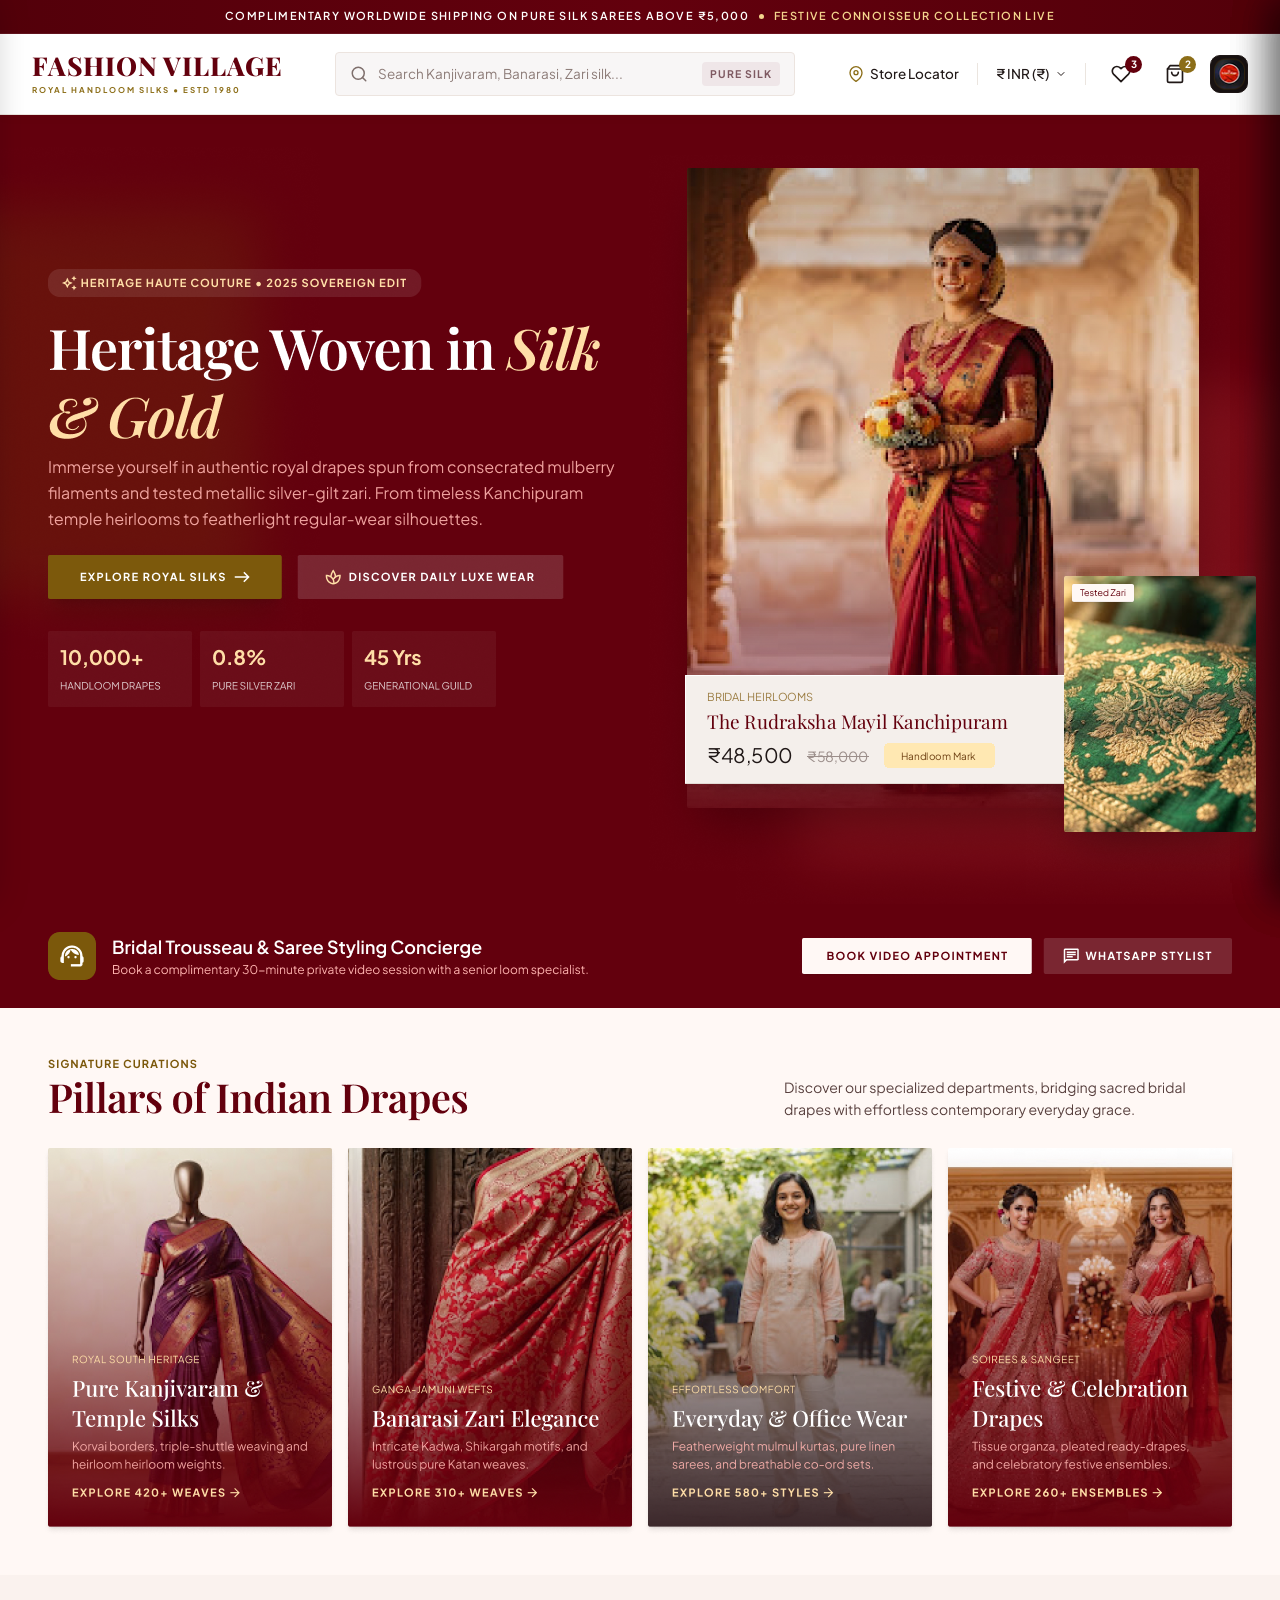
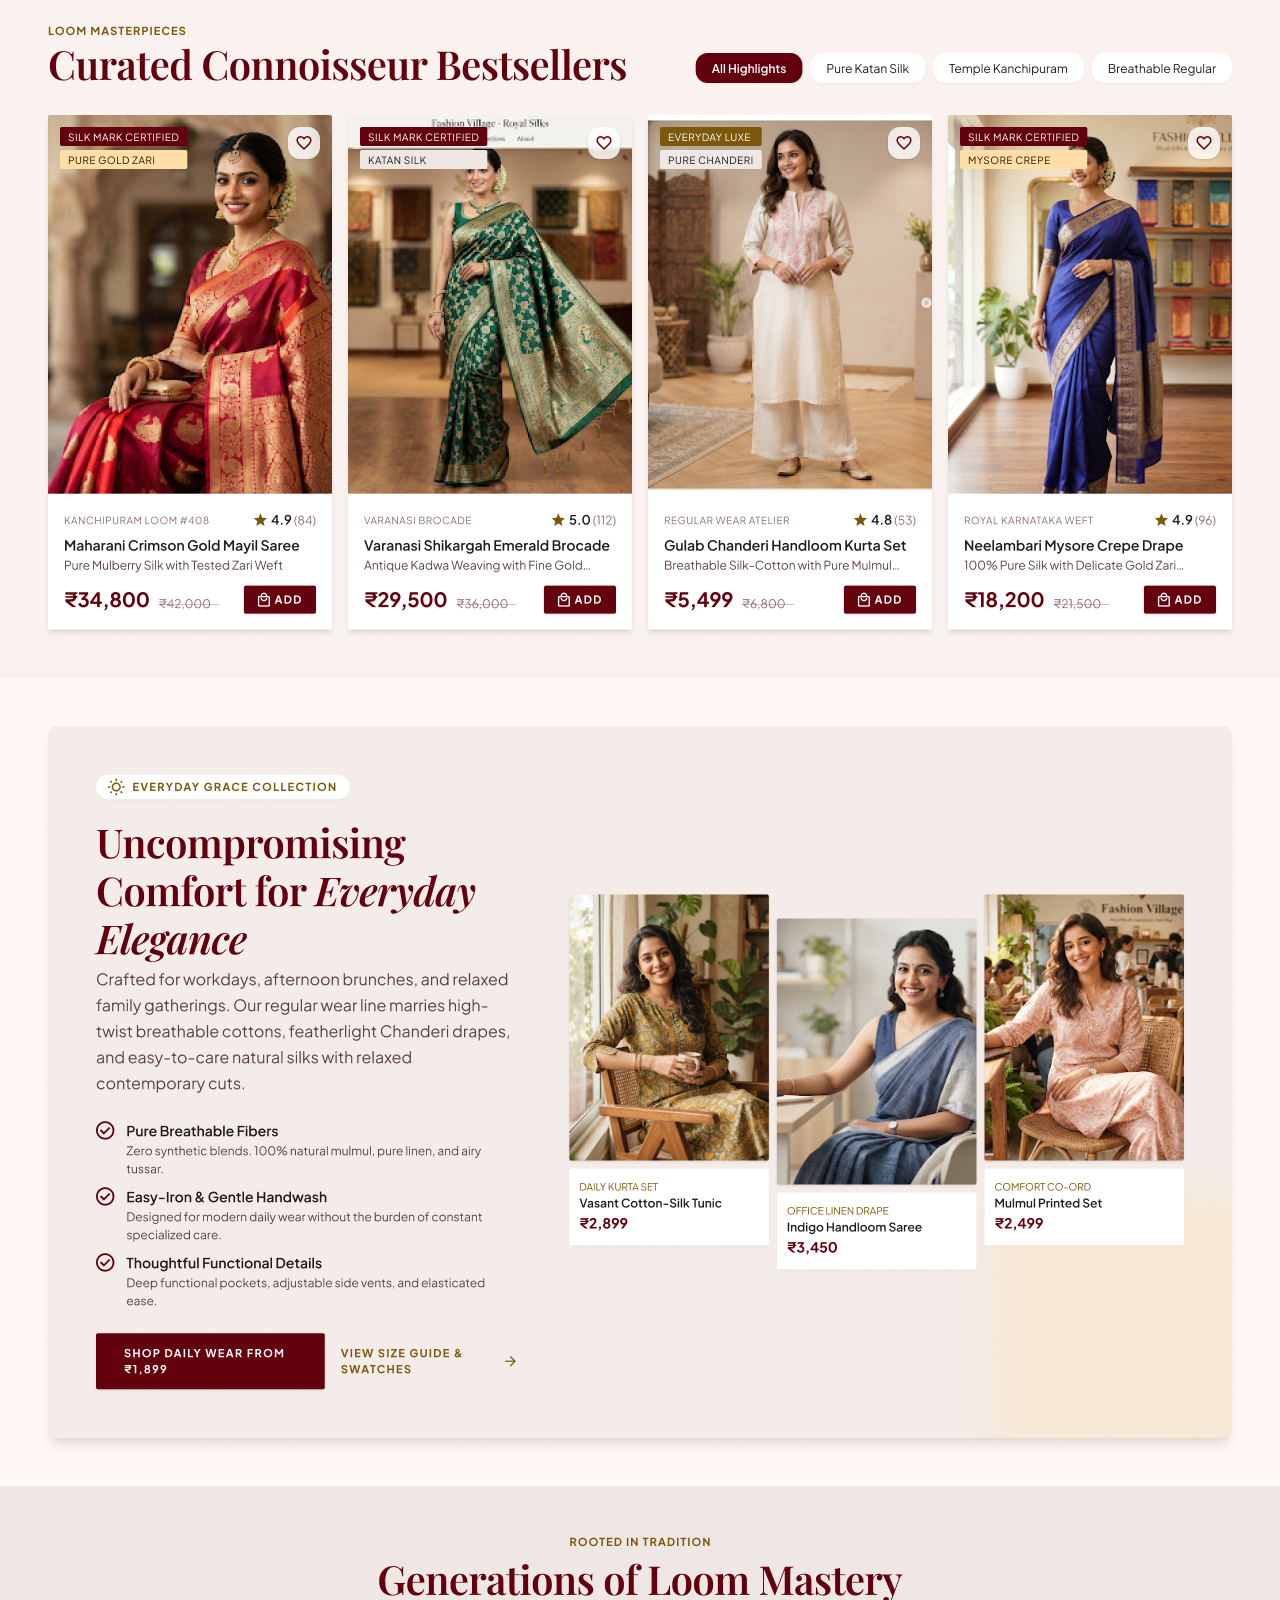
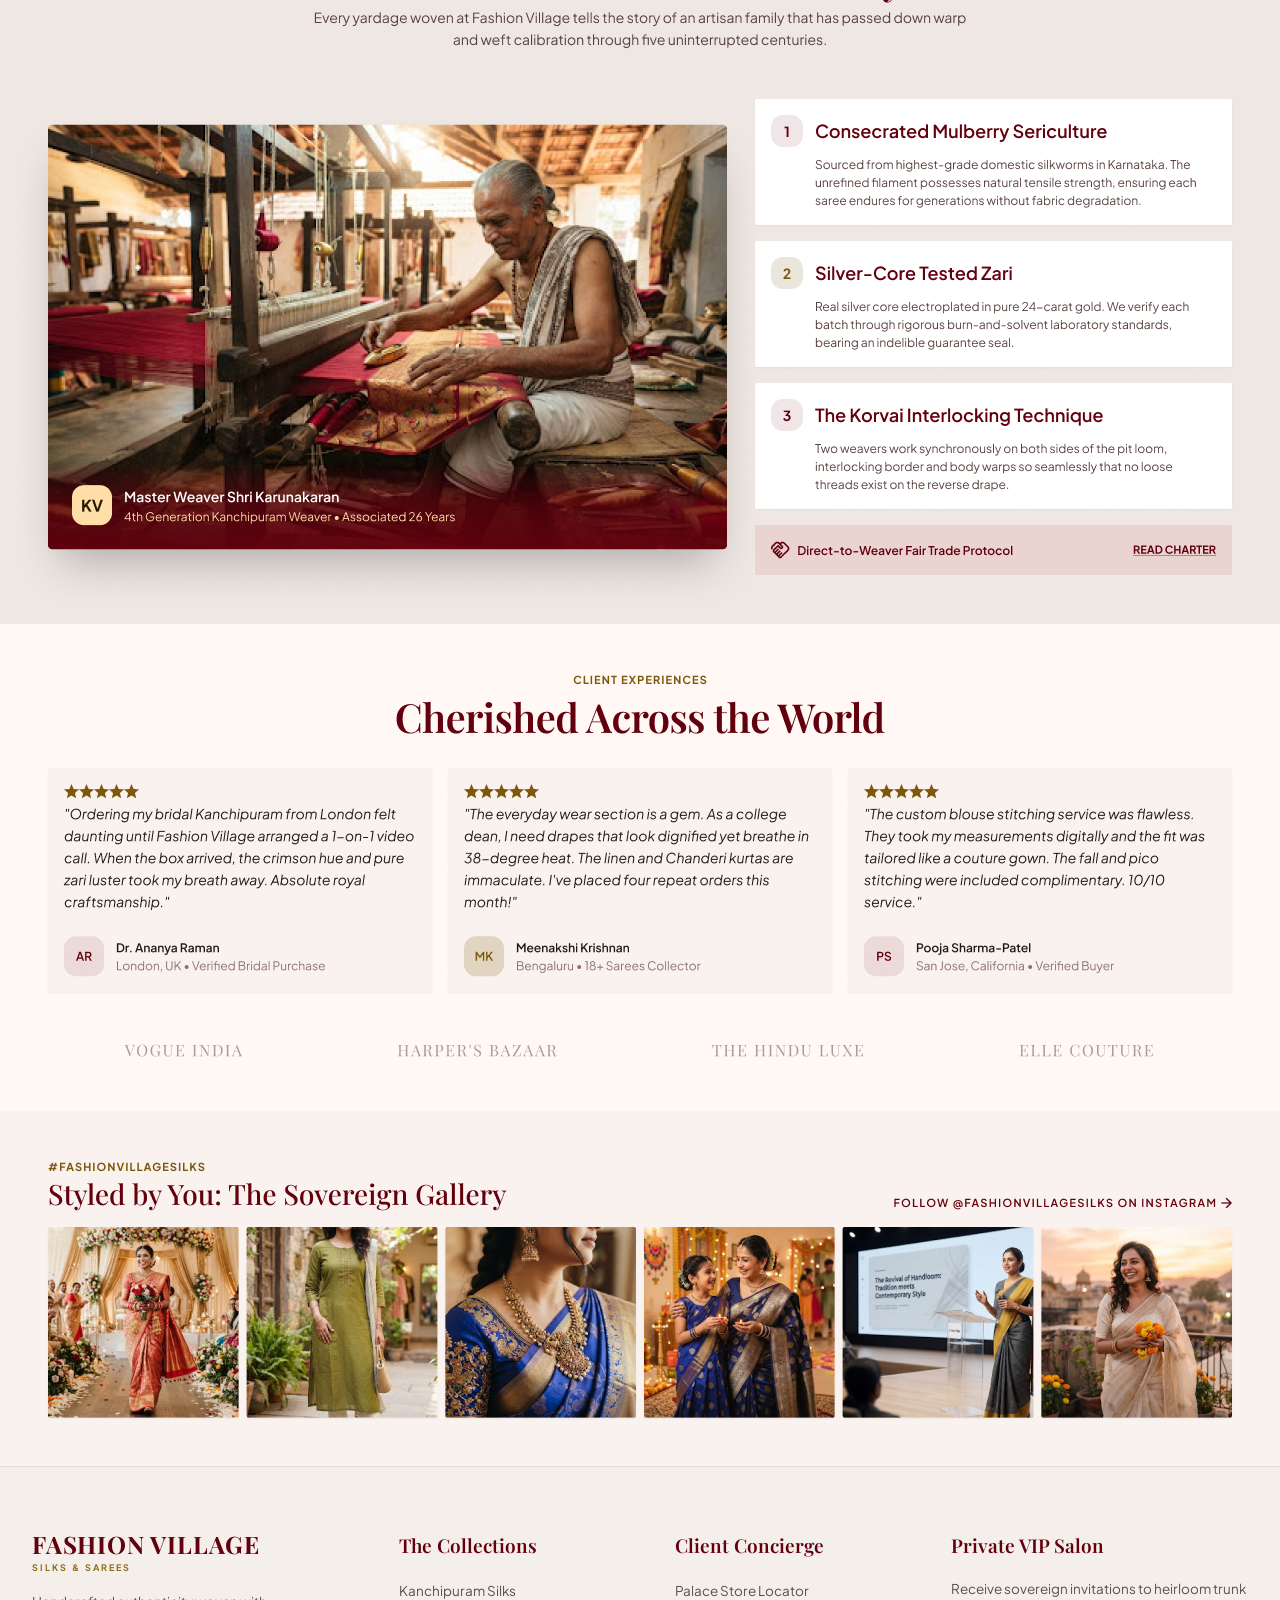
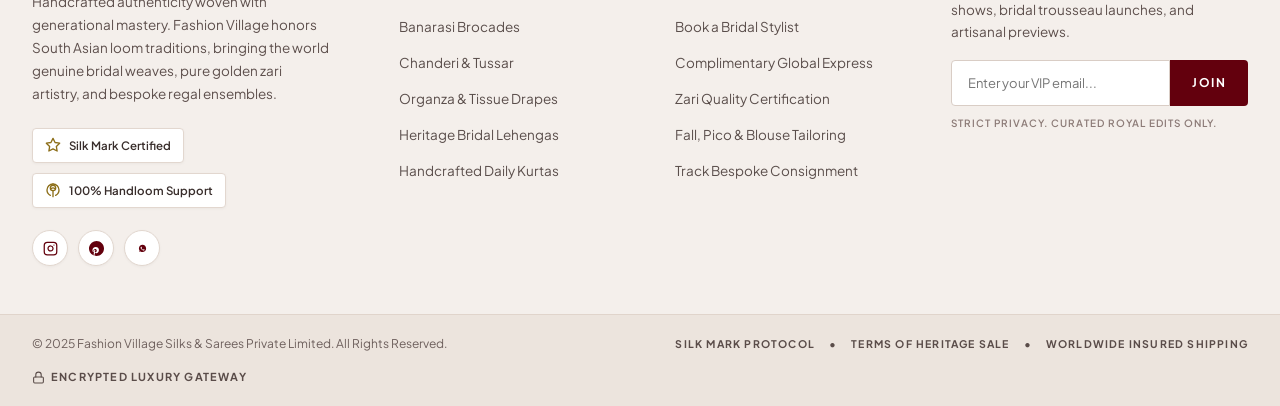
<file: index.html>
<!DOCTYPE html>
<html lang="en">
<head>
  <meta charset="UTF-8">
  <meta name="viewport" content="width=device-width, initial-scale=1.0">
  <title>Fashion Village | Heritage Weaves, Royal Silks &amp; Sovereign Drapes</title>
  <meta name="description" content="Immerse yourself in authentic royal drapes spun from consecrated mulberry filaments and tested metallic silver-gilt zari. Kanchipuram, Banarasi, and daily luxe heirlooms.">
  
  <!-- Fonts -->
  <link rel="preconnect" href="https://fonts.googleapis.com">
  <link rel="preconnect" href="https://fonts.gstatic.com" crossorigin>
  <link href="https://fonts.googleapis.com/css2?family=Cormorant+Garamond:ital,wght@0,400;0,600;0,700;1,400;1,600&family=Playfair+Display:ital,wght@0,400;0,600;0,700;1,400;1,600;1,700&family=Plus+Jakarta+Sans:wght@300;400;500;600;700&display=swap" rel="stylesheet">
  
  <link rel="stylesheet" href="css/style.css">
</head>
<body>

  <!-- =========================================================================
       0. Announcement Bar
       ========================================================================= -->
  <aside class="top-announcement-bar" role="region" aria-label="Announcements">
    <div class="announcement-text">
      <span>COMPLIMENTARY WORLDWIDE SHIPPING ON PURE SILK SAREES ABOVE &#8377;5,000</span>
      <span class="dot"></span>
      <span style="color:var(--color-gold-light);">FESTIVE CONNOISSEUR COLLECTION LIVE</span>
    </div>
  </aside>

  <!-- =========================================================================
       1. Coded Luxury Header Navigation (Crisp, Unclipped & Responsive)
       ========================================================================= -->
  <header class="site-header" id="site-header">
    <div class="header-container">
      
      <!-- Mobile Hamburger Button -->
      <button type="button" class="mobile-menu-btn" id="mobile-menu-toggle" aria-label="Open Mobile Menu">
        <svg width="24" height="24" viewBox="0 0 24 24" fill="none" stroke="currentColor" stroke-width="2" stroke-linecap="round" stroke-linejoin="round">
          <line x1="3" y1="12" x2="21" y2="12"></line>
          <line x1="3" y1="6" x2="21" y2="6"></line>
          <line x1="3" y1="18" x2="21" y2="18"></line>
        </svg>
      </button>

      <!-- Brand Logo (Pure Refined Typography) -->
      <a href="index.html" class="brand-logo" aria-label="Fashion Village Home">
        <span class="brand-name">FASHION VILLAGE</span>
        <span class="brand-sub">ROYAL HANDLOOM SILKS &bull; ESTD 1980</span>
      </a>

      <!-- Real Live Interactive Search Box -->
      <div class="search-container">
        <div class="search-bar">
          <span class="search-icon">
            <svg width="18" height="18" viewBox="0 0 24 24" fill="none" stroke="currentColor" stroke-width="2" stroke-linecap="round" stroke-linejoin="round">
              <circle cx="11" cy="11" r="8"></circle>
              <line x1="21" y1="21" x2="16.65" y2="16.65"></line>
            </svg>
          </span>
          <input type="text" id="search-input" class="search-input" placeholder="Search Kanjivaram, Banarasi, Zari silk..." autocomplete="off">
          <span class="search-pill">PURE SILK</span>
        </div>

        <!-- Autocomplete Suggestions Dropdown -->
        <div class="search-dropdown" id="search-dropdown">
          <div class="dropdown-section-title">Popular Weaves &amp; Edits</div>
          <div class="dropdown-tags">
            <span class="dropdown-tag" onclick="triggerSearch('Rudraksha Mayil Kanchipuram')">Rudraksha Mayil</span>
            <span class="dropdown-tag" onclick="triggerSearch('Banarasi Katan Kadwa')">Banarasi Kadwa</span>
            <span class="dropdown-tag" onclick="triggerSearch('Tested Zari Bridal')">Tested Zari</span>
            <span class="dropdown-tag" onclick="triggerSearch('Featherlight Linen Silk')">Everyday Grace</span>
          </div>
          <div id="search-live-results">
            <div class="dropdown-item" onclick="triggerSearch('Bridal Kanchipuram Silk')">
              <span><strong>Bridal Kanchipuram</strong> Silk Sarees</span>
              <span style="font-size:11.5px; color:#8C6E18;">120+ Weaves</span>
            </div>
            <div class="dropdown-item" onclick="triggerSearch('Varanasi Antique Jangla')">
              <span><strong>Varanasi Antique</strong> Jangla Weaves</span>
              <span style="font-size:11.5px; color:#8C6E18;">64 Weaves</span>
            </div>
          </div>
        </div>
      </div>

      <!-- Header Nav Actions (Store Locator, Currency, Wishlist, Bag, Avatar) -->
      <div class="header-nav-actions">
        <!-- Mobile Search Toggle Button -->
        <button type="button" class="icon-action-btn mobile-search-toggle-btn" id="mobile-search-toggle" title="Search Weaves">
          <svg width="18" height="18" viewBox="0 0 24 24" fill="none" stroke="currentColor" stroke-width="2" stroke-linecap="round" stroke-linejoin="round">
            <circle cx="11" cy="11" r="8"></circle>
            <line x1="21" y1="21" x2="16.65" y2="16.65"></line>
          </svg>
        </button>

        
        <!-- Store Locator (Desktop) -->
        <button type="button" class="nav-action-item" id="store-locator-btn" title="Find a Flagship Boutique">
          <svg width="16" height="16" viewBox="0 0 24 24" fill="none" stroke="#8C6E18" stroke-width="2" stroke-linecap="round" stroke-linejoin="round">
            <path d="M21 10c0 7-9 13-9 13s-9-6-9-13a9 9 0 0 1 18 0z"></path>
            <circle cx="12" cy="10" r="3"></circle>
          </svg>
          <span>Store Locator</span>
        </button>

        <span class="header-v-divider"></span>

        <!-- Currency Switcher (Desktop) -->
        <div style="position: relative;">
          <button type="button" class="nav-action-item" id="currency-selector-btn" aria-haspopup="true">
            <span id="current-currency-label">&#8377; INR (&#8377;)</span>
            <svg width="12" height="12" viewBox="0 0 24 24" fill="none" stroke="currentColor" stroke-width="2" stroke-linecap="round" stroke-linejoin="round">
              <polyline points="6 9 12 15 18 9"></polyline>
            </svg>
          </button>
          <div class="currency-dropdown-box" id="currency-dropdown">
            <div class="dropdown-item currency-option" data-currency="INR">&#8377; INR (India)</div>
            <div class="dropdown-item currency-option" data-currency="USD">$ USD (United States)</div>
            <div class="dropdown-item currency-option" data-currency="EUR">&euro; EUR (Europe)</div>
            <div class="dropdown-item currency-option" data-currency="GBP">&pound; GBP (UK)</div>
            <div class="dropdown-item currency-option" data-currency="AED">AED (UAE)</div>
          </div>
        </div>

        <span class="header-v-divider"></span>

        <!-- Wishlist (3) -->
        <button type="button" class="icon-action-btn" id="wishlist-btn" title="Saved Heirlooms (3 Items)">
          <svg width="20" height="20" viewBox="0 0 24 24" fill="none" stroke="currentColor" stroke-width="2" stroke-linecap="round" stroke-linejoin="round">
            <path d="M20.84 4.61a5.5 5.5 0 0 0-7.78 0L12 5.67l-1.06-1.06a5.5 5.5 0 0 0-7.78 7.78l1.06 1.06L12 21.23l7.78-7.78 1.06-1.06a5.5 5.5 0 0 0 0-7.78z"></path>
          </svg>
          <span class="nav-counter-badge badge-maroon" id="wishlist-count">3</span>
        </button>

        <!-- Shopping Bag (2) -->
        <button type="button" class="icon-action-btn" id="cart-btn" title="Shopping Bag (2 Items)">
          <svg width="20" height="20" viewBox="0 0 24 24" fill="none" stroke="currentColor" stroke-width="2" stroke-linecap="round" stroke-linejoin="round">
            <path d="M6 2L3 6v14a2 2 0 0 0 2 2h14a2 2 0 0 0 2-2V6l-3-4z"></path>
            <line x1="3" y1="6" x2="21" y2="6"></line>
            <path d="M16 10a4 4 0 0 1-8 0"></path>
          </svg>
          <span class="nav-counter-badge badge-gold" id="cart-count">2</span>
        </button>

        <!-- VIP Avatar -->
        <button type="button" class="user-avatar-circle" title="VIP Sovereign Account" onclick="showToast('Welcome to Fashion Village Sovereign Circle')">
          <img src="assets/avatar.png" alt="VIP Member Avatar">
        </button>

      </div>

    </div>
  </header>

  <!-- Mobile Expandable Search Bar -->
  <div class="mobile-search-bar" id="mobile-search-bar">
    <div class="search-bar">
      <span class="search-icon">
        <svg width="16" height="16" viewBox="0 0 24 24" fill="none" stroke="currentColor" stroke-width="2" stroke-linecap="round" stroke-linejoin="round">
          <circle cx="11" cy="11" r="8"></circle>
          <line x1="21" y1="21" x2="16.65" y2="16.65"></line>
        </svg>
      </span>
      <input type="text" id="mobile-search-input" class="search-input" placeholder="Search Kanjivaram, Banarasi, Zari...">
    </div>
  </div>


  <!-- =========================================================================
       2. Section 1: Editorial Hero Section (assets/hero_trimmed.png)
       ========================================================================= -->
  <section class="section-bleed bleed-hero" id="hero" aria-labelledby="hero-title">
    <div class="section-frame desktop-only">
      <img src="assets/hero_trimmed.png" alt="Heritage Woven in Silk &amp; Gold - 2025 Sovereign Edit">

      <!-- Badge Hotspot -->
      <div class="hotspot" style="left: 3.75%; top: 21.5%; width: 23%; height: 4.8%; border-radius: 999px;" onclick="showToast('2025 Sovereign Edit • Hand-curated bridal drapes')"></div>

      <!-- Button 1: EXPLORE ROYAL SILKS → -->
      <a href="#categories" class="hotspot" style="left: 3.75%; top: 61.7%; width: 14.3%; height: 6.3%;" title="Explore Royal Silks">
        <span class="hotspot-tooltip">Explore 420+ Royal Silk Weaves &rarr;</span>
      </a>

      <!-- Button 2: DISCOVER DAILY LUXE WEAR -->
      <a href="everyday.html" class="hotspot" style="left: 18.8%; top: 61.7%; width: 16.3%; height: 6.3%;" title="Discover Daily Luxe Wear">
        <span class="hotspot-tooltip">View Featherlight Silhouettes &rarr;</span>
      </a>

      <!-- Stat Card 1: 10,000+ HANDLOOM DRAPES -->
      <div class="hotspot" style="left: 3.75%; top: 72.4%; width: 8.8%; height: 10.1%;" onclick="showToast('Over 10,000 consecrated handloom drapes preserved.')" title="10,000+ Handloom Drapes">
        <span class="hotspot-tooltip">10,000+ Handloom Drapes</span>
      </div>

      <!-- Stat Card 2: 0.8% PURE SILVER ZARI -->
      <div class="hotspot" style="left: 12.9%; top: 72.4%; width: 8.8%; height: 10.1%;" onclick="showToast('Certified 0.8% Pure Silver Electroplate Tested Zari.')" title="0.8% Pure Silver Zari">
        <span class="hotspot-tooltip">0.8% Tested Silver Zari</span>
      </div>

      <!-- Stat Card 3: 45 Yrs GENERATIONAL GUILD -->
      <div class="hotspot" style="left: 22.1%; top: 72.4%; width: 8.8%; height: 10.1%;" onclick="showToast('45 Years of generational weaver guild mastery.')" title="45 Yrs Generational Guild">
        <span class="hotspot-tooltip">45 Yrs Master Loom Guild</span>
      </div>

      <!-- Product Card Hotspot: "The Rudraksha Mayil Kanchipuram" -->
      <div class="hotspot hotspot-product" id="hero-product-trigger" style="left: 53.5%; top: 70.9%; width: 29.5%; height: 13.7%;" title="Click to view The Rudraksha Mayil Kanchipuram">
        <span class="hotspot-tooltip" style="bottom: auto; top: -38px;">Quick View: The Rudraksha Mayil (&#8377;48,500)</span>
      </div>

      <!-- Tested Zari Swatch Hotspot (Bottom Right) -->
      <div class="hotspot" id="hero-swatch-trigger" style="left: 83.3%; top: 64.3%; width: 14.8%; height: 26.5%;" title="Inspect Tested Zari Purity Certificate">
        <span class="hotspot-tooltip" style="bottom: auto; top: -38px;">View Tested Zari Lab Assay</span>
      </div>

    </div>

    <!-- Mobile Dedicated Luxury Hero -->
    <div class="mobile-only mobile-hero-wrapper">
      <div class="mobile-hero-img-box">
        <img src="assets/mobile/bride_clean_hero.png" alt="Heritage Royal Silk Saree - 2025 Sovereign Edit">
        <div class="mobile-hero-gradient-overlay"></div>
        <div class="mobile-hero-badge-pill">2025 SOVEREIGN EDIT</div>
      </div>
      
      <div class="mobile-hero-body">
        <span class="mobile-sub-tag">CONSECRATED MULBERRY &bull; TESTED ZARI</span>
        <h1 class="mobile-hero-title">Heritage Woven in Silk &amp; Gold</h1>
        <p class="mobile-hero-desc">
          Immerse yourself in authentic royal drapes spun from certified pure filaments and 100% lab-tested silver-gilt metallic zari.
        </p>

        <div class="mobile-hero-cta-grid">
          <a href="#categories" class="mobile-btn-primary">EXPLORE ROYAL SILKS &rarr;</a>
          <a href="concierge.html" class="mobile-btn-secondary">VIDEO CONCIERGE</a>
        </div>

        <!-- Stat Badges Row -->
        <div class="mobile-stats-row">
          <div class="mobile-stat-card">
            <div class="mobile-stat-num">10,000+</div>
            <div class="mobile-stat-lbl">Handloom Drapes</div>
          </div>
          <div class="mobile-stat-card">
            <div class="mobile-stat-num">0.8%</div>
            <div class="mobile-stat-lbl">Tested Silver Zari</div>
          </div>
          <div class="mobile-stat-card">
            <div class="mobile-stat-num">45 Yrs</div>
            <div class="mobile-stat-lbl">Master Loom Guild</div>
          </div>
        </div>

        <!-- Featured Bridal Saree Quick Card -->
        <div class="mobile-featured-card" onclick="openProductQuickView('The Rudraksha Mayil Kanchipuram', 48500, 'Hand-spun on a traditional triple-shuttle Korvai pit-loom. Sacred Rudraksha motifs and twin Mayil medallions along the authentic Ganga-Jamuni border.')">
          <div class="mobile-featured-thumb">
            <img src="assets/hero_swatch_clean.png" alt="The Rudraksha Mayil Swatch">
          </div>
          <div class="mobile-featured-info">
            <span class="mobile-featured-tag">FEATURED BRIDAL HEIRLOOM</span>
            <div class="mobile-featured-name">The Rudraksha Mayil Kanchipuram</div>
            <div class="mobile-featured-price-row">
              <span class="mobile-price" data-inr-price="48500">&#8377;48,500</span>
              <span class="mobile-strike" data-inr-price="58000">&#8377;58,000</span>
              <span class="mobile-pill">Handloom Mark</span>
            </div>
          </div>
          <svg class="mobile-card-chevron" width="18" height="18" viewBox="0 0 24 24" fill="none" stroke="currentColor" stroke-width="2" stroke-linecap="round" stroke-linejoin="round">
            <polyline points="9 18 15 12 9 6"></polyline>
          </svg>
        </div>

      </div>
    </div>
  </section>

  <!-- =========================================================================
       3. Interactive Concierge Banner (Section - Interactive Concierge Banner.png)
       ========================================================================= -->
  <section class="section-bleed bleed-concierge" id="concierge" aria-labelledby="concierge-title">
    <div class="section-frame desktop-only">
      <img src="images/Section - Interactive Concierge Banner.png" alt="Bridal Trousseau &amp; Saree Styling Concierge">

      <!-- Left Concierge Info Hotspot -->
      <a href="concierge.html" class="hotspot" style="left: 3.75%; top: 20%; width: 45%; height: 60%;" title="Learn about Video Concierge Suite"></a>

      <!-- Button 1: BOOK VIDEO APPOINTMENT -->
      <button type="button" class="hotspot trigger-appointment" style="left: 62.6%; top: 32.7%; width: 17.6%; height: 34.6%;" title="Book Complimentary Private Video Appointment">
        <span class="hotspot-tooltip">Open Video Suite Booking</span>
      </button>

      <!-- Button 2: WHATSAPP STYLIST -->
      <button type="button" class="hotspot trigger-whatsapp" style="left: 81.8%; top: 32.7%; width: 14.4%; height: 34.6%;" title="Chat with Senior Loom Stylist on WhatsApp">
        <span class="hotspot-tooltip">Instant WhatsApp Stylist Chat</span>
      </button>

    </div>

    <!-- Mobile Concierge Card -->
    <div class="mobile-only mobile-concierge-wrapper">
      <div class="mobile-concierge-card">
        <span class="mobile-concierge-eyebrow">PRIVATE TROUSSEAU CONCIERGE</span>
        <h2 class="mobile-concierge-title">Private 4K Video Styling Suite</h2>
        <p class="mobile-concierge-desc">
          Connect directly with our master loom curators in Kanchipuram and Varanasi. Private live 4K draping consultations arranged exclusively for your wedding and trousseau.
        </p>

        <div class="mobile-concierge-actions">
          <button type="button" class="mobile-btn-gold trigger-appointment">
            <svg width="16" height="16" viewBox="0 0 24 24" fill="none" stroke="currentColor" stroke-width="2" stroke-linecap="round" stroke-linejoin="round">
              <rect x="3" y="4" width="18" height="18" rx="2" ry="2"></rect>
              <line x1="16" y1="2" x2="16" y2="6"></line>
              <line x1="8" y1="2" x2="8" y2="6"></line>
              <line x1="3" y1="10" x2="21" y2="10"></line>
            </svg>
            <span>BOOK VIDEO APPOINTMENT</span>
          </button>

          <button type="button" class="mobile-btn-wa trigger-whatsapp">
            <svg width="16" height="16" viewBox="0 0 24 24" fill="currentColor">
              <path d="M12.031 6.172c-3.181 0-5.767 2.586-5.768 5.766-.001 1.298.38 2.27 1.019 3.287l-.582 2.128 2.182-.573c.978.58 1.911.928 3.145.929 3.178 0 5.767-2.587 5.768-5.766.001-3.187-2.575-5.771-5.764-5.771zm3.392 8.244c-.144.405-.837.774-1.17.824-.312.045-.698.077-2.008-.466-1.579-.654-2.597-2.261-2.677-2.367-.077-.105-.635-.847-.635-1.616 0-.769.404-1.148.547-1.306.144-.158.314-.198.418-.198.106 0 .211.002.304.006.098.005.23-.037.36.275.134.321.458 1.116.498 1.198.04.081.067.176.013.282-.053.107-.08.175-.16.269-.08.093-.169.208-.241.279-.08.079-.164.165-.07.327.093.162.417.689.896 1.115.616.549 1.135.719 1.298.8.162.081.258.07.354-.041.096-.111.411-.479.521-.643.111-.164.22-.137.37-.082.15.054.957.451 1.121.533.164.082.274.122.314.19.04.068.04.394-.104.799z"/>
            </svg>
            <span>WHATSAPP SENIOR STYLIST</span>
          </button>
        </div>
      </div>
    </div>
  </section>

  <!-- =========================================================================
       4. Section 3: Category Showcase Grid (Section - 3. Category Showcase Grid.png)
       ========================================================================= -->
  <section class="section-bleed bleed-categories" id="categories" aria-labelledby="cat-heading">
    <div class="section-frame desktop-only">
      <img src="images/Section - 3. Category Showcase Grid.png" alt="Pillars of Indian Drapes - Signature Curations Category Showcase">

      <!-- Card 1: Pure Kanjivaram & Temple Silks -->
      <a href="kanjivaram.html" class="hotspot hotspot-product" style="left: 3.75%; top: 43.2%; width: 22%; height: 48.5%;" title="Explore Pure Kanjivaram &amp; Temple Silks">
        <span class="hotspot-tooltip">Explore 420+ Kanjivaram Weaves &rarr;</span>
      </a>

      <!-- Card 2: Banarasi Zari Elegance -->
      <a href="banarasi.html" class="hotspot hotspot-product" style="left: 27.2%; top: 43.2%; width: 22%; height: 48.5%;" title="Explore Banarasi Zari Elegance">
        <span class="hotspot-tooltip">Explore 310+ Banarasi Weaves &rarr;</span>
      </a>

      <!-- Card 3: Everyday & Office Wear -->
      <a href="everyday.html" class="hotspot hotspot-product" style="left: 50.6%; top: 43.2%; width: 22%; height: 48.5%;" title="Explore Everyday &amp; Office Wear">
        <span class="hotspot-tooltip">Explore 580+ Everyday Styles &rarr;</span>
      </a>

      <!-- Card 4: Festive & Celebration Drapes -->
      <a href="kanjivaram.html" class="hotspot hotspot-product" style="left: 74%; top: 43.2%; width: 22%; height: 48.5%;" title="Explore Festive &amp; Celebration Ensembles">
        <span class="hotspot-tooltip">Explore 260+ Festive Ensembles &rarr;</span>
      </a>

    </div>

    <!-- Mobile Category Grid -->
    <div class="mobile-only mobile-section-padding">
      <div class="mobile-section-header">
        <span class="mobile-sec-eyebrow">SIGNATURE CURATIONS</span>
        <h2 class="mobile-sec-title">Pillars of Indian Drapes</h2>
        <div class="mobile-sec-divider"></div>
      </div>

      <div class="mobile-categories-grid">
        <a href="kanjivaram.html" class="mobile-cat-card" title="Pure Kanjivaram &amp; Temple Silks">
          <img src="assets/mobile/cat_kanjivaram.png" alt="Pure Kanjivaram &amp; Temple Silks">
        </a>

        <a href="banarasi.html" class="mobile-cat-card" title="Banarasi Zari Elegance">
          <img src="assets/mobile/cat_banarasi.png" alt="Banarasi Zari Elegance">
        </a>

        <a href="everyday.html" class="mobile-cat-card" title="Everyday &amp; Office Wear">
          <img src="assets/mobile/cat_everyday.png" alt="Everyday &amp; Office Wear">
        </a>

        <a href="kanjivaram.html" class="mobile-cat-card" title="Festive &amp; Celebration Drapes">
          <img src="assets/mobile/cat_festive.png" alt="Festive &amp; Celebration Drapes">
        </a>
      </div>
    </div>
  </section>

  <!-- =========================================================================
       5. Section 4: Curated Bestsellers Section (4. Curated Bestsellers Section@2x.png)
       ========================================================================= -->
  <section class="section-bleed bleed-bestsellers" id="bestsellers" aria-labelledby="bestsellers-heading">
    <div class="section-frame desktop-only">
      <img src="images/4. Curated Bestsellers Section@2x.png" alt="Curated Bestsellers - Handloom Masterpieces in High Demand">

      <!-- Bestseller Product 1 Hotspot -->
      <div class="hotspot hotspot-product" style="left: 3.75%; top: 18%; width: 22%; height: 75%;" onclick="openProductQuickView('Kanjivaram Vaira Oosi Brocade', 42000, 'Tested Zari • Royal Emerald &amp; Crimson')">
        <span class="hotspot-tooltip">Quick View: Vaira Oosi (&#8377;42,000)</span>
      </div>

      <!-- Bestseller Product 2 Hotspot -->
      <div class="hotspot hotspot-product" style="left: 27.2%; top: 18%; width: 22%; height: 75%;" onclick="openProductQuickView('Banarasi Katan Shikargah', 58500, 'Pure Silver Weft • Consecrated Mulberry Silk')">
        <span class="hotspot-tooltip">Quick View: Katan Shikargah (&#8377;58,500)</span>
      </div>

      <!-- Bestseller Product 3 Hotspot -->
      <div class="hotspot hotspot-product" style="left: 50.6%; top: 18%; width: 22%; height: 75%;" onclick="openProductQuickView('Tissue Organza Bridal Draping', 34500, 'Featherlight Metallic Sheen • Champagne Gold')">
        <span class="hotspot-tooltip">Quick View: Tissue Organza (&#8377;34,500)</span>
      </div>

      <!-- Bestseller Product 4 Hotspot -->
      <div class="hotspot hotspot-product" style="left: 74%; top: 18%; width: 22%; height: 75%;" onclick="openProductQuickView('Arundhati Korvai Muhurtham Silk', 64000, 'Triple Shuttle Pit Loom • Heritage Mayil Border')">
        <span class="hotspot-tooltip">Quick View: Arundhati Korvai (&#8377;64,000)</span>
      </div>

    </div>
  
    <!-- Mobile Bestsellers Section -->
    <div class="mobile-only mobile-section-padding">
      <div class="mobile-section-header">
        <span class="mobile-sec-eyebrow">HANDLOOM MASTERPIECES IN HIGH DEMAND</span>
        <h2 class="mobile-sec-title">Curated Bestsellers</h2>
        <div class="mobile-sec-divider"></div>
      </div>

      <div class="mobile-products-grid">
        <div class="mobile-prod-card" onclick="openProductQuickView('Maharani Crimson Gold Mayil Saree', 34800, 'Pure Mulberry Silk with Tested Zari Weft • Kanchipuram Loom #408')">
          <div class="mobile-prod-img-box">
            <img src="assets/mobile/best_photo_1.png" alt="Maharani Crimson Gold Mayil Saree">
            <span class="mobile-prod-badge">SILK MARK CERTIFIED</span>
          </div>
          <div class="mobile-prod-body">
            <span class="mobile-prod-cat">KANCHIPURAM WEAVES</span>
            <h3 class="mobile-prod-title">Maharani Crimson Gold Mayil Saree</h3>
            <div class="mobile-prod-meta">Pure Mulberry Silk &bull; Tested Zari Weft</div>
            <div class="mobile-prod-price-box">
              <span class="mobile-prod-price" data-inr-price="34800">&#8377;34,800</span>
              <span class="mobile-prod-strike" data-inr-price="42000">&#8377;42,000</span>
            </div>
            <button type="button" class="mobile-prod-cta">Quick View &rarr;</button>
          </div>
        </div>

        <div class="mobile-prod-card" onclick="openProductQuickView('Varanasi Shikargah Emerald Brocade', 29500, 'Antique Kadwa Weaving with Fine Gold Weft • Consecrated Mulberry Silk')">
          <div class="mobile-prod-img-box">
            <img src="assets/mobile/best_photo_2.png" alt="Varanasi Shikargah Emerald Brocade">
            <span class="mobile-prod-badge">PURE SILVER WEFT</span>
          </div>
          <div class="mobile-prod-body">
            <span class="mobile-prod-cat">VARANASI BROCADE</span>
            <h3 class="mobile-prod-title">Varanasi Shikargah Emerald Brocade</h3>
            <div class="mobile-prod-meta">Antique Kadwa &bull; Fine Gold Weft</div>
            <div class="mobile-prod-price-box">
              <span class="mobile-prod-price" data-inr-price="29500">&#8377;29,500</span>
              <span class="mobile-prod-strike" data-inr-price="36000">&#8377;36,000</span>
            </div>
            <button type="button" class="mobile-prod-cta">Quick View &rarr;</button>
          </div>
        </div>

        <div class="mobile-prod-card" onclick="openProductQuickView('Gulab Chanderi Handloom Kurta Set', 5499, 'Breathable Silk-Cotton with Pure Mulmul Lining • Regular Wear Atelier')">
          <div class="mobile-prod-img-box">
            <img src="assets/mobile/best_photo_3.png" alt="Gulab Chanderi Handloom Kurta Set">
            <span class="mobile-prod-badge">PURE CHANDERI</span>
          </div>
          <div class="mobile-prod-body">
            <span class="mobile-prod-cat">REGULAR WEAR ATELIER</span>
            <h3 class="mobile-prod-title">Gulab Chanderi Handloom Kurta Set</h3>
            <div class="mobile-prod-meta">Breathable Silk-Cotton with Mulmul</div>
            <div class="mobile-prod-price-box">
              <span class="mobile-prod-price" data-inr-price="5499">&#8377;5,499</span>
              <span class="mobile-prod-strike" data-inr-price="6800">&#8377;6,800</span>
            </div>
            <button type="button" class="mobile-prod-cta">Quick View &rarr;</button>
          </div>
        </div>

        <div class="mobile-prod-card" onclick="openProductQuickView('Neelambari Mysore Crepe Drape', 18200, '100% Pure Silk with Delicate Gold Zari Border • Royal Karnataka Weft')">
          <div class="mobile-prod-img-box">
            <img src="assets/mobile/best_photo_4.png" alt="Neelambari Mysore Crepe Drape">
            <span class="mobile-prod-badge">KORVAI PIT LOOM</span>
          </div>
          <div class="mobile-prod-body">
            <span class="mobile-prod-cat">ROYAL KARNATAKA WEFT</span>
            <h3 class="mobile-prod-title">Neelambari Mysore Crepe Drape</h3>
            <div class="mobile-prod-meta">100% Pure Silk &bull; Delicate Gold Zari</div>
            <div class="mobile-prod-price-box">
              <span class="mobile-prod-price" data-inr-price="18200">&#8377;18,200</span>
              <span class="mobile-prod-strike" data-inr-price="21500">&#8377;21,500</span>
            </div>
            <button type="button" class="mobile-prod-cta">Quick View &rarr;</button>
          </div>
        </div>
      </div>
    </div>
  </section>

  <!-- =========================================================================
       6. Section 5: 'Everyday Grace' Regular Wear Spotlight
       ========================================================================= -->
  <section class="section-bleed bleed-everyday" id="everyday-grace" aria-labelledby="everyday-heading">
    <div class="section-frame desktop-only">
      <img src="images/Section - 5. 'Everyday Grace - Regular Wear Spotlight.png" alt="Everyday Grace - Regular Wear Handloom Spotlight">

      <a href="everyday.html" class="hotspot" style="left: 3.75%; top: 82%; width: 20%; height: 8%;" title="Shop Everyday Grace Wardrobe">
        <span class="hotspot-tooltip">Shop Everyday Grace Edit &rarr;</span>
      </a>

      <a href="everyday.html" class="hotspot hotspot-product" style="left: 3.75%; top: 22%; width: 44%; height: 55%;" title="Mulmul Cotton &amp; Breathable Linen"></a>
      <a href="everyday.html" class="hotspot hotspot-product" style="left: 52%; top: 22%; width: 44%; height: 55%;" title="Office Luxe Silk-Linen Co-ords"></a>

    </div>
  
    <!-- Mobile Everyday Grace Spotlight -->
    <div class="mobile-only mobile-section-padding">
      <div class="mobile-section-header">
        <span class="mobile-sec-eyebrow">BREATHABLE EVERYDAY LUXE</span>
        <h2 class="mobile-sec-title">Everyday Grace Spotlight</h2>
        <div class="mobile-sec-divider"></div>
        <p class="mobile-sec-desc">
          Featherweight mulmul kurtas, breathable pure linen sarees, and relaxed handloom co-ord sets tailored for boardrooms and serene weekends.
        </p>
      </div>

      <!-- Editorial Narrative Card (Pure HTML - No image of text!) -->
      <div class="mobile-everyday-editorial-card">
        <span class="mobile-ed-badge">EVERYDAY GRACE ATELIER</span>
        <h3 class="mobile-ed-title">Uncompromising Comfort for <em>Everyday Elegance</em></h3>
        <p class="mobile-ed-p">
          Crafted for workdays, afternoon brunches, and relaxed family gatherings. Our regular wear line marries high-twist breathable cottons, featherlight Chanderi drapes, and easy-to-care natural silks with relaxed contemporary cuts.
        </p>
        
        <div class="mobile-ed-features">
          <div class="mobile-ed-feature-item">
            <svg class="mobile-ed-check" width="16" height="16" viewBox="0 0 24 24" fill="none" stroke="currentColor" stroke-width="2.5" stroke-linecap="round" stroke-linejoin="round">
              <polyline points="20 6 9 17 4 12"></polyline>
            </svg>
            <div>
              <strong>Pure Breathable Fibers</strong>
              <span>Zero synthetic blends. 100% natural mulmul, pure linen, and airy tussar.</span>
            </div>
          </div>
          <div class="mobile-ed-feature-item">
            <svg class="mobile-ed-check" width="16" height="16" viewBox="0 0 24 24" fill="none" stroke="currentColor" stroke-width="2.5" stroke-linecap="round" stroke-linejoin="round">
              <polyline points="20 6 9 17 4 12"></polyline>
            </svg>
            <div>
              <strong>Easy-Iron &amp; Gentle Handwash</strong>
              <span>Designed for modern daily wear without the burden of constant specialized care.</span>
            </div>
          </div>
          <div class="mobile-ed-feature-item">
            <svg class="mobile-ed-check" width="16" height="16" viewBox="0 0 24 24" fill="none" stroke="currentColor" stroke-width="2.5" stroke-linecap="round" stroke-linejoin="round">
              <polyline points="20 6 9 17 4 12"></polyline>
            </svg>
            <div>
              <strong>Thoughtful Functional Details</strong>
              <span>Deep functional pockets, side vents, and elasticated ease.</span>
            </div>
          </div>
        </div>
      </div>

      <!-- 3 Real Everyday Products Grid -->
      <div class="mobile-everyday-prods-grid">
        <div class="mobile-everyday-prod-card" onclick="openProductQuickView('Vasant Cotton-Silk Tunic', 2899, 'Daily Kurta Set • Pure Mulmul with Silk-Cotton Blend')">
          <div class="mobile-ed-thumb">
            <img src="assets/mobile/everyday_p1.png" alt="Vasant Cotton-Silk Tunic">
          </div>
          <div class="mobile-ed-info">
            <span class="mobile-ed-cat">DAILY KURTA SET</span>
            <div class="mobile-ed-name">Vasant Cotton-Silk Tunic</div>
            <div class="mobile-ed-price">&#8377;2,899</div>
          </div>
        </div>

        <div class="mobile-everyday-prod-card" onclick="openProductQuickView('Indigo Handloom Saree', 3450, 'Office Linen Drape • Breathable Pure Handloom Linen')">
          <div class="mobile-ed-thumb">
            <img src="assets/mobile/everyday_p2.png" alt="Indigo Handloom Saree">
          </div>
          <div class="mobile-ed-info">
            <span class="mobile-ed-cat">OFFICE LINEN DRAPE</span>
            <div class="mobile-ed-name">Indigo Handloom Saree</div>
            <div class="mobile-ed-price">&#8377;3,450</div>
          </div>
        </div>

        <div class="mobile-everyday-prod-card" onclick="openProductQuickView('Mulmul Printed Set', 2499, 'Comfort Co-ord • Featherlight Cotton-Silk Daily Wear')">
          <div class="mobile-ed-thumb">
            <img src="assets/mobile/everyday_p3.png" alt="Mulmul Printed Set">
          </div>
          <div class="mobile-ed-info">
            <span class="mobile-ed-cat">COMFORT CO-ORD</span>
            <div class="mobile-ed-name">Mulmul Printed Set</div>
            <div class="mobile-ed-price">&#8377;2,499</div>
          </div>
        </div>
      </div>

      <a href="everyday.html" class="mobile-btn-primary" style="display:block; text-align:center; margin-top:20px;">
        SHOP DAILY WEAR FROM &#8377;1,899 &rarr;
      </a>
    </div>
  </section>

  <!-- =========================================================================
       7. Section 6: The Craftsmanship &amp; Weaver Story
       ========================================================================= -->
  <section class="section-bleed bleed-craft" id="craftsmanship" aria-labelledby="craft-heading">
    <div class="section-frame desktop-only">
      <img src="images/Section - 6. The Craftsmanship & Weaver Story.png" alt="The Craftsmanship &amp; Weaver Story - Preserving Generational Heritage">

      <button type="button" class="hotspot" style="left: 3.75%; top: 76%; width: 22%; height: 9%;" onclick="openVideoLoomModal()" title="Watch the Master Weaver Guild Documentary">
        <span class="hotspot-tooltip">&#9658; Watch Master Loom Film (4 Min)</span>
      </button>

      <a href="story.html" class="hotspot" style="left: 28%; top: 76%; width: 18%; height: 9%;" title="Read Generational Guild History">
        <span class="hotspot-tooltip">Read Weaver Guild Archives &rarr;</span>
      </a>

    </div>
  
    <!-- Mobile Craftsmanship & Handloom Mastery Story -->
    <div class="mobile-only mobile-section-padding">
      <div class="mobile-section-header">
        <span class="mobile-sec-eyebrow">ROOTED IN TRADITION</span>
        <h2 class="mobile-sec-title">Generations of Loom Mastery</h2>
        <div class="mobile-sec-divider"></div>
        <p class="mobile-sec-desc">
          Every yardage woven at Fashion Village tells the story of an artisan family that has passed down warp and weft calibration through five uninterrupted centuries.
        </p>
      </div>

      <!-- Master Weaver Real Photo Card -->
      <div class="mobile-weaver-hero-card">
        <div class="mobile-weaver-img-wrap">
          <img src="assets/mobile/weaver_clean.png" alt="Master Weaver Shri Karunakaran on Traditional Pit Loom">
        </div>
      </div>

      <!-- 3 Generational Mastery Steps -->
      <div class="mobile-loom-steps-stack">
        <div class="mobile-loom-step-item">
          <div class="mobile-step-num-badge">1</div>
          <div class="mobile-step-body">
            <h3 class="mobile-step-heading">Consecrated Mulberry Sericulture</h3>
            <p class="mobile-step-text">
              Sourced from highest-grade domestic silkworms in Karnataka. The unrefined filament possesses natural tensile strength, ensuring each saree endures for generations without fabric degradation.
            </p>
          </div>
        </div>

        <div class="mobile-loom-step-item">
          <div class="mobile-step-num-badge">2</div>
          <div class="mobile-step-body">
            <h3 class="mobile-step-heading">Silver-Core Tested Zari</h3>
            <p class="mobile-step-text">
              Real silver core electroplated in pure 24-carat gold. We verify each batch through rigorous burn-and-solvent laboratory standards, bearing an indelible guarantee seal.
            </p>
          </div>
        </div>

        <div class="mobile-loom-step-item">
          <div class="mobile-step-num-badge">3</div>
          <div class="mobile-step-body">
            <h3 class="mobile-step-heading">The Korvai Interlocking Technique</h3>
            <p class="mobile-step-text">
              Two weavers work synchronously on both sides of the pit loom, interlocking border and body warps so seamlessly that no loose threads exist on the reverse drape.
            </p>
          </div>
        </div>
      </div>

      <!-- Direct-to-Weaver Fair Trade Protocol Strip -->
      <div class="mobile-fair-trade-strip">
        <div class="mobile-fair-trade-left">
          <svg width="18" height="18" viewBox="0 0 24 24" fill="none" stroke="#63000D" stroke-width="2" stroke-linecap="round" stroke-linejoin="round">
            <path d="M12 22s8-4 8-10V5l-8-3-8 3v7c0 6 8 10 8 10z"></path>
          </svg>
          <span>Direct-to-Weaver Fair Trade Protocol</span>
        </div>
        <a href="story.html" class="mobile-fair-trade-link">READ CHARTER &rarr;</a>
      </div>

      <!-- Master Loom Action Buttons -->
      <div class="mobile-craft-btns" style="margin-top:18px;">
        <button type="button" class="mobile-btn-primary" onclick="openVideoLoomModal()" style="width:100%; text-align:center;">
          WATCH MASTER LOOM FILM (4 MIN)
        </button>
        <a href="story.html" class="mobile-btn-secondary" style="display:block; text-align:center; width:100%;">
          READ WEAVER GUILD ARCHIVES &rarr;
        </a>
      </div>
    </div>
  </section>

  <!-- =========================================================================
       8. Section 7: Customer Testimonials &amp; Press Quotes
       ========================================================================= -->
  <section class="section-bleed bleed-testimonials" id="testimonials" aria-labelledby="testimonials-heading">
    <div class="section-frame desktop-only">
      <img src="images/Section - 7. Customer Testimonials & Press Quotes.png" alt="Customer Testimonials &amp; Vogue, Elle, Architectural Digest Press Quotes">

      <div class="hotspot" style="left: 3.75%; top: 30%; width: 92.5%; height: 55%;" onclick="showToast('Verified Brides &amp; Heirloom Collectors across 34 countries.')" title="Customer Reviews"></div>
    </div>
  
    <!-- Mobile Testimonials & Press Quotes -->
    <div class="mobile-only mobile-section-padding">
      <div class="mobile-section-header">
        <span class="mobile-sec-eyebrow">CLIENT VERIFIED &bull; PRESS RECOGNITION</span>
        <h2 class="mobile-sec-title">Cherished Across the World</h2>
        <div class="mobile-sec-divider"></div>
      </div>

      <!-- Featured Press Review Box -->
      <div class="mobile-press-quote-box">
        <div class="mobile-quote-mark">&ldquo;</div>
        <p class="mobile-quote-text">
          Fashion Village sets the gold benchmark for tested zari transparency and authentic pit loom weaves.
        </p>
        <div class="mobile-quote-author">— Architectural Digest Luxury Review</div>
      </div>

      <!-- 2 Verified Bride Reviews -->
      <div class="mobile-reviews-stack">
        <div class="mobile-review-card">
          <div class="mobile-review-stars">&#9733;&#9733;&#9733;&#9733;&#9733;</div>
          <p class="mobile-review-p">
            &ldquo;Ordering my bridal Kanchipuram from London felt daunting until their video concierge consultation. The crimson Mayil exceeded every expectation.&rdquo;
          </p>
          <div class="mobile-reviewer-info">
            <strong>Dr. Radhika Mehra</strong> &bull; London (UK)
          </div>
        </div>

        <div class="mobile-review-card">
          <div class="mobile-review-stars">&#9733;&#9733;&#9733;&#9733;&#9733;</div>
          <p class="mobile-review-p">
            &ldquo;The Banarasi Katan Shikargah is a masterpiece. Heirloom quality that will be passed down through generations.&rdquo;
          </p>
          <div class="mobile-reviewer-info">
            <strong>Meenakshi Krishnan</strong> &bull; Bengaluru
          </div>
        </div>
      </div>

      <!-- Press Strip -->
      <div class="mobile-press-strip">
        <span>VOGUE INDIA</span>
        <span>&bull;</span>
        <span>HARPER'S BAZAAR</span>
        <span>&bull;</span>
        <span>THE BESPOKE LUXE</span>
        <span>&bull;</span>
        <span>ELLE COUTURE</span>
      </div>
    </div>
  </section>

  <!-- =========================================================================
       9. Section 8: Instagram Luxury Lookbook Feed Gallery
       ========================================================================= -->
  <section class="section-bleed bleed-instagram" id="lookbook" aria-labelledby="instagram-heading">
    <div class="section-frame desktop-only">
      <img src="images/Section - 8. Instagram Luxury Lookbook Feed Gallery.png" alt="Instagram Luxury Lookbook Feed Gallery @FashionVillageSilks">

      <div class="hotspot" style="left: 3.75%; top: 22%; width: 17%; height: 70%;" onclick="showToast('Tagged: #FashionVillageBride wearing The Rudraksha Mayil')"></div>
      <div class="hotspot" style="left: 22.5%; top: 22%; width: 17%; height: 70%;" onclick="showToast('Tagged: Reception drapes in Varanasi Gold Organza')"></div>
      <div class="hotspot" style="left: 41.25%; top: 22%; width: 17%; height: 70%;" onclick="showToast('Tagged: Connoisseur Tested Zari Heirloom Pallu')"></div>
      <div class="hotspot" style="left: 60%; top: 22%; width: 17%; height: 70%;" onclick="showToast('Tagged: Everyday Grace Mulmul Linen Series')"></div>
      <div class="hotspot" style="left: 78.75%; top: 22%; width: 17%; height: 70%;" onclick="showToast('Follow @FashionVillageSilks on Instagram')"></div>

    </div>
  
    <!-- Mobile Lookbook Gallery -->
    <div class="mobile-only mobile-section-padding">
      <div class="mobile-section-header">
        <span class="mobile-sec-eyebrow">@FASHIONVILLAGESILKS ON INSTAGRAM</span>
        <h2 class="mobile-sec-title">Styled by You: The Sovereign Gallery</h2>
        <div class="mobile-sec-divider"></div>
      </div>

      <div class="mobile-gallery-grid">
        <div class="mobile-gallery-item" onclick="showToast('Tagged: #FashionVillageBride wearing The Rudraksha Mayil')">
          <img src="assets/mobile/insta_1.png" alt="Fashion Village Bride">
        </div>
        <div class="mobile-gallery-item" onclick="showToast('Tagged: Reception drapes in Varanasi Gold Organza')">
          <img src="assets/mobile/insta_2.png" alt="Varanasi Gold Organza">
        </div>
        <div class="mobile-gallery-item" onclick="showToast('Tagged: Connoisseur Tested Zari Heirloom Pallu')">
          <img src="assets/mobile/insta_3.png" alt="Tested Zari Heirloom Pallu">
        </div>
        <div class="mobile-gallery-item" onclick="showToast('Tagged: Everyday Grace Mulmul Linen Series')">
          <img src="assets/mobile/insta_4.png" alt="Mulmul Linen Series">
        </div>
        <div class="mobile-gallery-item" onclick="showToast('Follow @FashionVillageSilks on Instagram')">
          <img src="assets/mobile/insta_5.png" alt="Fashion Village Lookbook">
        </div>
      </div>

      <button type="button" class="mobile-btn-primary" onclick="showToast('Follow @FashionVillageSilks on Instagram')" style="display:block; width:100%; text-align:center; margin-top:16px;">
        FOLLOW ON INSTAGRAM &rarr;
      </button>
    </div>
  </section>

  <!-- =========================================================================
       10. Fully Coded Luxury Responsive Footer
       ========================================================================= -->
  <footer class="luxury-footer" id="site-footer">
    
    <!-- Main Footer 4 Columns -->
    <div class="footer-main">
      
      <!-- Brand & Craftsmanship Column -->
      <div class="footer-brand-col">
        <div class="footer-brand-title">FASHION VILLAGE</div>
        <div class="footer-brand-tagline">SILKS &amp; SAREES</div>
        <p class="footer-brand-desc">
          Handcrafted authenticity woven with generational mastery. Fashion Village honors South Asian loom traditions, bringing the world genuine bridal weaves, pure golden zari artistry, and bespoke regal ensembles.
        </p>

        <!-- Trust Badges (Silk Mark & Handloom Support) -->
        <div class="footer-badges-row">
          <div class="footer-trust-badge" title="Certified Pure Silk by Silk Mark Organization of India">
            <svg width="16" height="16" viewBox="0 0 24 24" fill="none" stroke="currentColor" stroke-width="2" stroke-linecap="round" stroke-linejoin="round">
              <path d="M12 2l3.09 6.26L22 9.27l-5 4.87 1.18 6.88L12 17.77l-6.18 3.25L7 14.14 2 9.27l6.91-1.01L12 2z"></path>
            </svg>
            <span>Silk Mark Certified</span>
          </div>
          <div class="footer-trust-badge" title="100% Direct Master Weaver Guild Empowerment">
            <svg width="16" height="16" viewBox="0 0 24 24" fill="none" stroke="currentColor" stroke-width="2" stroke-linecap="round" stroke-linejoin="round">
              <path d="M12 22v-9"></path>
              <path d="M9 10a5 5 0 0 1 6 0"></path>
              <path d="M12 13a4 4 0 0 0 4-4 4 4 0 0 0-8 0 4 4 0 0 0 4 4z"></path>
              <path d="M12 3a9 9 0 0 0-9 9c0 3.5 2 6.5 5 8"></path>
              <path d="M12 3a9 9 0 0 1 9 9c0 3.5-2 6.5-5 8"></path>
            </svg>
            <span>100% Handloom Support</span>
          </div>
        </div>

        <!-- Social Channels -->
        <div class="footer-social-row">
          <a href="#" class="footer-social-icon" title="Instagram @FashionVillageSilks" onclick="showToast('Follow @FashionVillageSilks on Instagram')">
            <svg width="15" height="15" viewBox="0 0 24 24" fill="none" stroke="currentColor" stroke-width="2" stroke-linecap="round" stroke-linejoin="round">
              <rect x="2" y="2" width="20" height="20" rx="5" ry="5"></rect>
              <path d="M16 11.37A4 4 0 1 1 12.63 8 4 4 0 0 1 16 11.37z"></path>
              <line x1="17.5" y1="6.5" x2="17.51" y2="6.5"></line>
            </svg>
          </a>
          <a href="#" class="footer-social-icon" title="Pinterest Lookbooks" onclick="showToast('Explore our Lookbooks on Pinterest')">
            <svg width="15" height="15" viewBox="0 0 24 24" fill="currentColor">
              <path d="M12 0a12 12 0 0 0-4.37 23.18c-.06-.99-.1-2.52.02-3.61l.73-3.11s-.18-.37-.18-.92c0-.86.5-1.5 1.12-1.5.53 0 .78.4.78.88 0 .53-.34 1.33-.51 2.07-.15.61.3 1.11.9 1.11 1.08 0 1.91-1.14 1.91-2.79 0-1.46-1.05-2.48-2.55-2.48-1.74 0-2.76 1.3-2.76 2.65 0 .52.2 1.08.45 1.39.05.06.06.12.04.18l-.17.69c-.03.11-.1.15-.22.1-1.02-.47-1.66-1.95-1.66-3.14 0-2.56 1.86-4.91 5.36-4.91 2.81 0 5 2 5 4.69 0 2.8-1.76 5.05-4.21 5.05-.82 0-1.6-.43-1.86-.94l-.51 1.94c-.18.71-.68 1.6-1.01 2.15A11.99 11.99 0 0 0 12 24c6.63 0 12-5.37 12-12S18.63 0 12 0z"/>
            </svg>
          </a>
          <a href="#" class="footer-social-icon" title="WhatsApp Concierge" onclick="openDrawer(document.getElementById('whatsapp-drawer'))">
            <svg width="15" height="15" viewBox="0 0 24 24" fill="currentColor">
              <path d="M12.031 6.172c-3.181 0-5.767 2.586-5.768 5.766-.001 1.298.38 2.27 1.019 3.287l-.582 2.128 2.182-.573c.978.58 1.911.928 3.145.929 3.178 0 5.767-2.587 5.768-5.766.001-3.187-2.575-5.771-5.764-5.771zm3.392 8.244c-.144.405-.837.774-1.17.824-.312.045-.698.077-2.008-.466-1.579-.654-2.597-2.261-2.677-2.367-.077-.105-.635-.847-.635-1.616 0-.769.404-1.148.547-1.306.144-.158.314-.198.418-.198.106 0 .211.002.304.006.098.005.23-.037.36.275.134.321.458 1.116.498 1.198.04.081.067.176.013.282-.053.107-.08.175-.16.269-.08.093-.169.208-.241.279-.08.079-.164.165-.07.327.093.162.417.689.896 1.115.616.549 1.135.719 1.298.8.162.081.258.07.354-.041.096-.111.411-.479.521-.643.111-.164.22-.137.37-.082.15.054.957.451 1.121.533.164.082.274.122.314.19.04.068.04.394-.104.799z"/>
            </svg>
          </a>
        </div>
      </div>

      <!-- Column 2: The Collections -->
      <div>
        <div class="footer-col-title">The Collections</div>
        <ul class="footer-links-list">
          <li><a href="kanjivaram.html">Kanchipuram Silks</a></li>
          <li><a href="banarasi.html">Banarasi Brocades</a></li>
          <li><a href="everyday.html">Chanderi &amp; Tussar</a></li>
          <li><a href="banarasi.html">Organza &amp; Tissue Drapes</a></li>
          <li><a href="kanjivaram.html">Heritage Bridal Lehengas</a></li>
          <li><a href="everyday.html">Handcrafted Daily Kurtas</a></li>
        </ul>
      </div>

      <!-- Column 3: Client Concierge -->
      <div>
        <div class="footer-col-title">Client Concierge</div>
        <ul class="footer-links-list">
          <li><a href="#" onclick="openModal(document.getElementById('store-modal'))">Palace Store Locator</a></li>
          <li><a href="#" onclick="openModal(document.getElementById('appointment-modal'))">Book a Bridal Stylist</a></li>
          <li><a href="#" onclick="showToast('Complimentary insured global express shipping on all pure silks.')">Complimentary Global Express</a></li>
          <li><a href="#" onclick="showToast('Every saree carries certified 100% Tested Silver-Gilt Zari Assay.')">Zari Quality Certification</a></li>
          <li><a href="#" onclick="showToast('Bespoke pico, fall edging and pure silk blouse customization included.')">Fall, Pico &amp; Blouse Tailoring</a></li>
          <li><a href="#" onclick="showToast('Bespoke bridal trousseau tracking active for VIP consignments.')">Track Bespoke Consignment</a></li>
        </ul>
      </div>

      <!-- Column 4: Private VIP Salon -->
      <div>
        <div class="footer-col-title">Private VIP Salon</div>
        <p class="vip-salon-desc">
          Receive sovereign invitations to heirloom trunk shows, bridal trousseau launches, and artisanal previews.
        </p>
        <form class="vip-salon-form" onsubmit="event.preventDefault(); subscribeNewsletter();">
          <input type="email" id="newsletter-email" class="vip-salon-input" placeholder="Enter your VIP email..." required>
          <button type="submit" class="vip-salon-btn">JOIN</button>
        </form>
        <div class="vip-salon-note">STRICT PRIVACY. CURATED ROYAL EDITS ONLY.</div>
      </div>

    </div>

    <!-- Bottom Copyright & Policy Links -->
    <div class="footer-bottom-bar">
      <div class="footer-bottom-inner">
        <div>&copy; 2025 Fashion Village Silks &amp; Sarees Private Limited. All Rights Reserved.</div>
        <div class="footer-bottom-links">
          <a href="#" onclick="showToast('Silk Mark Protocol: Verified Pure Natural Mulberry Silk')">SILK MARK PROTOCOL</a>
          <span>&bull;</span>
          <a href="#" onclick="showToast('Terms of Heritage Sale: Generational Guild Authenticity Guarantee')">TERMS OF HERITAGE SALE</a>
          <span>&bull;</span>
          <a href="#" onclick="showToast('Worldwide Insured Express Delivery via DHL Luxury Express')">WORLDWIDE INSURED SHIPPING</a>
        </div>
        <div class="footer-secure-tag">
          <svg width="13" height="13" viewBox="0 0 24 24" fill="none" stroke="currentColor" stroke-width="2" stroke-linecap="round" stroke-linejoin="round">
            <rect x="3" y="11" width="18" height="11" rx="2" ry="2"></rect>
            <path d="M7 11V7a5 5 0 0 1 10 0v4"></path>
          </svg>
          <span>ENCRYPTED LUXURY GATEWAY</span>
        </div>
      </div>
    </div>

  </footer>

  <!-- =========================================================================
       11. Interactive Modals & Slide-Over Drawers
       ========================================================================= -->

  <!-- A. Video Concierge Booking Modal -->
  <div class="modal-overlay" id="appointment-modal" role="dialog" aria-modal="true" aria-labelledby="appt-modal-title">
    <div class="modal-dialog">
      <button type="button" class="modal-close-btn" aria-label="Close dialog">&times;</button>
      
      <div class="modal-header">
        <h2 class="modal-title" id="appt-modal-title">Private Video Concierge Suite</h2>
        <p class="modal-subtitle">Connect directly with our senior loom curators in Kanchipuram and Varanasi via private 4K video.</p>
      </div>

      <form id="appointment-form">
        <div class="modal-body">
          
          <div class="form-group">
            <label class="form-label" for="appt-occasion">Select Occasion</label>
            <select class="form-select" id="appt-occasion" required>
              <option value="Bridal Muhurtham">Bridal Muhurtham (Sacred Morning Drapes)</option>
              <option value="Sangeet &amp; Reception">Sangeet &amp; Reception Elegance</option>
              <option value="Mother of the Bride">Mother of the Bride Heirloom</option>
              <option value="Temple Ceremony">Temple Poojas &amp; Family Milestone</option>
              <option value="Trousseau Curation">Full 7-Drape Wedding Trousseau</option>
            </select>
          </div>

          <div class="form-group">
            <label class="form-label">Preferred Video Time Slot (IST)</label>
            <div class="slot-pills-grid">
              <div class="slot-pill selected">11:00 AM &ndash; 11:30 AM</div>
              <div class="slot-pill">02:30 PM &ndash; 03:00 PM</div>
              <div class="slot-pill">05:00 PM &ndash; 05:30 PM</div>
              <div class="slot-pill">07:30 PM &ndash; 08:00 PM</div>
            </div>
          </div>

          <div class="form-group">
            <label class="form-label" for="appt-name">Full Name</label>
            <input type="text" id="appt-name" class="form-input" placeholder="e.g. Radhika Sundaram" required>
          </div>

          <div class="form-group">
            <label class="form-label" for="appt-phone">WhatsApp Number (For HD Video Call)</label>
            <input type="tel" id="appt-phone" class="form-input" placeholder="+91 98765 43210" required>
          </div>

          <div class="form-group">
            <label class="form-label" for="appt-notes">Special Preferences (Color palette, Zari type)</label>
            <textarea id="appt-notes" class="form-textarea" rows="2" placeholder="e.g. Traditional Crimson &amp; Mustard Korvai border, heavy Tested Zari pallu"></textarea>
          </div>

        </div>

        <div style="padding: 16px 28px 24px; display: flex; justify-content: flex-end; gap: 12px; border-top: 1px solid #EBE5DF;">
          <button type="button" class="btn-submit" style="background:#FAF8F5; color:#201817; border:1px solid #CCC;" onclick="closeModal(document.getElementById('appointment-modal'))">Cancel</button>
          <button type="submit" class="btn-submit">Confirm Video Slot &rarr;</button>
        </div>
      </form>
    </div>
  </div>

  <!-- B. Product Quick View Modal ("The Rudraksha Mayil Kanchipuram") -->
  <div class="modal-overlay" id="quick-view-modal" role="dialog" aria-modal="true" aria-labelledby="qv-title">
    <div class="modal-dialog" style="max-width: 780px;">
      <button type="button" class="modal-close-btn" aria-label="Close dialog">&times;</button>
      
      <div class="modal-body" style="padding: 0;">
        <div class="quickview-grid">
          
          <div style="background:#63000D; padding: 24px; display:flex; align-items:center; justify-content:center;">
            <img src="assets/hero_swatch_clean.png" alt="Pure Tested Zari Weave Swatch" style="border-radius:6px; box-shadow:0 10px 30px rgba(0,0,0,0.4); max-height:360px; object-fit:cover;">
          </div>

          <div style="padding: 32px 28px;">
            <div style="font-size:11px; font-weight:700; letter-spacing:1.5px; color:#8C6E18; text-transform:uppercase;">Bridal Heirlooms Vault</div>
            <h2 id="qv-title" style="font-family:var(--font-serif); font-size:24px; color:#63000D; margin: 8px 0 14px 0;">The Rudraksha Mayil Kanchipuram</h2>
            
            <div style="display:flex; align-items:baseline; gap:12px; margin-bottom:18px;">
              <span id="qv-price" style="font-size:24px; font-weight:700; color:#201817;" data-inr-price="48500">&#8377;48,500</span>
              <span style="font-size:16px; color:#9E8F8B; text-decoration:line-through;" data-inr-price="58000">&#8377;58,000</span>
              <span style="font-size:11px; background:#FEF3C7; color:#92400E; font-weight:700; padding:2px 8px; border-radius:4px;">Handloom Mark</span>
            </div>

            <p id="qv-desc" style="font-size:13.5px; color:#5D4E4A; line-height:1.6; margin-bottom:20px;">
              Hand-spun on a traditional triple-shuttle Korvai pit-loom. Woven with sacred Rudraksha motifs and twin Mayil (peacock) medallions along the authentic Ganga-Jamuni border.
            </p>

            <div style="background:#FAF6F0; border-radius:6px; padding:12px 16px; margin-bottom:24px; font-size:12.5px; color:#4A3F3C;">
              <div>&bull; <strong>Fabric:</strong> 100% Pure Mulberry Silk (6-ply certified)</div>
              <div style="margin-top:4px;">&bull; <strong>Zari Purity:</strong> Tested Metallic Silver-Gilt Zari with 24K Gold Electroplating</div>
              <div style="margin-top:4px;">&bull; <strong>Weaver Time:</strong> 240 Master Artisan Handloom Hours</div>
            </div>

            <div style="display:flex; gap:12px;">
              <button type="button" class="btn-submit" id="quick-add-to-bag" style="flex:1;">Add to Shopping Bag</button>
              <button type="button" class="btn-submit trigger-appointment" style="background:#FAF8F5; color:#63000D; border:1px solid #63000D;" onclick="closeModal(document.getElementById('quick-view-modal'))">Video Trial</button>
            </div>
          </div>

        </div>
      </div>
    </div>
  </div>

  <!-- C. Store Locator Modal -->
  <div class="modal-overlay" id="store-modal" role="dialog" aria-modal="true" aria-labelledby="store-modal-title">
    <div class="modal-dialog">
      <button type="button" class="modal-close-btn" aria-label="Close dialog">&times;</button>
      
      <div class="modal-header">
        <h2 class="modal-title" id="store-modal-title">Bespoke Flagship Salons</h2>
        <p class="modal-subtitle">Experience the drape, texture, and tested zari in person at our royal pavilions.</p>
      </div>

      <div class="modal-body">
        <div style="display:flex; flex-direction:column; gap:16px;">
          
          <div style="border:1px solid #ECE4DF; border-radius:6px; padding:16px;">
            <div style="font-weight:700; color:#63000D; font-size:15px;">Chennai Flagship Pavilion</div>
            <div style="font-size:13px; color:#6A5B57; margin-top:4px;">No. 42, G.N. Chetty Road, T. Nagar, Chennai &ndash; 600017</div>
            <div style="font-size:12px; color:#8C6E18; margin-top:6px;">Mon &ndash; Sun: 10:00 AM &ndash; 8:30 PM &bull; Valet Available</div>
          </div>

          <div style="border:1px solid #ECE4DF; border-radius:6px; padding:16px;">
            <div style="font-weight:700; color:#63000D; font-size:15px;">Bengaluru Indiranagar Salon</div>
            <div style="font-size:13px; color:#6A5B57; margin-top:4px;">100ft Road, Defence Colony, Indiranagar, Bengaluru &ndash; 560038</div>
            <div style="font-size:12px; color:#8C6E18; margin-top:6px;">Mon &ndash; Sun: 10:30 AM &ndash; 9:00 PM &bull; Bridal Lounge</div>
          </div>

          <div style="border:1px solid #ECE4DF; border-radius:6px; padding:16px;">
            <div style="font-weight:700; color:#63000D; font-size:15px;">Hyderabad Jubilee Hills Edit</div>
            <div style="font-size:13px; color:#6A5B57; margin-top:4px;">Road No. 36, Jubilee Hills, Hyderabad &ndash; 500033</div>
            <div style="font-size:12px; color:#8C6E18; margin-top:6px;">Private Trousseau Suites by Appointment</div>
          </div>

        </div>
      </div>
    </div>
  </div>

  <!-- D. Slide-Over Drawers -->
  <div class="drawer-overlay" id="drawer-overlay"></div>

  <!-- Mobile Navigation Drawer (Luxury High-Fashion Editorial) -->
  <div class="drawer-container drawer-left" id="mobile-nav-drawer" role="dialog" aria-modal="true" aria-labelledby="mobile-nav-title">
    <div class="drawer-header">
      <div class="drawer-brand-wrap">
        <span class="drawer-brand-eyebrow">FASHION VILLAGE</span>
        <h2 class="drawer-title" id="mobile-nav-title">Sovereign Vaults</h2>
      </div>
      <button type="button" class="drawer-close-btn" aria-label="Close navigation menu">
        <svg width="18" height="18" viewBox="0 0 24 24" fill="none" stroke="currentColor" stroke-width="2" stroke-linecap="round" stroke-linejoin="round">
          <line x1="18" y1="6" x2="6" y2="18"></line>
          <line x1="6" y1="6" x2="18" y2="18"></line>
        </svg>
      </button>
    </div>

    <div class="drawer-body">
      <!-- Section Label: Curated Collections -->
      <div class="drawer-section-heading">Heirloom Curations</div>

      <ul class="mobile-nav-list">
        <!-- 1. 2025 Sovereign Edit -->
        <li class="mobile-nav-item">
          <a href="index.html" class="mobile-nav-link active">
            <div class="mobile-nav-link-content">
              <div class="mobile-nav-link-title-row">
                <span class="mobile-nav-link-title" style="color:var(--color-maroon);">2025 Sovereign Edit</span>
                <span class="mobile-nav-badge">NEW</span>
              </div>
              <span class="mobile-nav-link-sub">Autumn / Winter Bridal Edition</span>
            </div>
            <svg class="mobile-nav-arrow" width="16" height="16" viewBox="0 0 24 24" fill="none" stroke="currentColor" stroke-width="2" stroke-linecap="round" stroke-linejoin="round">
              <polyline points="9 18 15 12 9 6"></polyline>
            </svg>
          </a>
        </li>

        <!-- 2. Bridal Kanchipuram -->
        <li class="mobile-nav-item">
          <a href="kanjivaram.html" class="mobile-nav-link">
            <div class="mobile-nav-link-content">
              <div class="mobile-nav-link-title-row">
                <span class="mobile-nav-link-title">Bridal Kanchipuram</span>
              </div>
              <span class="mobile-nav-link-sub">Pure Korvai &amp; Certified Tested Zari</span>
            </div>
            <svg class="mobile-nav-arrow" width="16" height="16" viewBox="0 0 24 24" fill="none" stroke="currentColor" stroke-width="2" stroke-linecap="round" stroke-linejoin="round">
              <polyline points="9 18 15 12 9 6"></polyline>
            </svg>
          </a>
        </li>

        <!-- 3. Banarasi Heritage -->
        <li class="mobile-nav-item">
          <a href="banarasi.html" class="mobile-nav-link">
            <div class="mobile-nav-link-content">
              <div class="mobile-nav-link-title-row">
                <span class="mobile-nav-link-title">Banarasi Heritage</span>
              </div>
              <span class="mobile-nav-link-sub">Katan Brocade &amp; Antique Kadwa</span>
            </div>
            <svg class="mobile-nav-arrow" width="16" height="16" viewBox="0 0 24 24" fill="none" stroke="currentColor" stroke-width="2" stroke-linecap="round" stroke-linejoin="round">
              <polyline points="9 18 15 12 9 6"></polyline>
            </svg>
          </a>
        </li>

        <!-- 4. Everyday Grace -->
        <li class="mobile-nav-item">
          <a href="everyday.html" class="mobile-nav-link">
            <div class="mobile-nav-link-content">
              <div class="mobile-nav-link-title-row">
                <span class="mobile-nav-link-title">Everyday Grace</span>
              </div>
              <span class="mobile-nav-link-sub">Mulmul Cotton &amp; Handloom Linen</span>
            </div>
            <svg class="mobile-nav-arrow" width="16" height="16" viewBox="0 0 24 24" fill="none" stroke="currentColor" stroke-width="2" stroke-linecap="round" stroke-linejoin="round">
              <polyline points="9 18 15 12 9 6"></polyline>
            </svg>
          </a>
        </li>

        <!-- 5. Weaver Craftsmanship -->
        <li class="mobile-nav-item">
          <a href="story.html" class="mobile-nav-link">
            <div class="mobile-nav-link-content">
              <div class="mobile-nav-link-title-row">
                <span class="mobile-nav-link-title">Weaver Craftsmanship</span>
              </div>
              <span class="mobile-nav-link-sub">45-Year Sacred Guild Archives</span>
            </div>
            <svg class="mobile-nav-arrow" width="16" height="16" viewBox="0 0 24 24" fill="none" stroke="currentColor" stroke-width="2" stroke-linecap="round" stroke-linejoin="round">
              <polyline points="9 18 15 12 9 6"></polyline>
            </svg>
          </a>
        </li>

        <!-- 6. Styling Concierge Suite -->
        <li class="mobile-nav-item">
          <a href="concierge.html" class="mobile-nav-link">
            <div class="mobile-nav-link-content">
              <div class="mobile-nav-link-title-row">
                <span class="mobile-nav-link-title" style="color:var(--color-gold-deep);">Styling Concierge Suite</span>
                <span class="mobile-nav-badge" style="background:#FAF0D7; color:#8C6E18;">4K VIDEO</span>
              </div>
              <span class="mobile-nav-link-sub">Private Loom Video Consultations</span>
            </div>
            <svg class="mobile-nav-arrow" width="16" height="16" viewBox="0 0 24 24" fill="none" stroke="currentColor" stroke-width="2" stroke-linecap="round" stroke-linejoin="round">
              <polyline points="9 18 15 12 9 6"></polyline>
            </svg>
          </a>
        </li>
      </ul>

      <!-- Section Label: Client Concierge Actions -->
      <div class="drawer-actions-box">
        <div class="drawer-section-heading" style="margin-bottom:8px;">Bespoke Services</div>

        <button type="button" class="drawer-action-btn" onclick="openModal(document.getElementById('store-modal'))">
          <svg width="17" height="17" viewBox="0 0 24 24" fill="none" stroke="currentColor" stroke-width="2" stroke-linecap="round" stroke-linejoin="round">
            <path d="M21 10c0 7-9 13-9 13s-9-6-9-13a9 9 0 0 1 18 0z"></path>
            <circle cx="12" cy="10" r="3"></circle>
          </svg>
          <span>Find a Flagship Boutique</span>
        </button>

        <button type="button" class="drawer-action-btn trigger-appointment">
          <svg width="17" height="17" viewBox="0 0 24 24" fill="none" stroke="currentColor" stroke-width="2" stroke-linecap="round" stroke-linejoin="round">
            <rect x="3" y="4" width="18" height="18" rx="2" ry="2"></rect>
            <line x1="16" y1="2" x2="16" y2="6"></line>
            <line x1="8" y1="2" x2="8" y2="6"></line>
            <line x1="3" y1="10" x2="21" y2="10"></line>
          </svg>
          <span>Book Private Video Trial</span>
        </button>

        <button type="button" class="drawer-action-btn drawer-action-whatsapp trigger-whatsapp">
          <svg width="17" height="17" viewBox="0 0 24 24" fill="currentColor">
            <path d="M12.031 6.172c-3.181 0-5.767 2.586-5.768 5.766-.001 1.298.38 2.27 1.019 3.287l-.582 2.128 2.182-.573c.978.58 1.911.928 3.145.929 3.178 0 5.767-2.587 5.768-5.766.001-3.187-2.575-5.771-5.764-5.771zm3.392 8.244c-.144.405-.837.774-1.17.824-.312.045-.698.077-2.008-.466-1.579-.654-2.597-2.261-2.677-2.367-.077-.105-.635-.847-.635-1.616 0-.769.404-1.148.547-1.306.144-.158.314-.198.418-.198.106 0 .211.002.304.006.098.005.23-.037.36.275.134.321.458 1.116.498 1.198.04.081.067.176.013.282-.053.107-.08.175-.16.269-.08.093-.169.208-.241.279-.08.079-.164.165-.07.327.093.162.417.689.896 1.115.616.549 1.135.719 1.298.8.162.081.258.07.354-.041.096-.111.411-.479.521-.643.111-.164.22-.137.37-.082.15.054.957.451 1.121.533.164.082.274.122.314.19.04.068.04.394-.104.799z"/>
          </svg>
          <div style="display:flex; flex-direction:column; gap:1px;">
            <span>WhatsApp Senior Stylist</span>
            <span style="font-size:10px; color:#128C7E; font-weight:500;">Online Now &bull; Instant Loom Broadcast</span>
          </div>
        </button>
      </div>

      <!-- Trust Stamp Inside Drawer -->
      <div class="drawer-trust-footer">
        <div class="drawer-trust-text">Silk Mark Certified &bull; Pure Silver Zari</div>
        <div class="drawer-trust-sub">Insured Express Shipping to 34+ Countries</div>
      </div>
    </div>
  </div>

  <!-- Shopping Bag Drawer -->
  <div class="drawer-container" id="cart-drawer" role="dialog" aria-modal="true" aria-labelledby="cart-drawer-title">
    <div class="drawer-header">
      <h2 class="drawer-title" id="cart-drawer-title">Shopping Bag (2)</h2>
      <button type="button" class="drawer-close-btn" style="font-size:22px; cursor:pointer;">&times;</button>
    </div>
    
    <div class="drawer-body">
      <div class="cart-item">
        <img src="assets/hero_swatch_clean.png" alt="Rudraksha Mayil Silk" class="cart-item-thumb">
        <div class="cart-item-details">
          <div class="cart-item-title">The Rudraksha Mayil Kanchipuram</div>
          <div class="cart-item-meta">Color: Crimson Temple Red &bull; Tested Zari</div>
          <div class="cart-item-price" data-inr-price="48500">&#8377;48,500</div>
        </div>
      </div>

      <div class="cart-item">
        <img src="assets/avatar.png" alt="Banarasi Tissue Saree" class="cart-item-thumb">
        <div class="cart-item-details">
          <div class="cart-item-title">Varanasi Vintage Kadwa Organza</div>
          <div class="cart-item-meta">Color: Pale Champagne Gold &bull; Handwoven</div>
          <div class="cart-item-price" data-inr-price="36000">&#8377;36,000</div>
        </div>
      </div>
    </div>

    <div class="drawer-footer">
      <div style="display:flex; justify-content:space-between; margin-bottom:14px; font-weight:700;">
        <span>Subtotal</span>
        <span style="color:#63000D; font-size:17px;" data-inr-price="84500">&#8377;84,500</span>
      </div>
      <button type="button" class="btn-submit" style="width:100%; text-align:center;" onclick="showToast('Proceeding to Sovereign Secure Checkout')">PROCEED TO SECURE CHECKOUT &rarr;</button>
    </div>
  </div>

  <!-- Wishlist Drawer -->
  <div class="drawer-container" id="wishlist-drawer" role="dialog" aria-modal="true" aria-labelledby="wishlist-drawer-title">
    <div class="drawer-header">
      <h2 class="drawer-title" id="wishlist-drawer-title">Saved Heirlooms (3)</h2>
      <button type="button" class="drawer-close-btn" style="font-size:22px; cursor:pointer;">&times;</button>
    </div>
    
    <div class="drawer-body">
      <div class="cart-item">
        <img src="assets/hero_swatch_clean.png" alt="Shikargah Banarasi" class="cart-item-thumb">
        <div class="cart-item-details">
          <div class="cart-item-title">Royal Emerald Shikargah Brocade</div>
          <div class="cart-item-meta">Varanasi Loom &bull; Pure Silver Zari</div>
          <div class="cart-item-price" data-inr-price="52000">&#8377;52,000</div>
        </div>
      </div>

      <div class="cart-item">
        <img src="assets/avatar.png" alt="Mulberry Tussar" class="cart-item-thumb">
        <div class="cart-item-details">
          <div class="cart-item-title">Featherlight Mulberry Tussar Draping</div>
          <div class="cart-item-meta">Everyday Grace &bull; Breathable Weave</div>
          <div class="cart-item-price" data-inr-price="14500">&#8377;14,500</div>
        </div>
      </div>
    </div>

    <div class="drawer-footer">
      <button type="button" class="btn-submit" style="width:100%; text-align:center;" onclick="showToast('All Wishlist items moved to your Bag')">MOVE ALL TO BAG</button>
    </div>
  </div>

  <!-- WhatsApp Live Stylist Drawer -->
  <div class="drawer-container" id="whatsapp-drawer" role="dialog" aria-modal="true" aria-labelledby="wa-drawer-title">
    <div class="drawer-header" style="background:#075E54; color:#FFFFFF;">
      <div>
        <h2 class="drawer-title" id="wa-drawer-title" style="color:#FFFFFF; font-size:17px;">Fashion Village Concierge</h2>
        <div style="font-size:12px; color:#A7E8D7;">&bull; Senior Stylist Ananya (Online Now)</div>
      </div>
      <button type="button" class="drawer-close-btn" style="font-size:22px; color:#FFFFFF; cursor:pointer;">&times;</button>
    </div>

    <div class="drawer-body" id="whatsapp-messages" style="background:#ECE5DD; display:flex; flex-direction:column;">
      <div style="background:#FFFFFF; padding:12px 14px; border-radius:10px; max-width:85%; font-size:13px; margin-bottom:12px; border:1px solid #E6E1DC;">
        <strong>Stylist Ananya:</strong> Namaste! Welcome to Fashion Village Silks. How may I assist your trousseau selection today? We can arrange a live high-definition loom video broadcast right away!
      </div>
    </div>

    <div style="padding:16px; background:#F0F0F0; border-top:1px solid #DDD; display:flex; gap:8px;">
      <input type="text" id="whatsapp-input" placeholder="Type your query..." style="flex:1; background:#FFF; border:1px solid #CCC; border-radius:20px; padding:10px 16px; font-size:13.5px;">
      <button type="button" id="whatsapp-send-btn" style="background:#128C7E; color:#FFF; border-radius:50%; width:40px; height:40px; display:flex; align-items:center; justify-content:center; cursor:pointer;">
        <svg width="18" height="18" viewBox="0 0 24 24" fill="currentColor">
          <path d="M2.01 21L23 12 2.01 3 2 10l15 2-15 2z"></path>
        </svg>
      </button>
    </div>
  </div>

  <!-- Toast Notification Container -->
  <div class="toast-container" id="toast-container"></div>

  <script src="js/main.js"></script>
</body>
</html>
</file>
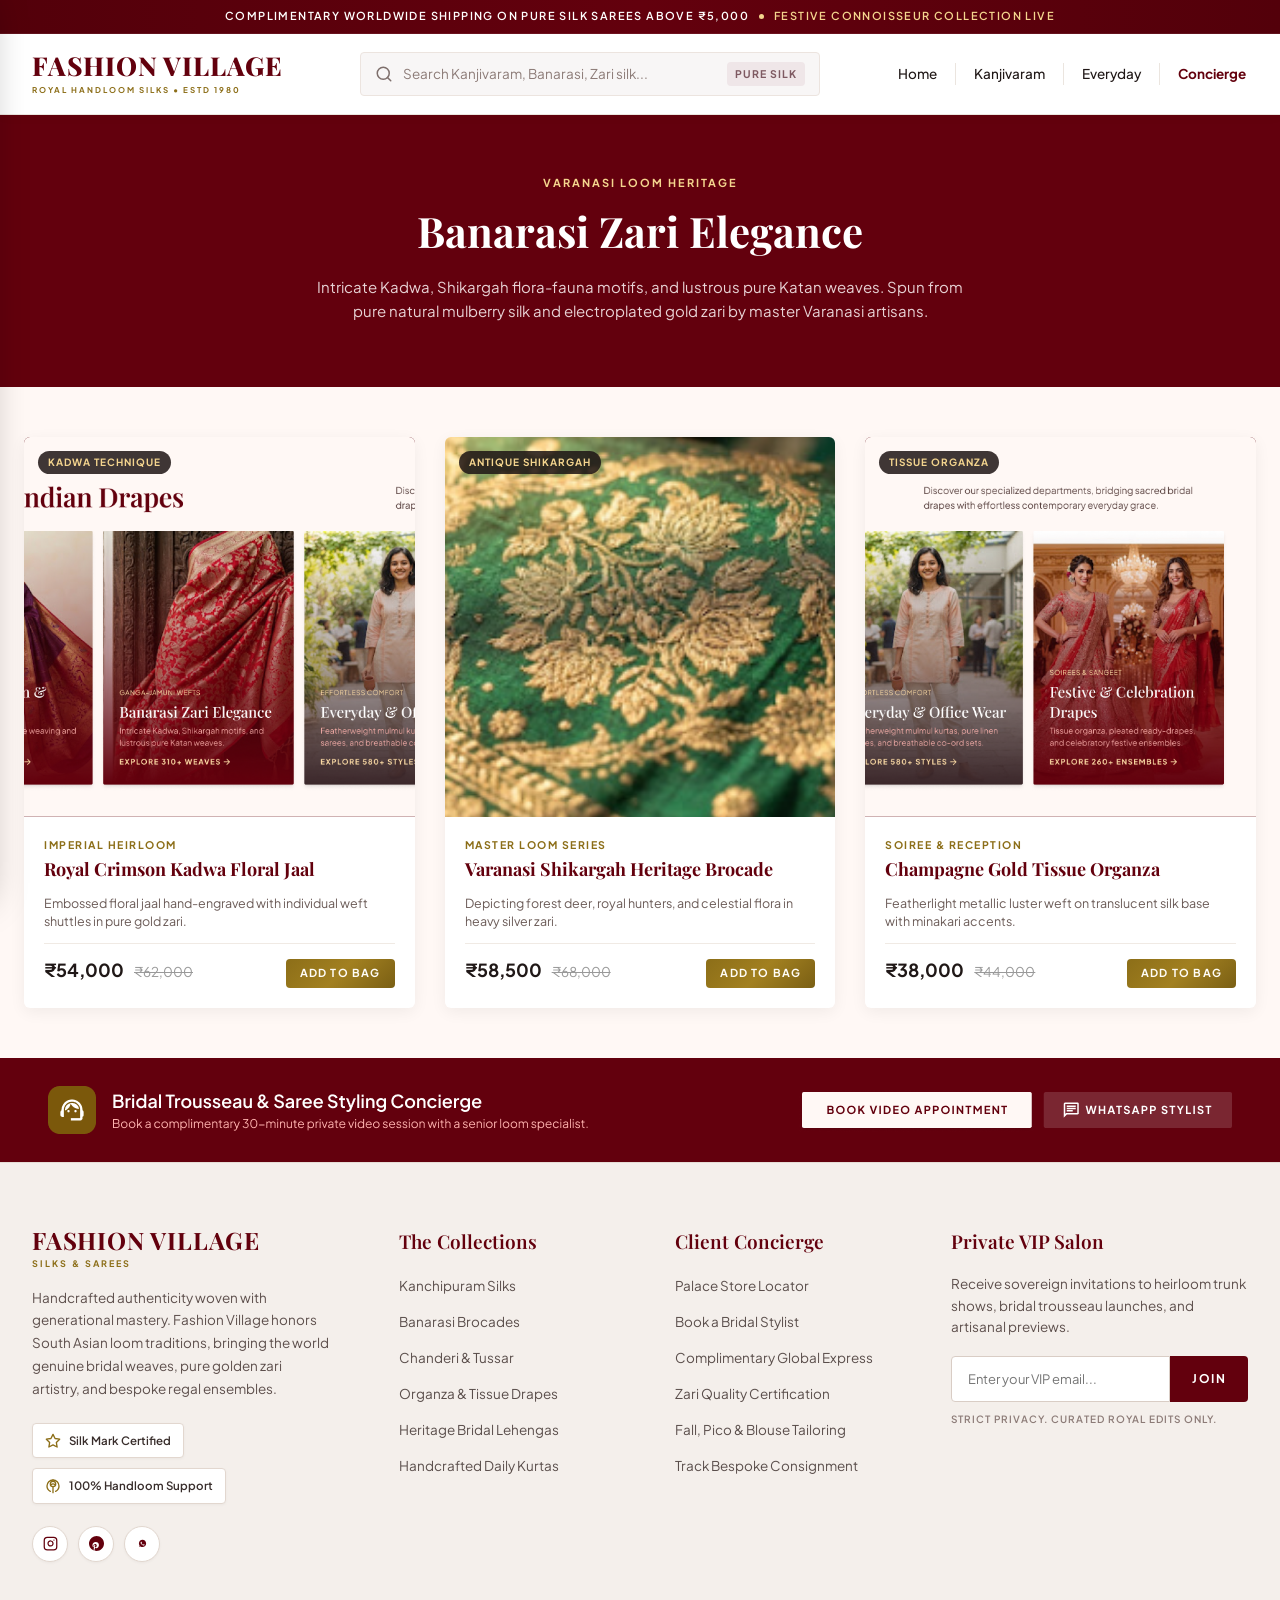
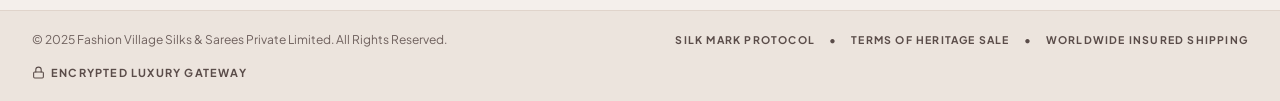
<file: banarasi.html>
<!DOCTYPE html>
<html lang="en">
<head>
  <meta charset="UTF-8">
  <meta name="viewport" content="width=device-width, initial-scale=1.0">
  <title>Banarasi Zari Elegance | Fashion Village Sovereign Vault</title>
  <meta name="description" content="Discover pure handwoven Banarasi Katan silk sarees, Kadwa weave heirlooms, and antique Shikargah brocades crafted along the ghats of Varanasi.">
  
  <link rel="preconnect" href="https://fonts.googleapis.com">
  <link rel="preconnect" href="https://fonts.gstatic.com" crossorigin>
  <link href="https://fonts.googleapis.com/css2?family=Cormorant+Garamond:ital,wght@0,400;0,600;0,700;1,400;1,600&family=Playfair+Display:ital,wght@0,400;0,600;0,700;1,400;1,600;1,700&family=Plus+Jakarta+Sans:wght@300;400;500;600;700&display=swap" rel="stylesheet">
  
  <link rel="stylesheet" href="css/style.css">
  <style>
    .page-hero {
      background-color: var(--color-maroon);
      color: #FFFFFF;
      padding: 60px 0 40px;
      text-align: center;
      position: relative;
    }
    .page-title {
      font-family: var(--font-serif);
      font-size: 42px;
      margin-bottom: 12px;
    }
    .page-desc {
      font-size: 15px;
      color: #E8D2D5;
      max-width: 650px;
      margin: 0 auto 24px;
      line-height: 1.6;
    }
    .products-grid {
      display: grid;
      grid-template-columns: repeat(auto-fit, minmax(280px, 1fr));
      gap: 30px;
      padding: 50px 0;
    }
    .prod-card {
      background: #FFFFFF;
      border-radius: 6px;
      overflow: hidden;
      box-shadow: 0 4px 16px rgba(0,0,0,0.06);
      transition: transform 0.25s ease, box-shadow 0.25s ease;
      display: flex;
      flex-direction: column;
    }
    .prod-card:hover {
      transform: translateY(-4px);
      box-shadow: 0 12px 30px rgba(0,0,0,0.12);
    }
    .prod-img-box {
      height: 380px;
      background: #5B000C;
      position: relative;
      overflow: hidden;
    }
    .prod-img-box img {
      width: 100%;
      height: 100%;
      object-fit: cover;
      transition: transform 0.4s ease;
    }
    .prod-card:hover .prod-img-box img {
      transform: scale(1.04);
    }
    .prod-tag {
      position: absolute;
      top: 14px;
      left: 14px;
      background: rgba(30, 20, 20, 0.85);
      color: var(--color-gold-light);
      font-size: 10px;
      font-weight: 700;
      letter-spacing: 1px;
      padding: 4px 10px;
      border-radius: 999px;
    }
    .prod-info {
      padding: 20px;
      flex: 1;
      display: flex;
      flex-direction: column;
    }
    .prod-cat {
      font-size: 10.5px;
      font-weight: 700;
      letter-spacing: 1.5px;
      color: var(--color-gold-deep);
      text-transform: uppercase;
    }
    .prod-name {
      font-family: var(--font-serif);
      font-size: 18px;
      color: var(--color-maroon);
      margin: 6px 0 12px;
      line-height: 1.3;
    }
    .prod-price-row {
      display: flex;
      align-items: baseline;
      gap: 10px;
      margin-top: auto;
      padding-top: 12px;
      border-top: 1px solid #F0EAE4;
    }
    .prod-price {
      font-size: 18px;
      font-weight: 700;
      color: var(--color-text-dark);
    }
    .prod-strike {
      font-size: 13.5px;
      color: #999;
      text-decoration: line-through !important;
    }
  </style>
</head>
<body>

  <!-- Top Announcement Bar -->
  <aside class="top-announcement-bar" role="region" aria-label="Announcements">
    <div class="announcement-text">
      <span>COMPLIMENTARY WORLDWIDE SHIPPING ON PURE SILK SAREES ABOVE &#8377;5,000</span>
      <span class="dot"></span>
      <span style="color:var(--color-gold-light);">FESTIVE CONNOISSEUR COLLECTION LIVE</span>
    </div>
  </aside>

  <!-- Coded Luxury Header Navigation -->
  <header class="site-header">
    <div class="header-container">
            <!-- Mobile Hamburger Button -->
      <button type="button" class="mobile-menu-btn" id="mobile-menu-toggle" aria-label="Open Mobile Menu">
        <svg width="24" height="24" viewBox="0 0 24 24" fill="none" stroke="currentColor" stroke-width="2" stroke-linecap="round" stroke-linejoin="round">
          <line x1="3" y1="12" x2="21" y2="12"></line>
          <line x1="3" y1="6" x2="21" y2="6"></line>
          <line x1="3" y1="18" x2="21" y2="18"></line>
        </svg>
      </button>

      <a href="index.html" class="brand-logo" aria-label="Fashion Village Home">
        <span class="brand-name">FASHION VILLAGE</span>
        <span class="brand-sub">ROYAL HANDLOOM SILKS &bull; ESTD 1980</span>
      </a>

      <div class="search-container">
        <div class="search-bar">
          <span class="search-icon">
            <svg width="18" height="18" viewBox="0 0 24 24" fill="none" stroke="currentColor" stroke-width="2" stroke-linecap="round" stroke-linejoin="round">
              <circle cx="11" cy="11" r="8"></circle>
              <line x1="21" y1="21" x2="16.65" y2="16.65"></line>
            </svg>
          </span>
          <input type="text" id="search-input" class="search-input" placeholder="Search Kanjivaram, Banarasi, Zari silk..." autocomplete="off">
          <span class="search-pill">PURE SILK</span>
        </div>
      </div>

      <div class="header-nav-actions">
        <a href="index.html" class="nav-action-item">Home</a>
        <span class="header-v-divider"></span>
        <a href="kanjivaram.html" class="nav-action-item">Kanjivaram</a>
        <span class="header-v-divider"></span>
        <a href="everyday.html" class="nav-action-item">Everyday</a>
        <span class="header-v-divider"></span>
        <a href="concierge.html" class="nav-action-item" style="color:var(--color-maroon); font-weight:700;">Concierge</a>
      </div>
    </div>
  </header>

  <!-- Category Hero Banner -->
  <section class="page-hero">
    <div class="section-frame" style="padding: 0 24px;">
      <div style="font-size: 11px; font-weight: 700; letter-spacing: 2px; color: var(--color-gold-light); text-transform: uppercase; margin-bottom: 8px;">Varanasi Loom Heritage</div>
      <h1 class="page-title">Banarasi Zari Elegance</h1>
      <p class="page-desc">
        Intricate Kadwa, Shikargah flora-fauna motifs, and lustrous pure Katan weaves. Spun from pure natural mulberry silk and electroplated gold zari by master Varanasi artisans.
      </p>
    </div>
  </section>

  <!-- Product Showcase Grid -->
  <main class="section-bleed" style="background-color: #FFF8F5;">
    <div class="section-frame" style="padding: 0 24px;">
      <div class="products-grid">
        
        <!-- Saree 1 -->
        <div class="prod-card">
          <div class="prod-img-box">
            <img src="images/Section - 3. Category Showcase Grid.png" style="object-position: 33% center;" alt="Royal Red Banarasi Kadwa">
            <span class="prod-tag">KADWA TECHNIQUE</span>
          </div>
          <div class="prod-info">
            <span class="prod-cat">Imperial Heirloom</span>
            <h3 class="prod-name">Royal Crimson Kadwa Floral Jaal</h3>
            <p style="font-size:12.5px; color:#6B5B57; margin-bottom:12px;">Embossed floral jaal hand-engraved with individual weft shuttles in pure gold zari.</p>
            <div class="prod-price-row">
              <span class="prod-price" data-inr-price="54000">&#8377;54,000</span>
              <span class="prod-strike" data-inr-price="62000">&#8377;62,000</span>
              <button type="button" class="btn-submit" style="margin-left:auto; padding:6px 14px; font-size:11px;" onclick="showToast('Added to Bag')">Add to Bag</button>
            </div>
          </div>
        </div>

        <!-- Saree 2 -->
        <div class="prod-card">
          <div class="prod-img-box">
            <img src="assets/hero_swatch_clean.png" alt="Shikargah Pure Silver Zari Brocade">
            <span class="prod-tag">ANTIQUE SHIKARGAH</span>
          </div>
          <div class="prod-info">
            <span class="prod-cat">Master Loom Series</span>
            <h3 class="prod-name">Varanasi Shikargah Heritage Brocade</h3>
            <p style="font-size:12.5px; color:#6B5B57; margin-bottom:12px;">Depicting forest deer, royal hunters, and celestial flora in heavy silver zari.</p>
            <div class="prod-price-row">
              <span class="prod-price" data-inr-price="58500">&#8377;58,500</span>
              <span class="prod-strike" data-inr-price="68000">&#8377;68,000</span>
              <button type="button" class="btn-submit" style="margin-left:auto; padding:6px 14px; font-size:11px;" onclick="showToast('Added to Bag')">Add to Bag</button>
            </div>
          </div>
        </div>

        <!-- Saree 3 -->
        <div class="prod-card">
          <div class="prod-img-box">
            <img src="images/Section - 3. Category Showcase Grid.png" style="object-position: right center;" alt="Champagne Gold Tissue Organza">
            <span class="prod-tag">TISSUE ORGANZA</span>
          </div>
          <div class="prod-info">
            <span class="prod-cat">Soiree &amp; Reception</span>
            <h3 class="prod-name">Champagne Gold Tissue Organza</h3>
            <p style="font-size:12.5px; color:#6B5B57; margin-bottom:12px;">Featherlight metallic luster weft on translucent silk base with minakari accents.</p>
            <div class="prod-price-row">
              <span class="prod-price" data-inr-price="38000">&#8377;38,000</span>
              <span class="prod-strike" data-inr-price="44000">&#8377;44,000</span>
              <button type="button" class="btn-submit" style="margin-left:auto; padding:6px 14px; font-size:11px;" onclick="showToast('Added to Bag')">Add to Bag</button>
            </div>
          </div>
        </div>

      </div>
    </div>
  </main>

  <!-- Concierge Banner -->
  <section class="section-bleed bleed-concierge">
    <div class="section-frame">
      <img src="images/Section - Interactive Concierge Banner.png" alt="Bridal Trousseau Concierge">
      <a href="concierge.html" class="hotspot" style="left: 62.6%; top: 32.7%; width: 17.6%; height: 34.6%;" title="Book Video Appointment"></a>
      <a href="concierge.html" class="hotspot" style="left: 81.8%; top: 32.7%; width: 14.4%; height: 34.6%;" title="WhatsApp Stylist"></a>
    </div>
  </section>

  <!-- Footer -->
  <footer class="luxury-footer" id="site-footer">
    
    <!-- Main Footer 4 Columns -->
    <div class="footer-main">
      
      <!-- Brand & Craftsmanship Column -->
      <div class="footer-brand-col">
        <div class="footer-brand-title">FASHION VILLAGE</div>
        <div class="footer-brand-tagline">SILKS &amp; SAREES</div>
        <p class="footer-brand-desc">
          Handcrafted authenticity woven with generational mastery. Fashion Village honors South Asian loom traditions, bringing the world genuine bridal weaves, pure golden zari artistry, and bespoke regal ensembles.
        </p>

        <!-- Trust Badges (Silk Mark & Handloom Support) -->
        <div class="footer-badges-row">
          <div class="footer-trust-badge" title="Certified Pure Silk by Silk Mark Organization of India">
            <svg width="16" height="16" viewBox="0 0 24 24" fill="none" stroke="currentColor" stroke-width="2" stroke-linecap="round" stroke-linejoin="round">
              <path d="M12 2l3.09 6.26L22 9.27l-5 4.87 1.18 6.88L12 17.77l-6.18 3.25L7 14.14 2 9.27l6.91-1.01L12 2z"></path>
            </svg>
            <span>Silk Mark Certified</span>
          </div>
          <div class="footer-trust-badge" title="100% Direct Master Weaver Guild Empowerment">
            <svg width="16" height="16" viewBox="0 0 24 24" fill="none" stroke="currentColor" stroke-width="2" stroke-linecap="round" stroke-linejoin="round">
              <path d="M12 22v-9"></path>
              <path d="M9 10a5 5 0 0 1 6 0"></path>
              <path d="M12 13a4 4 0 0 0 4-4 4 4 0 0 0-8 0 4 4 0 0 0 4 4z"></path>
              <path d="M12 3a9 9 0 0 0-9 9c0 3.5 2 6.5 5 8"></path>
              <path d="M12 3a9 9 0 0 1 9 9c0 3.5-2 6.5-5 8"></path>
            </svg>
            <span>100% Handloom Support</span>
          </div>
        </div>

        <!-- Social Channels -->
        <div class="footer-social-row">
          <a href="#" class="footer-social-icon" title="Instagram @FashionVillageSilks" onclick="showToast('Follow @FashionVillageSilks on Instagram')">
            <svg width="15" height="15" viewBox="0 0 24 24" fill="none" stroke="currentColor" stroke-width="2" stroke-linecap="round" stroke-linejoin="round">
              <rect x="2" y="2" width="20" height="20" rx="5" ry="5"></rect>
              <path d="M16 11.37A4 4 0 1 1 12.63 8 4 4 0 0 1 16 11.37z"></path>
              <line x1="17.5" y1="6.5" x2="17.51" y2="6.5"></line>
            </svg>
          </a>
          <a href="#" class="footer-social-icon" title="Pinterest Lookbooks" onclick="showToast('Explore our Lookbooks on Pinterest')">
            <svg width="15" height="15" viewBox="0 0 24 24" fill="currentColor">
              <path d="M12 0a12 12 0 0 0-4.37 23.18c-.06-.99-.1-2.52.02-3.61l.73-3.11s-.18-.37-.18-.92c0-.86.5-1.5 1.12-1.5.53 0 .78.4.78.88 0 .53-.34 1.33-.51 2.07-.15.61.3 1.11.9 1.11 1.08 0 1.91-1.14 1.91-2.79 0-1.46-1.05-2.48-2.55-2.48-1.74 0-2.76 1.3-2.76 2.65 0 .52.2 1.08.45 1.39.05.06.06.12.04.18l-.17.69c-.03.11-.1.15-.22.1-1.02-.47-1.66-1.95-1.66-3.14 0-2.56 1.86-4.91 5.36-4.91 2.81 0 5 2 5 4.69 0 2.8-1.76 5.05-4.21 5.05-.82 0-1.6-.43-1.86-.94l-.51 1.94c-.18.71-.68 1.6-1.01 2.15A11.99 11.99 0 0 0 12 24c6.63 0 12-5.37 12-12S18.63 0 12 0z"/>
            </svg>
          </a>
          <a href="#" class="footer-social-icon" title="WhatsApp Concierge" onclick="openDrawer(document.getElementById('whatsapp-drawer'))">
            <svg width="15" height="15" viewBox="0 0 24 24" fill="currentColor">
              <path d="M12.031 6.172c-3.181 0-5.767 2.586-5.768 5.766-.001 1.298.38 2.27 1.019 3.287l-.582 2.128 2.182-.573c.978.58 1.911.928 3.145.929 3.178 0 5.767-2.587 5.768-5.766.001-3.187-2.575-5.771-5.764-5.771zm3.392 8.244c-.144.405-.837.774-1.17.824-.312.045-.698.077-2.008-.466-1.579-.654-2.597-2.261-2.677-2.367-.077-.105-.635-.847-.635-1.616 0-.769.404-1.148.547-1.306.144-.158.314-.198.418-.198.106 0 .211.002.304.006.098.005.23-.037.36.275.134.321.458 1.116.498 1.198.04.081.067.176.013.282-.053.107-.08.175-.16.269-.08.093-.169.208-.241.279-.08.079-.164.165-.07.327.093.162.417.689.896 1.115.616.549 1.135.719 1.298.8.162.081.258.07.354-.041.096-.111.411-.479.521-.643.111-.164.22-.137.37-.082.15.054.957.451 1.121.533.164.082.274.122.314.19.04.068.04.394-.104.799z"/>
            </svg>
          </a>
        </div>
      </div>

      <!-- Column 2: The Collections -->
      <div>
        <div class="footer-col-title">The Collections</div>
        <ul class="footer-links-list">
          <li><a href="kanjivaram.html">Kanchipuram Silks</a></li>
          <li><a href="banarasi.html">Banarasi Brocades</a></li>
          <li><a href="everyday.html">Chanderi &amp; Tussar</a></li>
          <li><a href="banarasi.html">Organza &amp; Tissue Drapes</a></li>
          <li><a href="kanjivaram.html">Heritage Bridal Lehengas</a></li>
          <li><a href="everyday.html">Handcrafted Daily Kurtas</a></li>
        </ul>
      </div>

      <!-- Column 3: Client Concierge -->
      <div>
        <div class="footer-col-title">Client Concierge</div>
        <ul class="footer-links-list">
          <li><a href="#" onclick="openModal(document.getElementById('store-modal'))">Palace Store Locator</a></li>
          <li><a href="#" onclick="openModal(document.getElementById('appointment-modal'))">Book a Bridal Stylist</a></li>
          <li><a href="#" onclick="showToast('Complimentary insured global express shipping on all pure silks.')">Complimentary Global Express</a></li>
          <li><a href="#" onclick="showToast('Every saree carries certified 100% Tested Silver-Gilt Zari Assay.')">Zari Quality Certification</a></li>
          <li><a href="#" onclick="showToast('Bespoke pico, fall edging and pure silk blouse customization included.')">Fall, Pico &amp; Blouse Tailoring</a></li>
          <li><a href="#" onclick="showToast('Bespoke bridal trousseau tracking active for VIP consignments.')">Track Bespoke Consignment</a></li>
        </ul>
      </div>

      <!-- Column 4: Private VIP Salon -->
      <div>
        <div class="footer-col-title">Private VIP Salon</div>
        <p class="vip-salon-desc">
          Receive sovereign invitations to heirloom trunk shows, bridal trousseau launches, and artisanal previews.
        </p>
        <form class="vip-salon-form" onsubmit="event.preventDefault(); subscribeNewsletter();">
          <input type="email" id="newsletter-email" class="vip-salon-input" placeholder="Enter your VIP email..." required>
          <button type="submit" class="vip-salon-btn">JOIN</button>
        </form>
        <div class="vip-salon-note">STRICT PRIVACY. CURATED ROYAL EDITS ONLY.</div>
      </div>

    </div>

    <!-- Bottom Copyright & Policy Links -->
    <div class="footer-bottom-bar">
      <div class="footer-bottom-inner">
        <div>&copy; 2025 Fashion Village Silks &amp; Sarees Private Limited. All Rights Reserved.</div>
        <div class="footer-bottom-links">
          <a href="#" onclick="showToast('Silk Mark Protocol: Verified Pure Natural Mulberry Silk')">SILK MARK PROTOCOL</a>
          <span>&bull;</span>
          <a href="#" onclick="showToast('Terms of Heritage Sale: Generational Guild Authenticity Guarantee')">TERMS OF HERITAGE SALE</a>
          <span>&bull;</span>
          <a href="#" onclick="showToast('Worldwide Insured Express Delivery via DHL Luxury Express')">WORLDWIDE INSURED SHIPPING</a>
        </div>
        <div class="footer-secure-tag">
          <svg width="13" height="13" viewBox="0 0 24 24" fill="none" stroke="currentColor" stroke-width="2" stroke-linecap="round" stroke-linejoin="round">
            <rect x="3" y="11" width="18" height="11" rx="2" ry="2"></rect>
            <path d="M7 11V7a5 5 0 0 1 10 0v4"></path>
          </svg>
          <span>ENCRYPTED LUXURY GATEWAY</span>
        </div>
      </div>
    </div>

  </footer>

    <!-- Slide-Over Drawers -->
  <div class="drawer-overlay" id="drawer-overlay"></div>

  <!-- Mobile Navigation Drawer (Luxury High-Fashion Editorial) -->
  <div class="drawer-container drawer-left" id="mobile-nav-drawer" role="dialog" aria-modal="true" aria-labelledby="mobile-nav-title">
    <div class="drawer-header">
      <div class="drawer-brand-wrap">
        <span class="drawer-brand-eyebrow">FASHION VILLAGE</span>
        <h2 class="drawer-title" id="mobile-nav-title">Sovereign Vaults</h2>
      </div>
      <button type="button" class="drawer-close-btn" aria-label="Close navigation menu">
        <svg width="18" height="18" viewBox="0 0 24 24" fill="none" stroke="currentColor" stroke-width="2" stroke-linecap="round" stroke-linejoin="round">
          <line x1="18" y1="6" x2="6" y2="18"></line>
          <line x1="6" y1="6" x2="18" y2="18"></line>
        </svg>
      </button>
    </div>

    <div class="drawer-body">
      <!-- Section Label: Curated Collections -->
      <div class="drawer-section-heading">Heirloom Curations</div>

      <ul class="mobile-nav-list">
        <!-- 1. 2025 Sovereign Edit -->
        <li class="mobile-nav-item">
          <a href="index.html" class="mobile-nav-link">
            <div class="mobile-nav-link-content">
              <div class="mobile-nav-link-title-row">
                <span class="mobile-nav-link-title">2025 Sovereign Edit</span>
                <span class="mobile-nav-badge">NEW</span>
              </div>
              <span class="mobile-nav-link-sub">Autumn / Winter Bridal Edition</span>
            </div>
            <svg class="mobile-nav-arrow" width="16" height="16" viewBox="0 0 24 24" fill="none" stroke="currentColor" stroke-width="2" stroke-linecap="round" stroke-linejoin="round">
              <polyline points="9 18 15 12 9 6"></polyline>
            </svg>
          </a>
        </li>

        <!-- 2. Bridal Kanchipuram -->
        <li class="mobile-nav-item">
          <a href="kanjivaram.html" class="mobile-nav-link">
            <div class="mobile-nav-link-content">
              <div class="mobile-nav-link-title-row">
                <span class="mobile-nav-link-title">Bridal Kanchipuram</span>
              </div>
              <span class="mobile-nav-link-sub">Pure Korvai &amp; Certified Tested Zari</span>
            </div>
            <svg class="mobile-nav-arrow" width="16" height="16" viewBox="0 0 24 24" fill="none" stroke="currentColor" stroke-width="2" stroke-linecap="round" stroke-linejoin="round">
              <polyline points="9 18 15 12 9 6"></polyline>
            </svg>
          </a>
        </li>

        <!-- 3. Banarasi Heritage -->
        <li class="mobile-nav-item">
          <a href="banarasi.html" class="mobile-nav-link active">
            <div class="mobile-nav-link-content">
              <div class="mobile-nav-link-title-row">
                <span class="mobile-nav-link-title" style="color:var(--color-maroon);">Banarasi Heritage</span>
              </div>
              <span class="mobile-nav-link-sub">Katan Brocade &amp; Antique Kadwa</span>
            </div>
            <svg class="mobile-nav-arrow" width="16" height="16" viewBox="0 0 24 24" fill="none" stroke="currentColor" stroke-width="2" stroke-linecap="round" stroke-linejoin="round">
              <polyline points="9 18 15 12 9 6"></polyline>
            </svg>
          </a>
        </li>

        <!-- 4. Everyday Grace -->
        <li class="mobile-nav-item">
          <a href="everyday.html" class="mobile-nav-link">
            <div class="mobile-nav-link-content">
              <div class="mobile-nav-link-title-row">
                <span class="mobile-nav-link-title">Everyday Grace</span>
              </div>
              <span class="mobile-nav-link-sub">Mulmul Cotton &amp; Handloom Linen</span>
            </div>
            <svg class="mobile-nav-arrow" width="16" height="16" viewBox="0 0 24 24" fill="none" stroke="currentColor" stroke-width="2" stroke-linecap="round" stroke-linejoin="round">
              <polyline points="9 18 15 12 9 6"></polyline>
            </svg>
          </a>
        </li>

        <!-- 5. Weaver Craftsmanship -->
        <li class="mobile-nav-item">
          <a href="story.html" class="mobile-nav-link">
            <div class="mobile-nav-link-content">
              <div class="mobile-nav-link-title-row">
                <span class="mobile-nav-link-title">Weaver Craftsmanship</span>
              </div>
              <span class="mobile-nav-link-sub">45-Year Sacred Guild Archives</span>
            </div>
            <svg class="mobile-nav-arrow" width="16" height="16" viewBox="0 0 24 24" fill="none" stroke="currentColor" stroke-width="2" stroke-linecap="round" stroke-linejoin="round">
              <polyline points="9 18 15 12 9 6"></polyline>
            </svg>
          </a>
        </li>

        <!-- 6. Styling Concierge Suite -->
        <li class="mobile-nav-item">
          <a href="concierge.html" class="mobile-nav-link">
            <div class="mobile-nav-link-content">
              <div class="mobile-nav-link-title-row">
                <span class="mobile-nav-link-title" style="color:var(--color-gold-deep);">Styling Concierge Suite</span>
                <span class="mobile-nav-badge" style="background:#FAF0D7; color:#8C6E18;">4K VIDEO</span>
              </div>
              <span class="mobile-nav-link-sub">Private Loom Video Consultations</span>
            </div>
            <svg class="mobile-nav-arrow" width="16" height="16" viewBox="0 0 24 24" fill="none" stroke="currentColor" stroke-width="2" stroke-linecap="round" stroke-linejoin="round">
              <polyline points="9 18 15 12 9 6"></polyline>
            </svg>
          </a>
        </li>
      </ul>

      <!-- Section Label: Client Concierge Actions -->
      <div class="drawer-actions-box">
        <div class="drawer-section-heading" style="margin-bottom:8px;">Bespoke Services</div>

        <button type="button" class="drawer-action-btn" onclick="openModal(document.getElementById('store-modal'))">
          <svg width="17" height="17" viewBox="0 0 24 24" fill="none" stroke="currentColor" stroke-width="2" stroke-linecap="round" stroke-linejoin="round">
            <path d="M21 10c0 7-9 13-9 13s-9-6-9-13a9 9 0 0 1 18 0z"></path>
            <circle cx="12" cy="10" r="3"></circle>
          </svg>
          <span>Find a Flagship Boutique</span>
        </button>

        <button type="button" class="drawer-action-btn trigger-appointment">
          <svg width="17" height="17" viewBox="0 0 24 24" fill="none" stroke="currentColor" stroke-width="2" stroke-linecap="round" stroke-linejoin="round">
            <rect x="3" y="4" width="18" height="18" rx="2" ry="2"></rect>
            <line x1="16" y1="2" x2="16" y2="6"></line>
            <line x1="8" y1="2" x2="8" y2="6"></line>
            <line x1="3" y1="10" x2="21" y2="10"></line>
          </svg>
          <span>Book Private Video Trial</span>
        </button>

        <button type="button" class="drawer-action-btn drawer-action-whatsapp trigger-whatsapp">
          <svg width="17" height="17" viewBox="0 0 24 24" fill="currentColor">
            <path d="M12.031 6.172c-3.181 0-5.767 2.586-5.768 5.766-.001 1.298.38 2.27 1.019 3.287l-.582 2.128 2.182-.573c.978.58 1.911.928 3.145.929 3.178 0 5.767-2.587 5.768-5.766.001-3.187-2.575-5.771-5.764-5.771zm3.392 8.244c-.144.405-.837.774-1.17.824-.312.045-.698.077-2.008-.466-1.579-.654-2.597-2.261-2.677-2.367-.077-.105-.635-.847-.635-1.616 0-.769.404-1.148.547-1.306.144-.158.314-.198.418-.198.106 0 .211.002.304.006.098.005.23-.037.36.275.134.321.458 1.116.498 1.198.04.081.067.176.013.282-.053.107-.08.175-.16.269-.08.093-.169.208-.241.279-.08.079-.164.165-.07.327.093.162.417.689.896 1.115.616.549 1.135.719 1.298.8.162.081.258.07.354-.041.096-.111.411-.479.521-.643.111-.164.22-.137.37-.082.15.054.957.451 1.121.533.164.082.274.122.314.19.04.068.04.394-.104.799z"/>
          </svg>
          <div style="display:flex; flex-direction:column; gap:1px;">
            <span>WhatsApp Senior Stylist</span>
            <span style="font-size:10px; color:#128C7E; font-weight:500;">Online Now &bull; Instant Loom Broadcast</span>
          </div>
        </button>
      </div>

      <!-- Trust Stamp Inside Drawer -->
      <div class="drawer-trust-footer">
        <div class="drawer-trust-text">Silk Mark Certified &bull; Pure Silver Zari</div>
        <div class="drawer-trust-sub">Insured Express Shipping to 34+ Countries</div>
      </div>
    </div>
  </div>

  <div class="toast-container" id="toast-container"></div>
  <script src="js/main.js"></script>
</body>
</html>
</file>
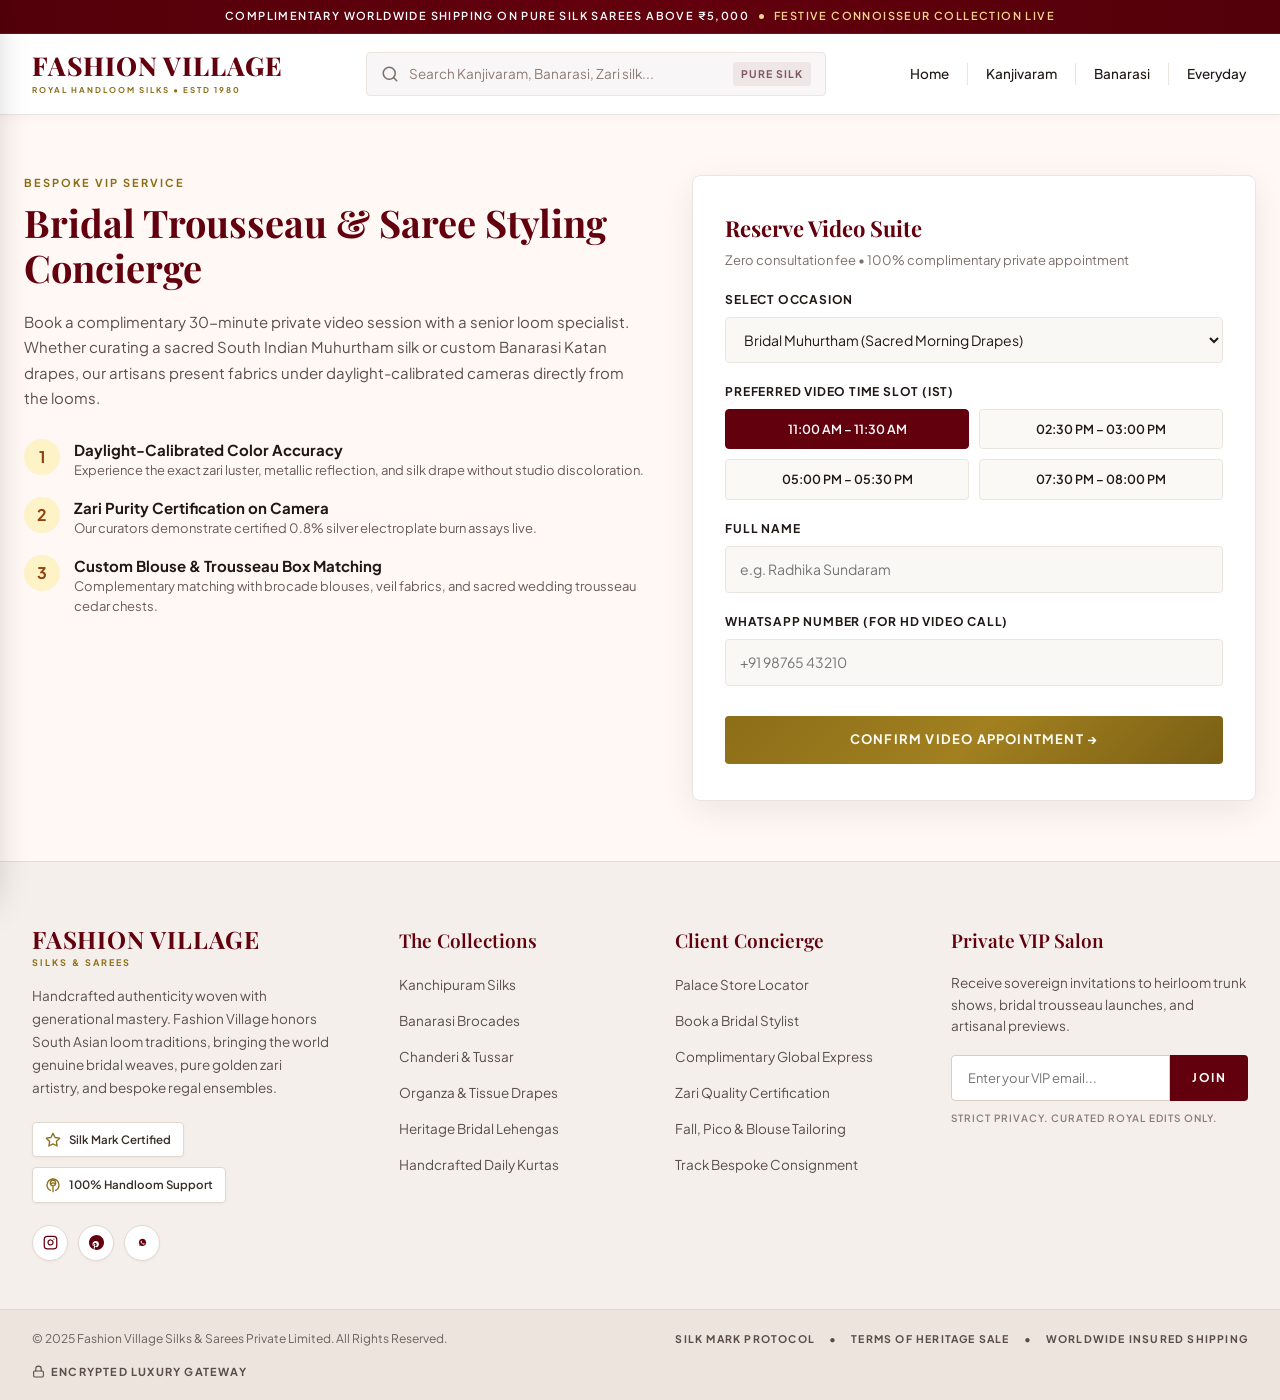
<file: concierge.html>
<!DOCTYPE html>
<html lang="en">
<head>
  <meta charset="UTF-8">
  <meta name="viewport" content="width=device-width, initial-scale=1.0">
  <title>Bridal Trousseau &amp; Saree Styling Concierge | Fashion Village</title>
  <meta name="description" content="Book a complimentary 30-minute private video session with a senior loom specialist for your wedding trousseau and heirloom saree curation.">
  
  <link rel="preconnect" href="https://fonts.googleapis.com">
  <link rel="preconnect" href="https://fonts.gstatic.com" crossorigin>
  <link href="https://fonts.googleapis.com/css2?family=Cormorant+Garamond:ital,wght@0,400;0,600;0,700;1,400;1,600&family=Playfair+Display:ital,wght@0,400;0,600;0,700;1,400;1,600;1,700&family=Plus+Jakarta+Sans:wght@300;400;500;600;700&display=swap" rel="stylesheet">
  
  <link rel="stylesheet" href="css/style.css">
  <style>
    .concierge-page-grid {
      display: grid;
      grid-template-columns: 1.1fr 1fr;
      gap: 48px;
      padding: 60px 0;
      align-items: start;
    }
    .booking-card {
      background: #FFFFFF;
      border-radius: 8px;
      padding: 36px 32px;
      box-shadow: 0 10px 35px rgba(0,0,0,0.08);
      border: 1px solid #ECE4DF;
    }
    @media (max-width: 768px) {
      .concierge-page-grid {
        grid-template-columns: 1fr;
        gap: 32px;
        padding: 30px 0;
      }
      .booking-card {
        padding: 24px 18px;
      }
    }
  </style>
</head>
<body>

  <!-- Top Announcement Bar -->
  <aside class="top-announcement-bar" role="region" aria-label="Announcements">
    <div class="announcement-text">
      <span>COMPLIMENTARY WORLDWIDE SHIPPING ON PURE SILK SAREES ABOVE &#8377;5,000</span>
      <span class="dot"></span>
      <span style="color:var(--color-gold-light);">FESTIVE CONNOISSEUR COLLECTION LIVE</span>
    </div>
  </aside>

  <!-- Coded Luxury Header Navigation -->
  <header class="site-header">
    <div class="header-container">
            <!-- Mobile Hamburger Button -->
      <button type="button" class="mobile-menu-btn" id="mobile-menu-toggle" aria-label="Open Mobile Menu">
        <svg width="24" height="24" viewBox="0 0 24 24" fill="none" stroke="currentColor" stroke-width="2" stroke-linecap="round" stroke-linejoin="round">
          <line x1="3" y1="12" x2="21" y2="12"></line>
          <line x1="3" y1="6" x2="21" y2="6"></line>
          <line x1="3" y1="18" x2="21" y2="18"></line>
        </svg>
      </button>

      <a href="index.html" class="brand-logo" aria-label="Fashion Village Home">
        <span class="brand-name">FASHION VILLAGE</span>
        <span class="brand-sub">ROYAL HANDLOOM SILKS &bull; ESTD 1980</span>
      </a>

      <div class="search-container">
        <div class="search-bar">
          <span class="search-icon">
            <svg width="18" height="18" viewBox="0 0 24 24" fill="none" stroke="currentColor" stroke-width="2" stroke-linecap="round" stroke-linejoin="round">
              <circle cx="11" cy="11" r="8"></circle>
              <line x1="21" y1="21" x2="16.65" y2="16.65"></line>
            </svg>
          </span>
          <input type="text" id="search-input" class="search-input" placeholder="Search Kanjivaram, Banarasi, Zari silk..." autocomplete="off">
          <span class="search-pill">PURE SILK</span>
        </div>
      </div>

      <div class="header-nav-actions">
        <a href="index.html" class="nav-action-item">Home</a>
        <span class="header-v-divider"></span>
        <a href="kanjivaram.html" class="nav-action-item">Kanjivaram</a>
        <span class="header-v-divider"></span>
        <a href="banarasi.html" class="nav-action-item">Banarasi</a>
        <span class="header-v-divider"></span>
        <a href="everyday.html" class="nav-action-item">Everyday</a>
      </div>
    </div>
  </header>

  <!-- Concierge Main Experience -->
  <main class="section-bleed" style="background-color: #FFF8F5;">
    <div class="section-frame" style="padding: 0 24px;">
      
      <div class="concierge-page-grid">
        
        <!-- Left Info & Benefits -->
        <div>
          <div style="font-size:11px; font-weight:700; letter-spacing:2px; color:var(--color-gold-deep); text-transform:uppercase; margin-bottom:8px;">Bespoke VIP Service</div>
          <h1 style="font-family:var(--font-serif); font-size:38px; color:var(--color-maroon); line-height:1.2; margin-bottom:18px;">
            Bridal Trousseau &amp; Saree Styling Concierge
          </h1>
          <p style="font-size:15px; color:#5D4E4A; line-height:1.7; margin-bottom:28px;">
            Book a complimentary 30-minute private video session with a senior loom specialist. Whether curating a sacred South Indian Muhurtham silk or custom Banarasi Katan drapes, our artisans present fabrics under daylight-calibrated cameras directly from the looms.
          </p>

          <div style="display:flex; flex-direction:column; gap:16px;">
            <div style="display:flex; gap:14px; align-items:flex-start;">
              <div style="width:36px; height:36px; background:#FEF3C7; color:#92400E; border-radius:50%; display:flex; align-items:center; justify-content:center; font-weight:700; flex-shrink:0;">1</div>
              <div>
                <div style="font-weight:700; color:#201817; font-size:15px;">Daylight-Calibrated Color Accuracy</div>
                <div style="font-size:13px; color:#6B5B57;">Experience the exact zari luster, metallic reflection, and silk drape without studio discoloration.</div>
              </div>
            </div>

            <div style="display:flex; gap:14px; align-items:flex-start;">
              <div style="width:36px; height:36px; background:#FEF3C7; color:#92400E; border-radius:50%; display:flex; align-items:center; justify-content:center; font-weight:700; flex-shrink:0;">2</div>
              <div>
                <div style="font-weight:700; color:#201817; font-size:15px;">Zari Purity Certification on Camera</div>
                <div style="font-size:13px; color:#6B5B57;">Our curators demonstrate certified 0.8% silver electroplate burn assays live.</div>
              </div>
            </div>

            <div style="display:flex; gap:14px; align-items:flex-start;">
              <div style="width:36px; height:36px; background:#FEF3C7; color:#92400E; border-radius:50%; display:flex; align-items:center; justify-content:center; font-weight:700; flex-shrink:0;">3</div>
              <div>
                <div style="font-weight:700; color:#201817; font-size:15px;">Custom Blouse &amp; Trousseau Box Matching</div>
                <div style="font-size:13px; color:#6B5B57;">Complementary matching with brocade blouses, veil fabrics, and sacred wedding trousseau cedar chests.</div>
              </div>
            </div>
          </div>
        </div>

        <!-- Right Booking Form -->
        <div class="booking-card">
          <h2 style="font-family:var(--font-serif); font-size:22px; color:var(--color-maroon); margin-bottom:6px;">Reserve Video Suite</h2>
          <p style="font-size:13px; color:#7E6F6C; margin-bottom:20px;">Zero consultation fee &bull; 100% complimentary private appointment</p>

          <form id="appointment-form-page" onsubmit="event.preventDefault(); showToast('Appointment Confirmed! Stylist Ananya will connect via WhatsApp video.');">
            <div class="form-group">
              <label class="form-label" for="page-appt-occasion">Select Occasion</label>
              <select class="form-select" id="page-appt-occasion" required>
                <option value="Bridal Muhurtham">Bridal Muhurtham (Sacred Morning Drapes)</option>
                <option value="Sangeet &amp; Reception">Sangeet &amp; Reception Elegance</option>
                <option value="Mother of the Bride">Mother of the Bride Heirloom</option>
                <option value="Trousseau Curation">Full 7-Drape Wedding Trousseau</option>
              </select>
            </div>

            <div class="form-group">
              <label class="form-label">Preferred Video Time Slot (IST)</label>
              <div class="slot-pills-grid">
                <div class="slot-pill selected">11:00 AM &ndash; 11:30 AM</div>
                <div class="slot-pill">02:30 PM &ndash; 03:00 PM</div>
                <div class="slot-pill">05:00 PM &ndash; 05:30 PM</div>
                <div class="slot-pill">07:30 PM &ndash; 08:00 PM</div>
              </div>
            </div>

            <div class="form-group">
              <label class="form-label" for="page-appt-name">Full Name</label>
              <input type="text" id="page-appt-name" class="form-input" placeholder="e.g. Radhika Sundaram" required>
            </div>

            <div class="form-group">
              <label class="form-label" for="page-appt-phone">WhatsApp Number (For HD Video Call)</label>
              <input type="tel" id="page-appt-phone" class="form-input" placeholder="+91 98765 43210" required>
            </div>

            <button type="submit" class="btn-submit" style="width:100%; margin-top:10px;">Confirm Video Appointment &rarr;</button>
          </form>
        </div>

      </div>

    </div>
  </main>

  <!-- Footer -->
  <footer class="luxury-footer" id="site-footer">
    
    <!-- Main Footer 4 Columns -->
    <div class="footer-main">
      
      <!-- Brand & Craftsmanship Column -->
      <div class="footer-brand-col">
        <div class="footer-brand-title">FASHION VILLAGE</div>
        <div class="footer-brand-tagline">SILKS &amp; SAREES</div>
        <p class="footer-brand-desc">
          Handcrafted authenticity woven with generational mastery. Fashion Village honors South Asian loom traditions, bringing the world genuine bridal weaves, pure golden zari artistry, and bespoke regal ensembles.
        </p>

        <!-- Trust Badges (Silk Mark & Handloom Support) -->
        <div class="footer-badges-row">
          <div class="footer-trust-badge" title="Certified Pure Silk by Silk Mark Organization of India">
            <svg width="16" height="16" viewBox="0 0 24 24" fill="none" stroke="currentColor" stroke-width="2" stroke-linecap="round" stroke-linejoin="round">
              <path d="M12 2l3.09 6.26L22 9.27l-5 4.87 1.18 6.88L12 17.77l-6.18 3.25L7 14.14 2 9.27l6.91-1.01L12 2z"></path>
            </svg>
            <span>Silk Mark Certified</span>
          </div>
          <div class="footer-trust-badge" title="100% Direct Master Weaver Guild Empowerment">
            <svg width="16" height="16" viewBox="0 0 24 24" fill="none" stroke="currentColor" stroke-width="2" stroke-linecap="round" stroke-linejoin="round">
              <path d="M12 22v-9"></path>
              <path d="M9 10a5 5 0 0 1 6 0"></path>
              <path d="M12 13a4 4 0 0 0 4-4 4 4 0 0 0-8 0 4 4 0 0 0 4 4z"></path>
              <path d="M12 3a9 9 0 0 0-9 9c0 3.5 2 6.5 5 8"></path>
              <path d="M12 3a9 9 0 0 1 9 9c0 3.5-2 6.5-5 8"></path>
            </svg>
            <span>100% Handloom Support</span>
          </div>
        </div>

        <!-- Social Channels -->
        <div class="footer-social-row">
          <a href="#" class="footer-social-icon" title="Instagram @FashionVillageSilks" onclick="showToast('Follow @FashionVillageSilks on Instagram')">
            <svg width="15" height="15" viewBox="0 0 24 24" fill="none" stroke="currentColor" stroke-width="2" stroke-linecap="round" stroke-linejoin="round">
              <rect x="2" y="2" width="20" height="20" rx="5" ry="5"></rect>
              <path d="M16 11.37A4 4 0 1 1 12.63 8 4 4 0 0 1 16 11.37z"></path>
              <line x1="17.5" y1="6.5" x2="17.51" y2="6.5"></line>
            </svg>
          </a>
          <a href="#" class="footer-social-icon" title="Pinterest Lookbooks" onclick="showToast('Explore our Lookbooks on Pinterest')">
            <svg width="15" height="15" viewBox="0 0 24 24" fill="currentColor">
              <path d="M12 0a12 12 0 0 0-4.37 23.18c-.06-.99-.1-2.52.02-3.61l.73-3.11s-.18-.37-.18-.92c0-.86.5-1.5 1.12-1.5.53 0 .78.4.78.88 0 .53-.34 1.33-.51 2.07-.15.61.3 1.11.9 1.11 1.08 0 1.91-1.14 1.91-2.79 0-1.46-1.05-2.48-2.55-2.48-1.74 0-2.76 1.3-2.76 2.65 0 .52.2 1.08.45 1.39.05.06.06.12.04.18l-.17.69c-.03.11-.1.15-.22.1-1.02-.47-1.66-1.95-1.66-3.14 0-2.56 1.86-4.91 5.36-4.91 2.81 0 5 2 5 4.69 0 2.8-1.76 5.05-4.21 5.05-.82 0-1.6-.43-1.86-.94l-.51 1.94c-.18.71-.68 1.6-1.01 2.15A11.99 11.99 0 0 0 12 24c6.63 0 12-5.37 12-12S18.63 0 12 0z"/>
            </svg>
          </a>
          <a href="#" class="footer-social-icon" title="WhatsApp Concierge" onclick="openDrawer(document.getElementById('whatsapp-drawer'))">
            <svg width="15" height="15" viewBox="0 0 24 24" fill="currentColor">
              <path d="M12.031 6.172c-3.181 0-5.767 2.586-5.768 5.766-.001 1.298.38 2.27 1.019 3.287l-.582 2.128 2.182-.573c.978.58 1.911.928 3.145.929 3.178 0 5.767-2.587 5.768-5.766.001-3.187-2.575-5.771-5.764-5.771zm3.392 8.244c-.144.405-.837.774-1.17.824-.312.045-.698.077-2.008-.466-1.579-.654-2.597-2.261-2.677-2.367-.077-.105-.635-.847-.635-1.616 0-.769.404-1.148.547-1.306.144-.158.314-.198.418-.198.106 0 .211.002.304.006.098.005.23-.037.36.275.134.321.458 1.116.498 1.198.04.081.067.176.013.282-.053.107-.08.175-.16.269-.08.093-.169.208-.241.279-.08.079-.164.165-.07.327.093.162.417.689.896 1.115.616.549 1.135.719 1.298.8.162.081.258.07.354-.041.096-.111.411-.479.521-.643.111-.164.22-.137.37-.082.15.054.957.451 1.121.533.164.082.274.122.314.19.04.068.04.394-.104.799z"/>
            </svg>
          </a>
        </div>
      </div>

      <!-- Column 2: The Collections -->
      <div>
        <div class="footer-col-title">The Collections</div>
        <ul class="footer-links-list">
          <li><a href="kanjivaram.html">Kanchipuram Silks</a></li>
          <li><a href="banarasi.html">Banarasi Brocades</a></li>
          <li><a href="everyday.html">Chanderi &amp; Tussar</a></li>
          <li><a href="banarasi.html">Organza &amp; Tissue Drapes</a></li>
          <li><a href="kanjivaram.html">Heritage Bridal Lehengas</a></li>
          <li><a href="everyday.html">Handcrafted Daily Kurtas</a></li>
        </ul>
      </div>

      <!-- Column 3: Client Concierge -->
      <div>
        <div class="footer-col-title">Client Concierge</div>
        <ul class="footer-links-list">
          <li><a href="#" onclick="openModal(document.getElementById('store-modal'))">Palace Store Locator</a></li>
          <li><a href="#" onclick="openModal(document.getElementById('appointment-modal'))">Book a Bridal Stylist</a></li>
          <li><a href="#" onclick="showToast('Complimentary insured global express shipping on all pure silks.')">Complimentary Global Express</a></li>
          <li><a href="#" onclick="showToast('Every saree carries certified 100% Tested Silver-Gilt Zari Assay.')">Zari Quality Certification</a></li>
          <li><a href="#" onclick="showToast('Bespoke pico, fall edging and pure silk blouse customization included.')">Fall, Pico &amp; Blouse Tailoring</a></li>
          <li><a href="#" onclick="showToast('Bespoke bridal trousseau tracking active for VIP consignments.')">Track Bespoke Consignment</a></li>
        </ul>
      </div>

      <!-- Column 4: Private VIP Salon -->
      <div>
        <div class="footer-col-title">Private VIP Salon</div>
        <p class="vip-salon-desc">
          Receive sovereign invitations to heirloom trunk shows, bridal trousseau launches, and artisanal previews.
        </p>
        <form class="vip-salon-form" onsubmit="event.preventDefault(); subscribeNewsletter();">
          <input type="email" id="newsletter-email" class="vip-salon-input" placeholder="Enter your VIP email..." required>
          <button type="submit" class="vip-salon-btn">JOIN</button>
        </form>
        <div class="vip-salon-note">STRICT PRIVACY. CURATED ROYAL EDITS ONLY.</div>
      </div>

    </div>

    <!-- Bottom Copyright & Policy Links -->
    <div class="footer-bottom-bar">
      <div class="footer-bottom-inner">
        <div>&copy; 2025 Fashion Village Silks &amp; Sarees Private Limited. All Rights Reserved.</div>
        <div class="footer-bottom-links">
          <a href="#" onclick="showToast('Silk Mark Protocol: Verified Pure Natural Mulberry Silk')">SILK MARK PROTOCOL</a>
          <span>&bull;</span>
          <a href="#" onclick="showToast('Terms of Heritage Sale: Generational Guild Authenticity Guarantee')">TERMS OF HERITAGE SALE</a>
          <span>&bull;</span>
          <a href="#" onclick="showToast('Worldwide Insured Express Delivery via DHL Luxury Express')">WORLDWIDE INSURED SHIPPING</a>
        </div>
        <div class="footer-secure-tag">
          <svg width="13" height="13" viewBox="0 0 24 24" fill="none" stroke="currentColor" stroke-width="2" stroke-linecap="round" stroke-linejoin="round">
            <rect x="3" y="11" width="18" height="11" rx="2" ry="2"></rect>
            <path d="M7 11V7a5 5 0 0 1 10 0v4"></path>
          </svg>
          <span>ENCRYPTED LUXURY GATEWAY</span>
        </div>
      </div>
    </div>

  </footer>

    <!-- Slide-Over Drawers -->
  <div class="drawer-overlay" id="drawer-overlay"></div>

  <!-- Mobile Navigation Drawer (Luxury High-Fashion Editorial) -->
  <div class="drawer-container drawer-left" id="mobile-nav-drawer" role="dialog" aria-modal="true" aria-labelledby="mobile-nav-title">
    <div class="drawer-header">
      <div class="drawer-brand-wrap">
        <span class="drawer-brand-eyebrow">FASHION VILLAGE</span>
        <h2 class="drawer-title" id="mobile-nav-title">Sovereign Vaults</h2>
      </div>
      <button type="button" class="drawer-close-btn" aria-label="Close navigation menu">
        <svg width="18" height="18" viewBox="0 0 24 24" fill="none" stroke="currentColor" stroke-width="2" stroke-linecap="round" stroke-linejoin="round">
          <line x1="18" y1="6" x2="6" y2="18"></line>
          <line x1="6" y1="6" x2="18" y2="18"></line>
        </svg>
      </button>
    </div>

    <div class="drawer-body">
      <!-- Section Label: Curated Collections -->
      <div class="drawer-section-heading">Heirloom Curations</div>

      <ul class="mobile-nav-list">
        <!-- 1. 2025 Sovereign Edit -->
        <li class="mobile-nav-item">
          <a href="index.html" class="mobile-nav-link">
            <div class="mobile-nav-link-content">
              <div class="mobile-nav-link-title-row">
                <span class="mobile-nav-link-title">2025 Sovereign Edit</span>
                <span class="mobile-nav-badge">NEW</span>
              </div>
              <span class="mobile-nav-link-sub">Autumn / Winter Bridal Edition</span>
            </div>
            <svg class="mobile-nav-arrow" width="16" height="16" viewBox="0 0 24 24" fill="none" stroke="currentColor" stroke-width="2" stroke-linecap="round" stroke-linejoin="round">
              <polyline points="9 18 15 12 9 6"></polyline>
            </svg>
          </a>
        </li>

        <!-- 2. Bridal Kanchipuram -->
        <li class="mobile-nav-item">
          <a href="kanjivaram.html" class="mobile-nav-link">
            <div class="mobile-nav-link-content">
              <div class="mobile-nav-link-title-row">
                <span class="mobile-nav-link-title">Bridal Kanchipuram</span>
              </div>
              <span class="mobile-nav-link-sub">Pure Korvai &amp; Certified Tested Zari</span>
            </div>
            <svg class="mobile-nav-arrow" width="16" height="16" viewBox="0 0 24 24" fill="none" stroke="currentColor" stroke-width="2" stroke-linecap="round" stroke-linejoin="round">
              <polyline points="9 18 15 12 9 6"></polyline>
            </svg>
          </a>
        </li>

        <!-- 3. Banarasi Heritage -->
        <li class="mobile-nav-item">
          <a href="banarasi.html" class="mobile-nav-link">
            <div class="mobile-nav-link-content">
              <div class="mobile-nav-link-title-row">
                <span class="mobile-nav-link-title">Banarasi Heritage</span>
              </div>
              <span class="mobile-nav-link-sub">Katan Brocade &amp; Antique Kadwa</span>
            </div>
            <svg class="mobile-nav-arrow" width="16" height="16" viewBox="0 0 24 24" fill="none" stroke="currentColor" stroke-width="2" stroke-linecap="round" stroke-linejoin="round">
              <polyline points="9 18 15 12 9 6"></polyline>
            </svg>
          </a>
        </li>

        <!-- 4. Everyday Grace -->
        <li class="mobile-nav-item">
          <a href="everyday.html" class="mobile-nav-link">
            <div class="mobile-nav-link-content">
              <div class="mobile-nav-link-title-row">
                <span class="mobile-nav-link-title">Everyday Grace</span>
              </div>
              <span class="mobile-nav-link-sub">Mulmul Cotton &amp; Handloom Linen</span>
            </div>
            <svg class="mobile-nav-arrow" width="16" height="16" viewBox="0 0 24 24" fill="none" stroke="currentColor" stroke-width="2" stroke-linecap="round" stroke-linejoin="round">
              <polyline points="9 18 15 12 9 6"></polyline>
            </svg>
          </a>
        </li>

        <!-- 5. Weaver Craftsmanship -->
        <li class="mobile-nav-item">
          <a href="story.html" class="mobile-nav-link">
            <div class="mobile-nav-link-content">
              <div class="mobile-nav-link-title-row">
                <span class="mobile-nav-link-title">Weaver Craftsmanship</span>
              </div>
              <span class="mobile-nav-link-sub">45-Year Sacred Guild Archives</span>
            </div>
            <svg class="mobile-nav-arrow" width="16" height="16" viewBox="0 0 24 24" fill="none" stroke="currentColor" stroke-width="2" stroke-linecap="round" stroke-linejoin="round">
              <polyline points="9 18 15 12 9 6"></polyline>
            </svg>
          </a>
        </li>

        <!-- 6. Styling Concierge Suite -->
        <li class="mobile-nav-item">
          <a href="concierge.html" class="mobile-nav-link active">
            <div class="mobile-nav-link-content">
              <div class="mobile-nav-link-title-row">
                <span class="mobile-nav-link-title" style="color:var(--color-maroon);">Styling Concierge Suite</span>
                <span class="mobile-nav-badge" style="background:#FAF0D7; color:#8C6E18;">4K VIDEO</span>
              </div>
              <span class="mobile-nav-link-sub">Private Loom Video Consultations</span>
            </div>
            <svg class="mobile-nav-arrow" width="16" height="16" viewBox="0 0 24 24" fill="none" stroke="currentColor" stroke-width="2" stroke-linecap="round" stroke-linejoin="round">
              <polyline points="9 18 15 12 9 6"></polyline>
            </svg>
          </a>
        </li>
      </ul>

      <!-- Section Label: Client Concierge Actions -->
      <div class="drawer-actions-box">
        <div class="drawer-section-heading" style="margin-bottom:8px;">Bespoke Services</div>

        <button type="button" class="drawer-action-btn" onclick="openModal(document.getElementById('store-modal'))">
          <svg width="17" height="17" viewBox="0 0 24 24" fill="none" stroke="currentColor" stroke-width="2" stroke-linecap="round" stroke-linejoin="round">
            <path d="M21 10c0 7-9 13-9 13s-9-6-9-13a9 9 0 0 1 18 0z"></path>
            <circle cx="12" cy="10" r="3"></circle>
          </svg>
          <span>Find a Flagship Boutique</span>
        </button>

        <button type="button" class="drawer-action-btn trigger-appointment">
          <svg width="17" height="17" viewBox="0 0 24 24" fill="none" stroke="currentColor" stroke-width="2" stroke-linecap="round" stroke-linejoin="round">
            <rect x="3" y="4" width="18" height="18" rx="2" ry="2"></rect>
            <line x1="16" y1="2" x2="16" y2="6"></line>
            <line x1="8" y1="2" x2="8" y2="6"></line>
            <line x1="3" y1="10" x2="21" y2="10"></line>
          </svg>
          <span>Book Private Video Trial</span>
        </button>

        <button type="button" class="drawer-action-btn drawer-action-whatsapp trigger-whatsapp">
          <svg width="17" height="17" viewBox="0 0 24 24" fill="currentColor">
            <path d="M12.031 6.172c-3.181 0-5.767 2.586-5.768 5.766-.001 1.298.38 2.27 1.019 3.287l-.582 2.128 2.182-.573c.978.58 1.911.928 3.145.929 3.178 0 5.767-2.587 5.768-5.766.001-3.187-2.575-5.771-5.764-5.771zm3.392 8.244c-.144.405-.837.774-1.17.824-.312.045-.698.077-2.008-.466-1.579-.654-2.597-2.261-2.677-2.367-.077-.105-.635-.847-.635-1.616 0-.769.404-1.148.547-1.306.144-.158.314-.198.418-.198.106 0 .211.002.304.006.098.005.23-.037.36.275.134.321.458 1.116.498 1.198.04.081.067.176.013.282-.053.107-.08.175-.16.269-.08.093-.169.208-.241.279-.08.079-.164.165-.07.327.093.162.417.689.896 1.115.616.549 1.135.719 1.298.8.162.081.258.07.354-.041.096-.111.411-.479.521-.643.111-.164.22-.137.37-.082.15.054.957.451 1.121.533.164.082.274.122.314.19.04.068.04.394-.104.799z"/>
          </svg>
          <div style="display:flex; flex-direction:column; gap:1px;">
            <span>WhatsApp Senior Stylist</span>
            <span style="font-size:10px; color:#128C7E; font-weight:500;">Online Now &bull; Instant Loom Broadcast</span>
          </div>
        </button>
      </div>

      <!-- Trust Stamp Inside Drawer -->
      <div class="drawer-trust-footer">
        <div class="drawer-trust-text">Silk Mark Certified &bull; Pure Silver Zari</div>
        <div class="drawer-trust-sub">Insured Express Shipping to 34+ Countries</div>
      </div>
    </div>
  </div>

  <div class="toast-container" id="toast-container"></div>
  <script src="js/main.js"></script>
</body>
</html>
</file>
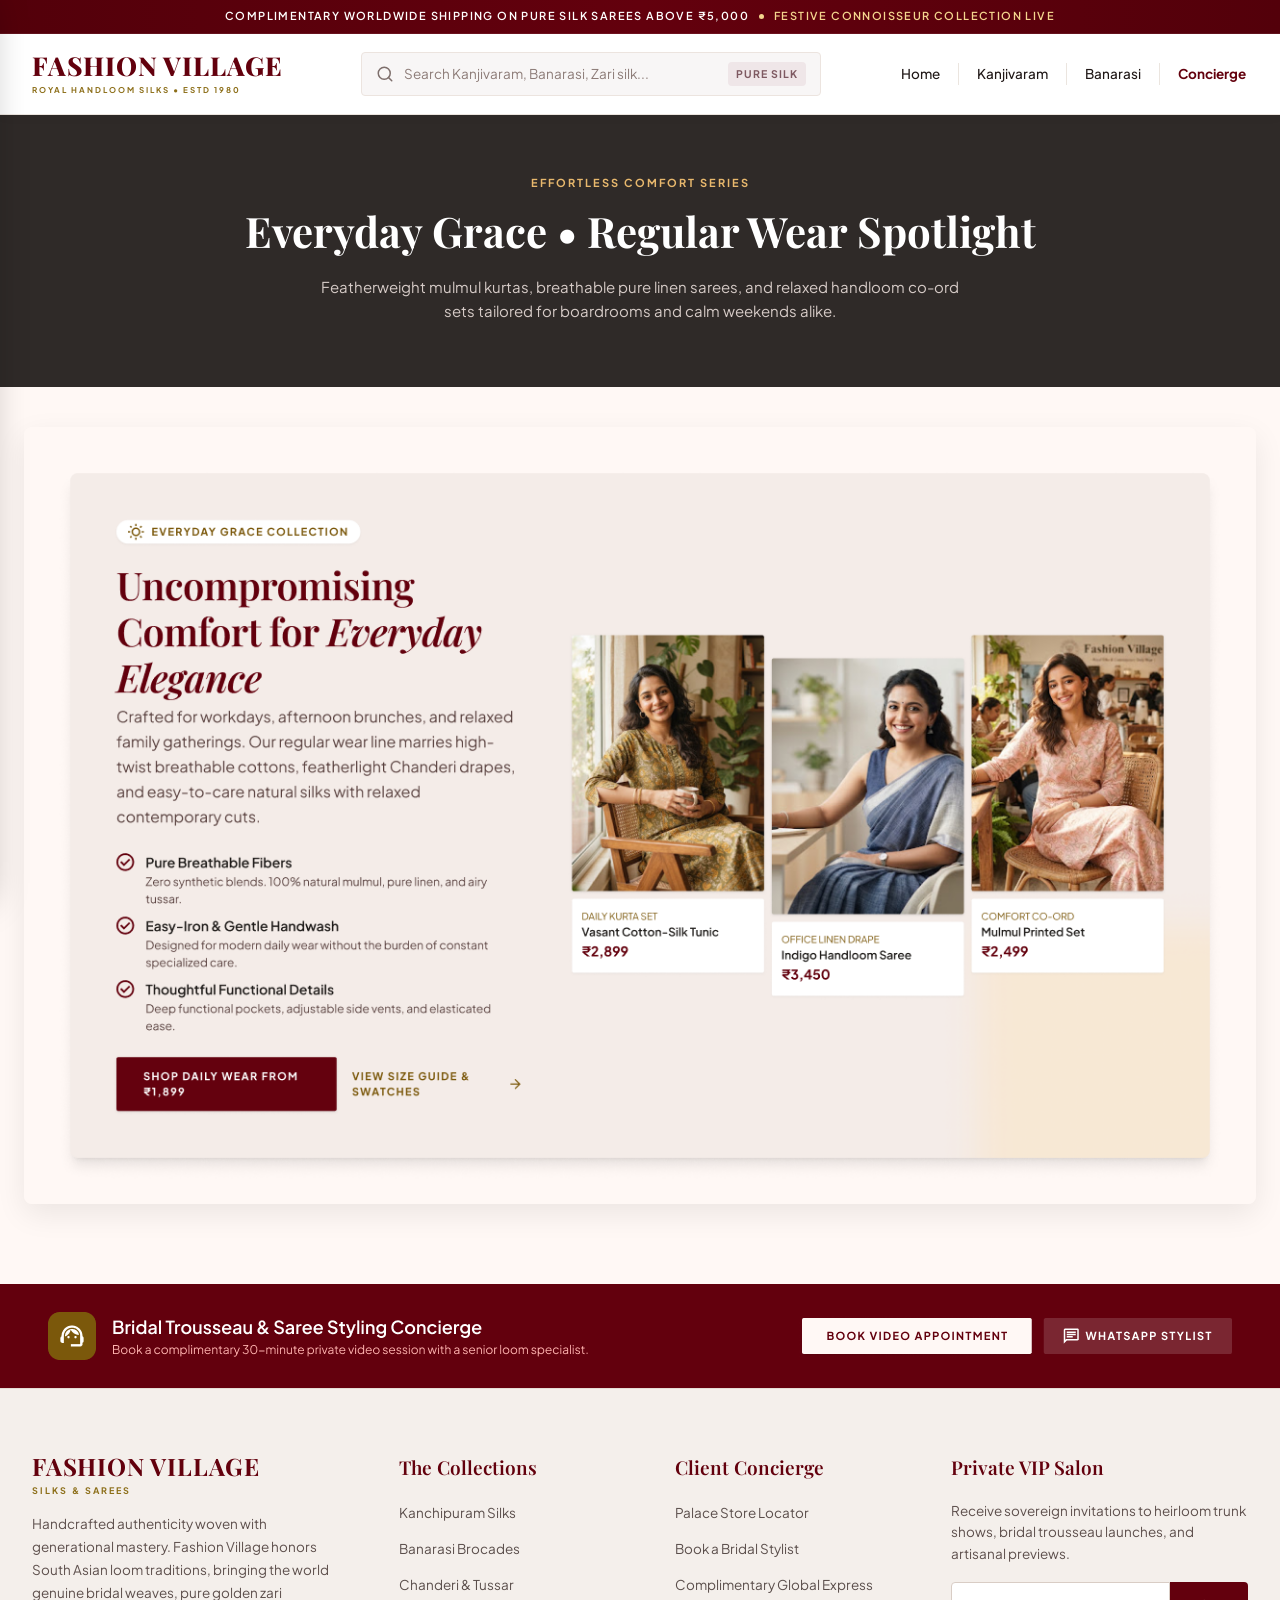
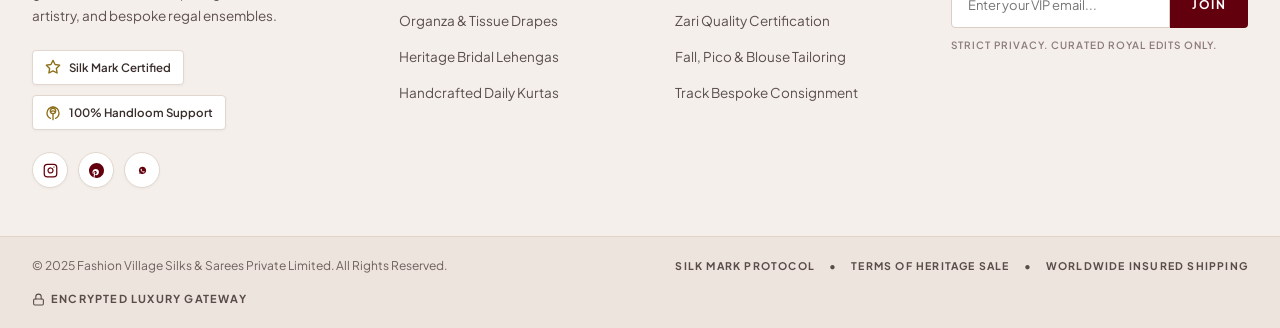
<file: everyday.html>
<!DOCTYPE html>
<html lang="en">
<head>
  <meta charset="UTF-8">
  <meta name="viewport" content="width=device-width, initial-scale=1.0">
  <title>Everyday Grace &amp; Office Wear | Fashion Village Handloom Studio</title>
  <meta name="description" content="Featherlight mulmul kurtas, breathable linen sarees, and contemporary handloom co-ord sets for effortless daily luxury.">
  
  <link rel="preconnect" href="https://fonts.googleapis.com">
  <link rel="preconnect" href="https://fonts.gstatic.com" crossorigin>
  <link href="https://fonts.googleapis.com/css2?family=Cormorant+Garamond:ital,wght@0,400;0,600;0,700;1,400;1,600&family=Playfair+Display:ital,wght@0,400;0,600;0,700;1,400;1,600;1,700&family=Plus+Jakarta+Sans:wght@300;400;500;600;700&display=swap" rel="stylesheet">
  
  <link rel="stylesheet" href="css/style.css">
  <style>
    .page-hero {
      background-color: #2F2A28;
      color: #FFFFFF;
      padding: 60px 0 40px;
      text-align: center;
      position: relative;
    }
    .page-title {
      font-family: var(--font-serif);
      font-size: 42px;
      margin-bottom: 12px;
    }
    .page-desc {
      font-size: 15px;
      color: #D6CBC7;
      max-width: 650px;
      margin: 0 auto 24px;
      line-height: 1.6;
    }
    .spotlight-banner {
      width: 100%;
      border-radius: 8px;
      overflow: hidden;
      margin-bottom: 40px;
      box-shadow: 0 10px 30px rgba(0,0,0,0.08);
    }
  </style>
</head>
<body>

  <!-- Top Announcement Bar -->
  <aside class="top-announcement-bar" role="region" aria-label="Announcements">
    <div class="announcement-text">
      <span>COMPLIMENTARY WORLDWIDE SHIPPING ON PURE SILK SAREES ABOVE &#8377;5,000</span>
      <span class="dot"></span>
      <span style="color:var(--color-gold-light);">FESTIVE CONNOISSEUR COLLECTION LIVE</span>
    </div>
  </aside>

  <!-- Coded Luxury Header Navigation -->
  <header class="site-header">
    <div class="header-container">
            <!-- Mobile Hamburger Button -->
      <button type="button" class="mobile-menu-btn" id="mobile-menu-toggle" aria-label="Open Mobile Menu">
        <svg width="24" height="24" viewBox="0 0 24 24" fill="none" stroke="currentColor" stroke-width="2" stroke-linecap="round" stroke-linejoin="round">
          <line x1="3" y1="12" x2="21" y2="12"></line>
          <line x1="3" y1="6" x2="21" y2="6"></line>
          <line x1="3" y1="18" x2="21" y2="18"></line>
        </svg>
      </button>

      <a href="index.html" class="brand-logo" aria-label="Fashion Village Home">
        <span class="brand-name">FASHION VILLAGE</span>
        <span class="brand-sub">ROYAL HANDLOOM SILKS &bull; ESTD 1980</span>
      </a>

      <div class="search-container">
        <div class="search-bar">
          <span class="search-icon">
            <svg width="18" height="18" viewBox="0 0 24 24" fill="none" stroke="currentColor" stroke-width="2" stroke-linecap="round" stroke-linejoin="round">
              <circle cx="11" cy="11" r="8"></circle>
              <line x1="21" y1="21" x2="16.65" y2="16.65"></line>
            </svg>
          </span>
          <input type="text" id="search-input" class="search-input" placeholder="Search Kanjivaram, Banarasi, Zari silk..." autocomplete="off">
          <span class="search-pill">PURE SILK</span>
        </div>
      </div>

      <div class="header-nav-actions">
        <a href="index.html" class="nav-action-item">Home</a>
        <span class="header-v-divider"></span>
        <a href="kanjivaram.html" class="nav-action-item">Kanjivaram</a>
        <span class="header-v-divider"></span>
        <a href="banarasi.html" class="nav-action-item">Banarasi</a>
        <span class="header-v-divider"></span>
        <a href="concierge.html" class="nav-action-item" style="color:var(--color-maroon); font-weight:700;">Concierge</a>
      </div>
    </div>
  </header>

  <!-- Category Hero Banner -->
  <section class="page-hero">
    <div class="section-frame" style="padding: 0 24px;">
      <div style="font-size: 11px; font-weight: 700; letter-spacing: 2px; color: #E8B86D; text-transform: uppercase; margin-bottom: 8px;">Effortless Comfort Series</div>
      <h1 class="page-title">Everyday Grace &bull; Regular Wear Spotlight</h1>
      <p class="page-desc">
        Featherweight mulmul kurtas, breathable pure linen sarees, and relaxed handloom co-ord sets tailored for boardrooms and calm weekends alike.
      </p>
    </div>
  </section>

  <!-- Full Section Showcase -->
  <main class="section-bleed bleed-everyday" style="padding: 40px 0;">
    <div class="section-frame desktop-only" style="padding: 0 24px;">
      <div class="spotlight-banner">
        <img src="images/Section - 5. 'Everyday Grace - Regular Wear Spotlight.png" alt="Everyday Grace Spotlight">
      </div>
    </div>

    <!-- Mobile Everyday Grace Spotlight -->
    <div class="mobile-only mobile-section-padding">
      <div class="mobile-section-header">
        <span class="mobile-sec-eyebrow">BREATHABLE EVERYDAY LUXE</span>
        <h2 class="mobile-sec-title">Everyday Grace Spotlight</h2>
        <div class="mobile-sec-divider"></div>
        <p class="mobile-sec-desc">
          Featherweight mulmul kurtas, breathable pure linen sarees, and relaxed handloom co-ord sets tailored for boardrooms and serene weekends.
        </p>
      </div>

      <!-- Editorial Narrative Card -->
      <div class="mobile-everyday-editorial-card">
        <span class="mobile-ed-badge">EVERYDAY GRACE ATELIER</span>
        <h3 class="mobile-ed-title">Uncompromising Comfort for <em>Everyday Elegance</em></h3>
        <p class="mobile-ed-p">
          Crafted for workdays, afternoon brunches, and relaxed family gatherings. Our regular wear line marries high-twist breathable cottons, featherlight Chanderi drapes, and easy-to-care natural silks with relaxed contemporary cuts.
        </p>
        
        <div class="mobile-ed-features">
          <div class="mobile-ed-feature-item">
            <svg class="mobile-ed-check" width="16" height="16" viewBox="0 0 24 24" fill="none" stroke="currentColor" stroke-width="2.5" stroke-linecap="round" stroke-linejoin="round">
              <polyline points="20 6 9 17 4 12"></polyline>
            </svg>
            <div>
              <strong>Pure Breathable Fibers</strong>
              <span>Zero synthetic blends. 100% natural mulmul, pure linen, and airy tussar.</span>
            </div>
          </div>
          <div class="mobile-ed-feature-item">
            <svg class="mobile-ed-check" width="16" height="16" viewBox="0 0 24 24" fill="none" stroke="currentColor" stroke-width="2.5" stroke-linecap="round" stroke-linejoin="round">
              <polyline points="20 6 9 17 4 12"></polyline>
            </svg>
            <div>
              <strong>Easy-Iron &amp; Gentle Handwash</strong>
              <span>Designed for modern daily wear without the burden of constant specialized care.</span>
            </div>
          </div>
          <div class="mobile-ed-feature-item">
            <svg class="mobile-ed-check" width="16" height="16" viewBox="0 0 24 24" fill="none" stroke="currentColor" stroke-width="2.5" stroke-linecap="round" stroke-linejoin="round">
              <polyline points="20 6 9 17 4 12"></polyline>
            </svg>
            <div>
              <strong>Thoughtful Functional Details</strong>
              <span>Deep functional pockets, side vents, and elasticated ease.</span>
            </div>
          </div>
        </div>
      </div>

      <!-- 3 Real Everyday Products Track -->
      <div class="mobile-everyday-prods-grid">
        <div class="mobile-everyday-prod-card" onclick="openProductQuickView('Vasant Cotton-Silk Tunic', 2899, 'Daily Kurta Set • Pure Mulmul with Silk-Cotton Blend')">
          <div class="mobile-ed-thumb">
            <img src="assets/mobile/everyday_p1.png" alt="Vasant Cotton-Silk Tunic">
          </div>
          <div class="mobile-ed-info">
            <span class="mobile-ed-cat">DAILY KURTA SET</span>
            <div class="mobile-ed-name">Vasant Cotton-Silk Tunic</div>
            <div class="mobile-ed-price">&#8377;2,899</div>
          </div>
        </div>

        <div class="mobile-everyday-prod-card" onclick="openProductQuickView('Indigo Handloom Saree', 3450, 'Office Linen Drape • Breathable Pure Handloom Linen')">
          <div class="mobile-ed-thumb">
            <img src="assets/mobile/everyday_p2.png" alt="Indigo Handloom Saree">
          </div>
          <div class="mobile-ed-info">
            <span class="mobile-ed-cat">OFFICE LINEN DRAPE</span>
            <div class="mobile-ed-name">Indigo Handloom Saree</div>
            <div class="mobile-ed-price">&#8377;3,450</div>
          </div>
        </div>

        <div class="mobile-everyday-prod-card" onclick="openProductQuickView('Mulmul Printed Set', 2499, 'Comfort Co-ord • Featherlight Cotton-Silk Daily Wear')">
          <div class="mobile-ed-thumb">
            <img src="assets/mobile/everyday_p3.png" alt="Mulmul Printed Set">
          </div>
          <div class="mobile-ed-info">
            <span class="mobile-ed-cat">COMFORT CO-ORD</span>
            <div class="mobile-ed-name">Mulmul Printed Set</div>
            <div class="mobile-ed-price">&#8377;2,499</div>
          </div>
        </div>
      </div>
    </div>
  </main>

  <!-- Concierge Banner -->
  <section class="section-bleed bleed-concierge">
    <div class="section-frame">
      <img src="images/Section - Interactive Concierge Banner.png" alt="Bridal Trousseau Concierge">
      <a href="concierge.html" class="hotspot" style="left: 62.6%; top: 32.7%; width: 17.6%; height: 34.6%;" title="Book Video Appointment"></a>
      <a href="concierge.html" class="hotspot" style="left: 81.8%; top: 32.7%; width: 14.4%; height: 34.6%;" title="WhatsApp Stylist"></a>
    </div>
  </section>

  <!-- Footer -->
  <footer class="luxury-footer" id="site-footer">
    
    <!-- Main Footer 4 Columns -->
    <div class="footer-main">
      
      <!-- Brand & Craftsmanship Column -->
      <div class="footer-brand-col">
        <div class="footer-brand-title">FASHION VILLAGE</div>
        <div class="footer-brand-tagline">SILKS &amp; SAREES</div>
        <p class="footer-brand-desc">
          Handcrafted authenticity woven with generational mastery. Fashion Village honors South Asian loom traditions, bringing the world genuine bridal weaves, pure golden zari artistry, and bespoke regal ensembles.
        </p>

        <!-- Trust Badges (Silk Mark & Handloom Support) -->
        <div class="footer-badges-row">
          <div class="footer-trust-badge" title="Certified Pure Silk by Silk Mark Organization of India">
            <svg width="16" height="16" viewBox="0 0 24 24" fill="none" stroke="currentColor" stroke-width="2" stroke-linecap="round" stroke-linejoin="round">
              <path d="M12 2l3.09 6.26L22 9.27l-5 4.87 1.18 6.88L12 17.77l-6.18 3.25L7 14.14 2 9.27l6.91-1.01L12 2z"></path>
            </svg>
            <span>Silk Mark Certified</span>
          </div>
          <div class="footer-trust-badge" title="100% Direct Master Weaver Guild Empowerment">
            <svg width="16" height="16" viewBox="0 0 24 24" fill="none" stroke="currentColor" stroke-width="2" stroke-linecap="round" stroke-linejoin="round">
              <path d="M12 22v-9"></path>
              <path d="M9 10a5 5 0 0 1 6 0"></path>
              <path d="M12 13a4 4 0 0 0 4-4 4 4 0 0 0-8 0 4 4 0 0 0 4 4z"></path>
              <path d="M12 3a9 9 0 0 0-9 9c0 3.5 2 6.5 5 8"></path>
              <path d="M12 3a9 9 0 0 1 9 9c0 3.5-2 6.5-5 8"></path>
            </svg>
            <span>100% Handloom Support</span>
          </div>
        </div>

        <!-- Social Channels -->
        <div class="footer-social-row">
          <a href="#" class="footer-social-icon" title="Instagram @FashionVillageSilks" onclick="showToast('Follow @FashionVillageSilks on Instagram')">
            <svg width="15" height="15" viewBox="0 0 24 24" fill="none" stroke="currentColor" stroke-width="2" stroke-linecap="round" stroke-linejoin="round">
              <rect x="2" y="2" width="20" height="20" rx="5" ry="5"></rect>
              <path d="M16 11.37A4 4 0 1 1 12.63 8 4 4 0 0 1 16 11.37z"></path>
              <line x1="17.5" y1="6.5" x2="17.51" y2="6.5"></line>
            </svg>
          </a>
          <a href="#" class="footer-social-icon" title="Pinterest Lookbooks" onclick="showToast('Explore our Lookbooks on Pinterest')">
            <svg width="15" height="15" viewBox="0 0 24 24" fill="currentColor">
              <path d="M12 0a12 12 0 0 0-4.37 23.18c-.06-.99-.1-2.52.02-3.61l.73-3.11s-.18-.37-.18-.92c0-.86.5-1.5 1.12-1.5.53 0 .78.4.78.88 0 .53-.34 1.33-.51 2.07-.15.61.3 1.11.9 1.11 1.08 0 1.91-1.14 1.91-2.79 0-1.46-1.05-2.48-2.55-2.48-1.74 0-2.76 1.3-2.76 2.65 0 .52.2 1.08.45 1.39.05.06.06.12.04.18l-.17.69c-.03.11-.1.15-.22.1-1.02-.47-1.66-1.95-1.66-3.14 0-2.56 1.86-4.91 5.36-4.91 2.81 0 5 2 5 4.69 0 2.8-1.76 5.05-4.21 5.05-.82 0-1.6-.43-1.86-.94l-.51 1.94c-.18.71-.68 1.6-1.01 2.15A11.99 11.99 0 0 0 12 24c6.63 0 12-5.37 12-12S18.63 0 12 0z"/>
            </svg>
          </a>
          <a href="#" class="footer-social-icon" title="WhatsApp Concierge" onclick="openDrawer(document.getElementById('whatsapp-drawer'))">
            <svg width="15" height="15" viewBox="0 0 24 24" fill="currentColor">
              <path d="M12.031 6.172c-3.181 0-5.767 2.586-5.768 5.766-.001 1.298.38 2.27 1.019 3.287l-.582 2.128 2.182-.573c.978.58 1.911.928 3.145.929 3.178 0 5.767-2.587 5.768-5.766.001-3.187-2.575-5.771-5.764-5.771zm3.392 8.244c-.144.405-.837.774-1.17.824-.312.045-.698.077-2.008-.466-1.579-.654-2.597-2.261-2.677-2.367-.077-.105-.635-.847-.635-1.616 0-.769.404-1.148.547-1.306.144-.158.314-.198.418-.198.106 0 .211.002.304.006.098.005.23-.037.36.275.134.321.458 1.116.498 1.198.04.081.067.176.013.282-.053.107-.08.175-.16.269-.08.093-.169.208-.241.279-.08.079-.164.165-.07.327.093.162.417.689.896 1.115.616.549 1.135.719 1.298.8.162.081.258.07.354-.041.096-.111.411-.479.521-.643.111-.164.22-.137.37-.082.15.054.957.451 1.121.533.164.082.274.122.314.19.04.068.04.394-.104.799z"/>
            </svg>
          </a>
        </div>
      </div>

      <!-- Column 2: The Collections -->
      <div>
        <div class="footer-col-title">The Collections</div>
        <ul class="footer-links-list">
          <li><a href="kanjivaram.html">Kanchipuram Silks</a></li>
          <li><a href="banarasi.html">Banarasi Brocades</a></li>
          <li><a href="everyday.html">Chanderi &amp; Tussar</a></li>
          <li><a href="banarasi.html">Organza &amp; Tissue Drapes</a></li>
          <li><a href="kanjivaram.html">Heritage Bridal Lehengas</a></li>
          <li><a href="everyday.html">Handcrafted Daily Kurtas</a></li>
        </ul>
      </div>

      <!-- Column 3: Client Concierge -->
      <div>
        <div class="footer-col-title">Client Concierge</div>
        <ul class="footer-links-list">
          <li><a href="#" onclick="openModal(document.getElementById('store-modal'))">Palace Store Locator</a></li>
          <li><a href="#" onclick="openModal(document.getElementById('appointment-modal'))">Book a Bridal Stylist</a></li>
          <li><a href="#" onclick="showToast('Complimentary insured global express shipping on all pure silks.')">Complimentary Global Express</a></li>
          <li><a href="#" onclick="showToast('Every saree carries certified 100% Tested Silver-Gilt Zari Assay.')">Zari Quality Certification</a></li>
          <li><a href="#" onclick="showToast('Bespoke pico, fall edging and pure silk blouse customization included.')">Fall, Pico &amp; Blouse Tailoring</a></li>
          <li><a href="#" onclick="showToast('Bespoke bridal trousseau tracking active for VIP consignments.')">Track Bespoke Consignment</a></li>
        </ul>
      </div>

      <!-- Column 4: Private VIP Salon -->
      <div>
        <div class="footer-col-title">Private VIP Salon</div>
        <p class="vip-salon-desc">
          Receive sovereign invitations to heirloom trunk shows, bridal trousseau launches, and artisanal previews.
        </p>
        <form class="vip-salon-form" onsubmit="event.preventDefault(); subscribeNewsletter();">
          <input type="email" id="newsletter-email" class="vip-salon-input" placeholder="Enter your VIP email..." required>
          <button type="submit" class="vip-salon-btn">JOIN</button>
        </form>
        <div class="vip-salon-note">STRICT PRIVACY. CURATED ROYAL EDITS ONLY.</div>
      </div>

    </div>

    <!-- Bottom Copyright & Policy Links -->
    <div class="footer-bottom-bar">
      <div class="footer-bottom-inner">
        <div>&copy; 2025 Fashion Village Silks &amp; Sarees Private Limited. All Rights Reserved.</div>
        <div class="footer-bottom-links">
          <a href="#" onclick="showToast('Silk Mark Protocol: Verified Pure Natural Mulberry Silk')">SILK MARK PROTOCOL</a>
          <span>&bull;</span>
          <a href="#" onclick="showToast('Terms of Heritage Sale: Generational Guild Authenticity Guarantee')">TERMS OF HERITAGE SALE</a>
          <span>&bull;</span>
          <a href="#" onclick="showToast('Worldwide Insured Express Delivery via DHL Luxury Express')">WORLDWIDE INSURED SHIPPING</a>
        </div>
        <div class="footer-secure-tag">
          <svg width="13" height="13" viewBox="0 0 24 24" fill="none" stroke="currentColor" stroke-width="2" stroke-linecap="round" stroke-linejoin="round">
            <rect x="3" y="11" width="18" height="11" rx="2" ry="2"></rect>
            <path d="M7 11V7a5 5 0 0 1 10 0v4"></path>
          </svg>
          <span>ENCRYPTED LUXURY GATEWAY</span>
        </div>
      </div>
    </div>

  </footer>

    <!-- Slide-Over Drawers -->
  <div class="drawer-overlay" id="drawer-overlay"></div>

  <!-- Mobile Navigation Drawer (Luxury High-Fashion Editorial) -->
  <div class="drawer-container drawer-left" id="mobile-nav-drawer" role="dialog" aria-modal="true" aria-labelledby="mobile-nav-title">
    <div class="drawer-header">
      <div class="drawer-brand-wrap">
        <span class="drawer-brand-eyebrow">FASHION VILLAGE</span>
        <h2 class="drawer-title" id="mobile-nav-title">Sovereign Vaults</h2>
      </div>
      <button type="button" class="drawer-close-btn" aria-label="Close navigation menu">
        <svg width="18" height="18" viewBox="0 0 24 24" fill="none" stroke="currentColor" stroke-width="2" stroke-linecap="round" stroke-linejoin="round">
          <line x1="18" y1="6" x2="6" y2="18"></line>
          <line x1="6" y1="6" x2="18" y2="18"></line>
        </svg>
      </button>
    </div>

    <div class="drawer-body">
      <!-- Section Label: Curated Collections -->
      <div class="drawer-section-heading">Heirloom Curations</div>

      <ul class="mobile-nav-list">
        <!-- 1. 2025 Sovereign Edit -->
        <li class="mobile-nav-item">
          <a href="index.html" class="mobile-nav-link">
            <div class="mobile-nav-link-content">
              <div class="mobile-nav-link-title-row">
                <span class="mobile-nav-link-title">2025 Sovereign Edit</span>
                <span class="mobile-nav-badge">NEW</span>
              </div>
              <span class="mobile-nav-link-sub">Autumn / Winter Bridal Edition</span>
            </div>
            <svg class="mobile-nav-arrow" width="16" height="16" viewBox="0 0 24 24" fill="none" stroke="currentColor" stroke-width="2" stroke-linecap="round" stroke-linejoin="round">
              <polyline points="9 18 15 12 9 6"></polyline>
            </svg>
          </a>
        </li>

        <!-- 2. Bridal Kanchipuram -->
        <li class="mobile-nav-item">
          <a href="kanjivaram.html" class="mobile-nav-link">
            <div class="mobile-nav-link-content">
              <div class="mobile-nav-link-title-row">
                <span class="mobile-nav-link-title">Bridal Kanchipuram</span>
              </div>
              <span class="mobile-nav-link-sub">Pure Korvai &amp; Certified Tested Zari</span>
            </div>
            <svg class="mobile-nav-arrow" width="16" height="16" viewBox="0 0 24 24" fill="none" stroke="currentColor" stroke-width="2" stroke-linecap="round" stroke-linejoin="round">
              <polyline points="9 18 15 12 9 6"></polyline>
            </svg>
          </a>
        </li>

        <!-- 3. Banarasi Heritage -->
        <li class="mobile-nav-item">
          <a href="banarasi.html" class="mobile-nav-link">
            <div class="mobile-nav-link-content">
              <div class="mobile-nav-link-title-row">
                <span class="mobile-nav-link-title">Banarasi Heritage</span>
              </div>
              <span class="mobile-nav-link-sub">Katan Brocade &amp; Antique Kadwa</span>
            </div>
            <svg class="mobile-nav-arrow" width="16" height="16" viewBox="0 0 24 24" fill="none" stroke="currentColor" stroke-width="2" stroke-linecap="round" stroke-linejoin="round">
              <polyline points="9 18 15 12 9 6"></polyline>
            </svg>
          </a>
        </li>

        <!-- 4. Everyday Grace -->
        <li class="mobile-nav-item">
          <a href="everyday.html" class="mobile-nav-link active">
            <div class="mobile-nav-link-content">
              <div class="mobile-nav-link-title-row">
                <span class="mobile-nav-link-title" style="color:var(--color-maroon);">Everyday Grace</span>
              </div>
              <span class="mobile-nav-link-sub">Mulmul Cotton &amp; Handloom Linen</span>
            </div>
            <svg class="mobile-nav-arrow" width="16" height="16" viewBox="0 0 24 24" fill="none" stroke="currentColor" stroke-width="2" stroke-linecap="round" stroke-linejoin="round">
              <polyline points="9 18 15 12 9 6"></polyline>
            </svg>
          </a>
        </li>

        <!-- 5. Weaver Craftsmanship -->
        <li class="mobile-nav-item">
          <a href="story.html" class="mobile-nav-link">
            <div class="mobile-nav-link-content">
              <div class="mobile-nav-link-title-row">
                <span class="mobile-nav-link-title">Weaver Craftsmanship</span>
              </div>
              <span class="mobile-nav-link-sub">45-Year Sacred Guild Archives</span>
            </div>
            <svg class="mobile-nav-arrow" width="16" height="16" viewBox="0 0 24 24" fill="none" stroke="currentColor" stroke-width="2" stroke-linecap="round" stroke-linejoin="round">
              <polyline points="9 18 15 12 9 6"></polyline>
            </svg>
          </a>
        </li>

        <!-- 6. Styling Concierge Suite -->
        <li class="mobile-nav-item">
          <a href="concierge.html" class="mobile-nav-link">
            <div class="mobile-nav-link-content">
              <div class="mobile-nav-link-title-row">
                <span class="mobile-nav-link-title" style="color:var(--color-gold-deep);">Styling Concierge Suite</span>
                <span class="mobile-nav-badge" style="background:#FAF0D7; color:#8C6E18;">4K VIDEO</span>
              </div>
              <span class="mobile-nav-link-sub">Private Loom Video Consultations</span>
            </div>
            <svg class="mobile-nav-arrow" width="16" height="16" viewBox="0 0 24 24" fill="none" stroke="currentColor" stroke-width="2" stroke-linecap="round" stroke-linejoin="round">
              <polyline points="9 18 15 12 9 6"></polyline>
            </svg>
          </a>
        </li>
      </ul>

      <!-- Section Label: Client Concierge Actions -->
      <div class="drawer-actions-box">
        <div class="drawer-section-heading" style="margin-bottom:8px;">Bespoke Services</div>

        <button type="button" class="drawer-action-btn" onclick="openModal(document.getElementById('store-modal'))">
          <svg width="17" height="17" viewBox="0 0 24 24" fill="none" stroke="currentColor" stroke-width="2" stroke-linecap="round" stroke-linejoin="round">
            <path d="M21 10c0 7-9 13-9 13s-9-6-9-13a9 9 0 0 1 18 0z"></path>
            <circle cx="12" cy="10" r="3"></circle>
          </svg>
          <span>Find a Flagship Boutique</span>
        </button>

        <button type="button" class="drawer-action-btn trigger-appointment">
          <svg width="17" height="17" viewBox="0 0 24 24" fill="none" stroke="currentColor" stroke-width="2" stroke-linecap="round" stroke-linejoin="round">
            <rect x="3" y="4" width="18" height="18" rx="2" ry="2"></rect>
            <line x1="16" y1="2" x2="16" y2="6"></line>
            <line x1="8" y1="2" x2="8" y2="6"></line>
            <line x1="3" y1="10" x2="21" y2="10"></line>
          </svg>
          <span>Book Private Video Trial</span>
        </button>

        <button type="button" class="drawer-action-btn drawer-action-whatsapp trigger-whatsapp">
          <svg width="17" height="17" viewBox="0 0 24 24" fill="currentColor">
            <path d="M12.031 6.172c-3.181 0-5.767 2.586-5.768 5.766-.001 1.298.38 2.27 1.019 3.287l-.582 2.128 2.182-.573c.978.58 1.911.928 3.145.929 3.178 0 5.767-2.587 5.768-5.766.001-3.187-2.575-5.771-5.764-5.771zm3.392 8.244c-.144.405-.837.774-1.17.824-.312.045-.698.077-2.008-.466-1.579-.654-2.597-2.261-2.677-2.367-.077-.105-.635-.847-.635-1.616 0-.769.404-1.148.547-1.306.144-.158.314-.198.418-.198.106 0 .211.002.304.006.098.005.23-.037.36.275.134.321.458 1.116.498 1.198.04.081.067.176.013.282-.053.107-.08.175-.16.269-.08.093-.169.208-.241.279-.08.079-.164.165-.07.327.093.162.417.689.896 1.115.616.549 1.135.719 1.298.8.162.081.258.07.354-.041.096-.111.411-.479.521-.643.111-.164.22-.137.37-.082.15.054.957.451 1.121.533.164.082.274.122.314.19.04.068.04.394-.104.799z"/>
          </svg>
          <div style="display:flex; flex-direction:column; gap:1px;">
            <span>WhatsApp Senior Stylist</span>
            <span style="font-size:10px; color:#128C7E; font-weight:500;">Online Now &bull; Instant Loom Broadcast</span>
          </div>
        </button>
      </div>

      <!-- Trust Stamp Inside Drawer -->
      <div class="drawer-trust-footer">
        <div class="drawer-trust-text">Silk Mark Certified &bull; Pure Silver Zari</div>
        <div class="drawer-trust-sub">Insured Express Shipping to 34+ Countries</div>
      </div>
    </div>
  </div>

  <div class="toast-container" id="toast-container"></div>
  <script src="js/main.js"></script>
</body>
</html>
</file>
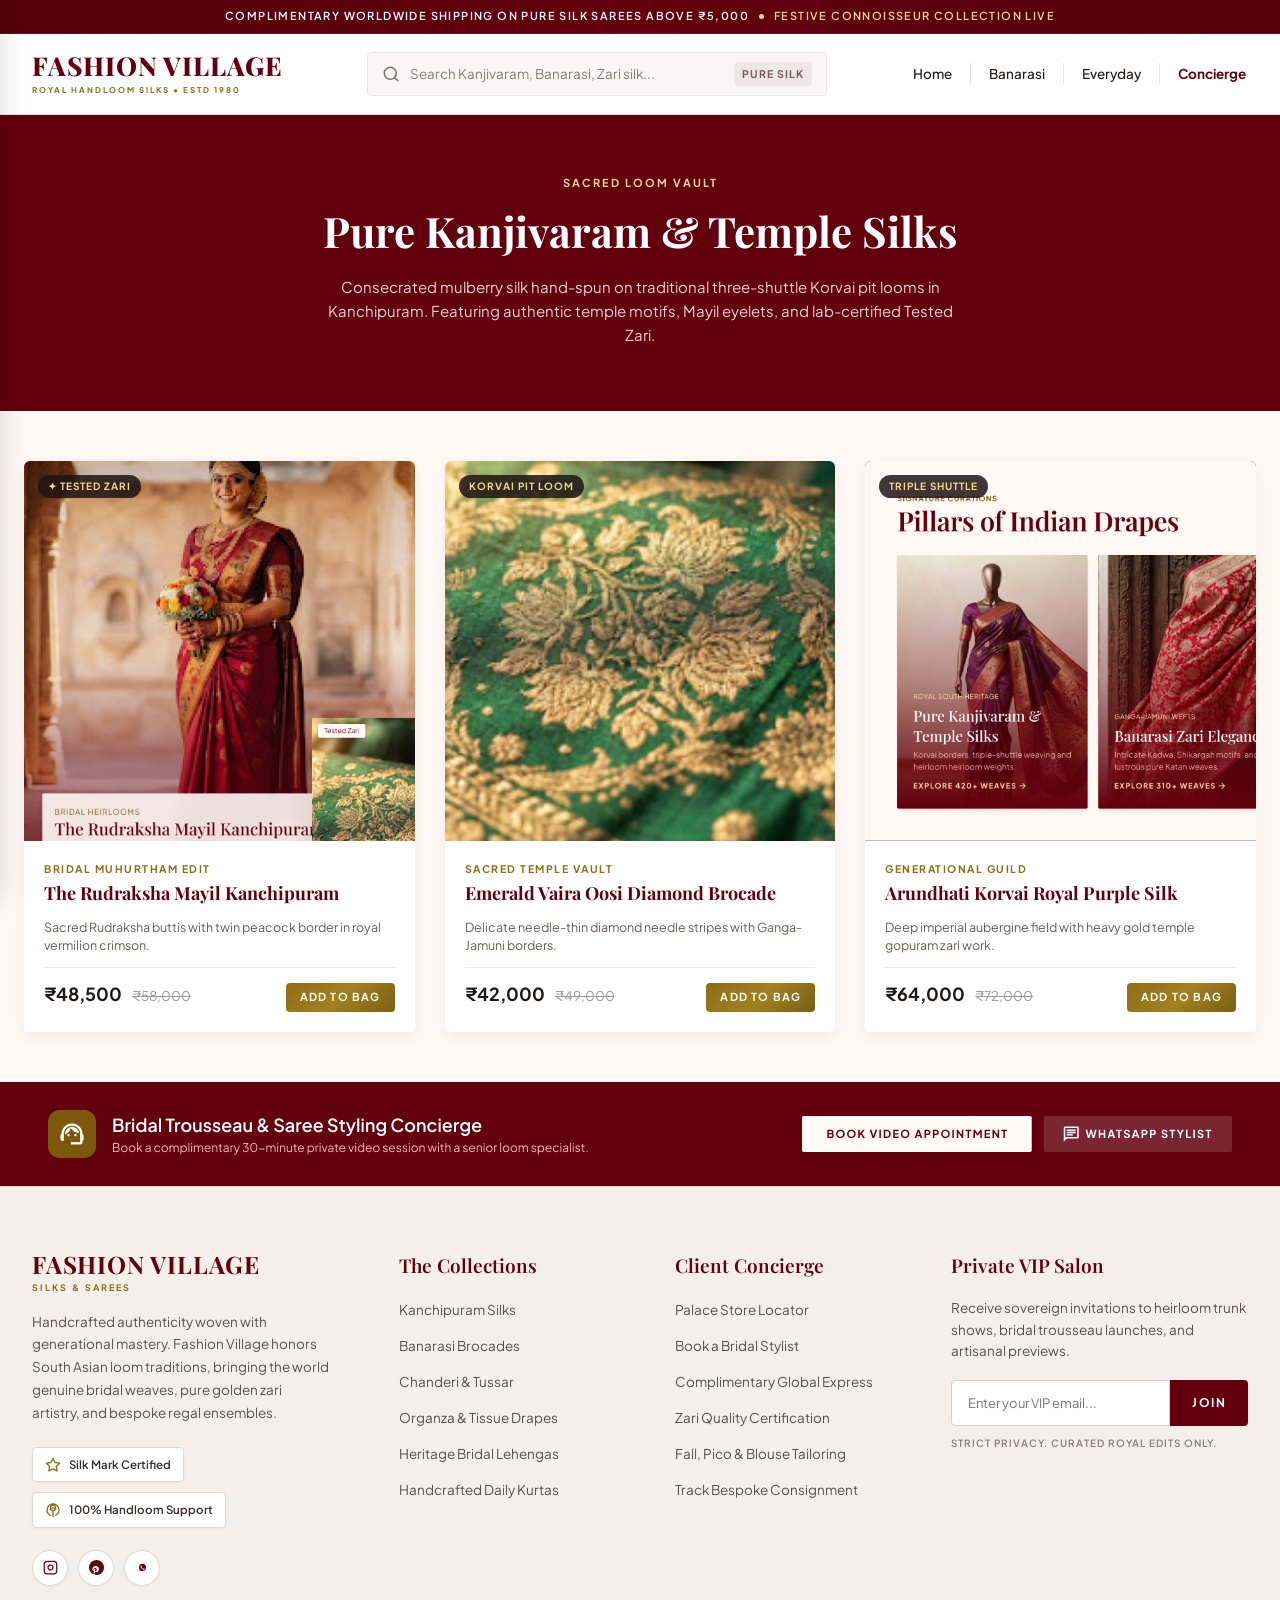
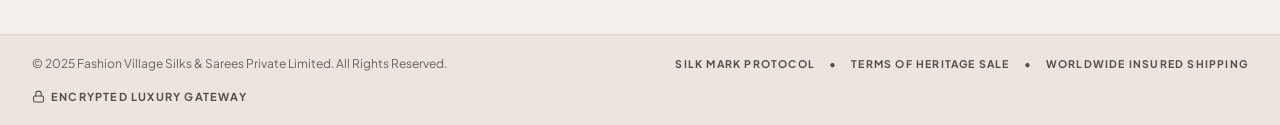
<file: kanjivaram.html>
<!DOCTYPE html>
<html lang="en">
<head>
  <meta charset="UTF-8">
  <meta name="viewport" content="width=device-width, initial-scale=1.0">
  <title>Pure Kanjivaram &amp; Temple Silks | Fashion Village Sovereign Vault</title>
  <meta name="description" content="Explore handcrafted pure Kanchipuram silk sarees woven with authentic Korvai borders and certified 100% tested metallic silver-gilt zari.">
  
  <link rel="preconnect" href="https://fonts.googleapis.com">
  <link rel="preconnect" href="https://fonts.gstatic.com" crossorigin>
  <link href="https://fonts.googleapis.com/css2?family=Cormorant+Garamond:ital,wght@0,400;0,600;0,700;1,400;1,600&family=Playfair+Display:ital,wght@0,400;0,600;0,700;1,400;1,600;1,700&family=Plus+Jakarta+Sans:wght@300;400;500;600;700&display=swap" rel="stylesheet">
  
  <link rel="stylesheet" href="css/style.css">
  <style>
    .page-hero {
      background-color: var(--color-maroon);
      color: #FFFFFF;
      padding: 60px 0 40px;
      text-align: center;
      position: relative;
    }
    .page-title {
      font-family: var(--font-serif);
      font-size: 42px;
      margin-bottom: 12px;
    }
    .page-desc {
      font-size: 15px;
      color: #E8D2D5;
      max-width: 650px;
      margin: 0 auto 24px;
      line-height: 1.6;
    }
    .products-grid {
      display: grid;
      grid-template-columns: repeat(auto-fit, minmax(280px, 1fr));
      gap: 30px;
      padding: 50px 0;
    }
    .prod-card {
      background: #FFFFFF;
      border-radius: 6px;
      overflow: hidden;
      box-shadow: 0 4px 16px rgba(0,0,0,0.06);
      transition: transform 0.25s ease, box-shadow 0.25s ease;
      display: flex;
      flex-direction: column;
    }
    .prod-card:hover {
      transform: translateY(-4px);
      box-shadow: 0 12px 30px rgba(0,0,0,0.12);
    }
    .prod-img-box {
      height: 380px;
      background: #5B000C;
      position: relative;
      overflow: hidden;
    }
    .prod-img-box img {
      width: 100%;
      height: 100%;
      object-fit: cover;
      transition: transform 0.4s ease;
    }
    .prod-card:hover .prod-img-box img {
      transform: scale(1.04);
    }
    .prod-tag {
      position: absolute;
      top: 14px;
      left: 14px;
      background: rgba(30, 20, 20, 0.85);
      color: var(--color-gold-light);
      font-size: 10px;
      font-weight: 700;
      letter-spacing: 1px;
      padding: 4px 10px;
      border-radius: 999px;
    }
    .prod-info {
      padding: 20px;
      flex: 1;
      display: flex;
      flex-direction: column;
    }
    .prod-cat {
      font-size: 10.5px;
      font-weight: 700;
      letter-spacing: 1.5px;
      color: var(--color-gold-deep);
      text-transform: uppercase;
    }
    .prod-name {
      font-family: var(--font-serif);
      font-size: 18px;
      color: var(--color-maroon);
      margin: 6px 0 12px;
      line-height: 1.3;
    }
    .prod-price-row {
      display: flex;
      align-items: baseline;
      gap: 10px;
      margin-top: auto;
      padding-top: 12px;
      border-top: 1px solid #F0EAE4;
    }
    .prod-price {
      font-size: 18px;
      font-weight: 700;
      color: var(--color-text-dark);
    }
    .prod-strike {
      font-size: 13.5px;
      color: #999;
      text-decoration: line-through !important;
    }
  </style>
</head>
<body>

  <!-- Top Announcement Bar -->
  <aside class="top-announcement-bar" role="region" aria-label="Announcements">
    <div class="announcement-text">
      <span>COMPLIMENTARY WORLDWIDE SHIPPING ON PURE SILK SAREES ABOVE &#8377;5,000</span>
      <span class="dot"></span>
      <span style="color:var(--color-gold-light);">FESTIVE CONNOISSEUR COLLECTION LIVE</span>
    </div>
  </aside>

  <!-- Coded Luxury Header Navigation -->
  <header class="site-header">
    <div class="header-container">
            <!-- Mobile Hamburger Button -->
      <button type="button" class="mobile-menu-btn" id="mobile-menu-toggle" aria-label="Open Mobile Menu">
        <svg width="24" height="24" viewBox="0 0 24 24" fill="none" stroke="currentColor" stroke-width="2" stroke-linecap="round" stroke-linejoin="round">
          <line x1="3" y1="12" x2="21" y2="12"></line>
          <line x1="3" y1="6" x2="21" y2="6"></line>
          <line x1="3" y1="18" x2="21" y2="18"></line>
        </svg>
      </button>

      <a href="index.html" class="brand-logo" aria-label="Fashion Village Home">
        <span class="brand-name">FASHION VILLAGE</span>
        <span class="brand-sub">ROYAL HANDLOOM SILKS &bull; ESTD 1980</span>
      </a>

      <div class="search-container">
        <div class="search-bar">
          <span class="search-icon">
            <svg width="18" height="18" viewBox="0 0 24 24" fill="none" stroke="currentColor" stroke-width="2" stroke-linecap="round" stroke-linejoin="round">
              <circle cx="11" cy="11" r="8"></circle>
              <line x1="21" y1="21" x2="16.65" y2="16.65"></line>
            </svg>
          </span>
          <input type="text" id="search-input" class="search-input" placeholder="Search Kanjivaram, Banarasi, Zari silk..." autocomplete="off">
          <span class="search-pill">PURE SILK</span>
        </div>
      </div>

      <div class="header-nav-actions">
        <a href="index.html" class="nav-action-item">Home</a>
        <span class="header-v-divider"></span>
        <a href="banarasi.html" class="nav-action-item">Banarasi</a>
        <span class="header-v-divider"></span>
        <a href="everyday.html" class="nav-action-item">Everyday</a>
        <span class="header-v-divider"></span>
        <a href="concierge.html" class="nav-action-item" style="color:var(--color-maroon); font-weight:700;">Concierge</a>
      </div>
    </div>
  </header>

  <!-- Category Hero Banner -->
  <section class="page-hero">
    <div class="section-frame" style="padding: 0 24px;">
      <div style="font-size: 11px; font-weight: 700; letter-spacing: 2px; color: var(--color-gold-light); text-transform: uppercase; margin-bottom: 8px;">Sacred Loom Vault</div>
      <h1 class="page-title">Pure Kanjivaram &amp; Temple Silks</h1>
      <p class="page-desc">
        Consecrated mulberry silk hand-spun on traditional three-shuttle Korvai pit looms in Kanchipuram. Featuring authentic temple motifs, Mayil eyelets, and lab-certified Tested Zari.
      </p>
    </div>
  </section>

  <!-- Product Showcase Grid -->
  <main class="section-bleed" style="background-color: #FFF8F5;">
    <div class="section-frame" style="padding: 0 24px;">
      <div class="products-grid">
        
        <!-- Saree 1 -->
        <div class="prod-card">
          <div class="prod-img-box">
            <img src="assets/hero_bride.png" alt="The Rudraksha Mayil Kanchipuram">
            <span class="prod-tag">&#10022; TESTED ZARI</span>
          </div>
          <div class="prod-info">
            <span class="prod-cat">Bridal Muhurtham Edit</span>
            <h3 class="prod-name">The Rudraksha Mayil Kanchipuram</h3>
            <p style="font-size:12.5px; color:#6B5B57; margin-bottom:12px;">Sacred Rudraksha buttis with twin peacock border in royal vermilion crimson.</p>
            <div class="prod-price-row">
              <span class="prod-price" data-inr-price="48500">&#8377;48,500</span>
              <span class="prod-strike" data-inr-price="58000">&#8377;58,000</span>
              <button type="button" class="btn-submit" style="margin-left:auto; padding:6px 14px; font-size:11px;" onclick="showToast('Added to Bag')">Add to Bag</button>
            </div>
          </div>
        </div>

        <!-- Saree 2 -->
        <div class="prod-card">
          <div class="prod-img-box">
            <img src="assets/hero_swatch_clean.png" alt="Emerald Vaira Oosi Kanjivaram">
            <span class="prod-tag">KORVAI PIT LOOM</span>
          </div>
          <div class="prod-info">
            <span class="prod-cat">Sacred Temple Vault</span>
            <h3 class="prod-name">Emerald Vaira Oosi Diamond Brocade</h3>
            <p style="font-size:12.5px; color:#6B5B57; margin-bottom:12px;">Delicate needle-thin diamond needle stripes with Ganga-Jamuni borders.</p>
            <div class="prod-price-row">
              <span class="prod-price" data-inr-price="42000">&#8377;42,000</span>
              <span class="prod-strike" data-inr-price="49000">&#8377;49,000</span>
              <button type="button" class="btn-submit" style="margin-left:auto; padding:6px 14px; font-size:11px;" onclick="showToast('Added to Bag')">Add to Bag</button>
            </div>
          </div>
        </div>

        <!-- Saree 3 -->
        <div class="prod-card">
          <div class="prod-img-box">
            <img src="images/Section - 3. Category Showcase Grid.png" style="object-position: left center;" alt="Royal Purple Temple Korvai">
            <span class="prod-tag">TRIPLE SHUTTLE</span>
          </div>
          <div class="prod-info">
            <span class="prod-cat">Generational Guild</span>
            <h3 class="prod-name">Arundhati Korvai Royal Purple Silk</h3>
            <p style="font-size:12.5px; color:#6B5B57; margin-bottom:12px;">Deep imperial aubergine field with heavy gold temple gopuram zari work.</p>
            <div class="prod-price-row">
              <span class="prod-price" data-inr-price="64000">&#8377;64,000</span>
              <span class="prod-strike" data-inr-price="72000">&#8377;72,000</span>
              <button type="button" class="btn-submit" style="margin-left:auto; padding:6px 14px; font-size:11px;" onclick="showToast('Added to Bag')">Add to Bag</button>
            </div>
          </div>
        </div>

      </div>
    </div>
  </main>

  <!-- Concierge Banner -->
  <section class="section-bleed bleed-concierge">
    <div class="section-frame">
      <img src="images/Section - Interactive Concierge Banner.png" alt="Bridal Trousseau Concierge">
      <a href="concierge.html" class="hotspot" style="left: 62.6%; top: 32.7%; width: 17.6%; height: 34.6%;" title="Book Video Appointment"></a>
      <a href="concierge.html" class="hotspot" style="left: 81.8%; top: 32.7%; width: 14.4%; height: 34.6%;" title="WhatsApp Stylist"></a>
    </div>
  </section>

  <!-- Footer -->
  <footer class="luxury-footer" id="site-footer">
    
    <!-- Main Footer 4 Columns -->
    <div class="footer-main">
      
      <!-- Brand & Craftsmanship Column -->
      <div class="footer-brand-col">
        <div class="footer-brand-title">FASHION VILLAGE</div>
        <div class="footer-brand-tagline">SILKS &amp; SAREES</div>
        <p class="footer-brand-desc">
          Handcrafted authenticity woven with generational mastery. Fashion Village honors South Asian loom traditions, bringing the world genuine bridal weaves, pure golden zari artistry, and bespoke regal ensembles.
        </p>

        <!-- Trust Badges (Silk Mark & Handloom Support) -->
        <div class="footer-badges-row">
          <div class="footer-trust-badge" title="Certified Pure Silk by Silk Mark Organization of India">
            <svg width="16" height="16" viewBox="0 0 24 24" fill="none" stroke="currentColor" stroke-width="2" stroke-linecap="round" stroke-linejoin="round">
              <path d="M12 2l3.09 6.26L22 9.27l-5 4.87 1.18 6.88L12 17.77l-6.18 3.25L7 14.14 2 9.27l6.91-1.01L12 2z"></path>
            </svg>
            <span>Silk Mark Certified</span>
          </div>
          <div class="footer-trust-badge" title="100% Direct Master Weaver Guild Empowerment">
            <svg width="16" height="16" viewBox="0 0 24 24" fill="none" stroke="currentColor" stroke-width="2" stroke-linecap="round" stroke-linejoin="round">
              <path d="M12 22v-9"></path>
              <path d="M9 10a5 5 0 0 1 6 0"></path>
              <path d="M12 13a4 4 0 0 0 4-4 4 4 0 0 0-8 0 4 4 0 0 0 4 4z"></path>
              <path d="M12 3a9 9 0 0 0-9 9c0 3.5 2 6.5 5 8"></path>
              <path d="M12 3a9 9 0 0 1 9 9c0 3.5-2 6.5-5 8"></path>
            </svg>
            <span>100% Handloom Support</span>
          </div>
        </div>

        <!-- Social Channels -->
        <div class="footer-social-row">
          <a href="#" class="footer-social-icon" title="Instagram @FashionVillageSilks" onclick="showToast('Follow @FashionVillageSilks on Instagram')">
            <svg width="15" height="15" viewBox="0 0 24 24" fill="none" stroke="currentColor" stroke-width="2" stroke-linecap="round" stroke-linejoin="round">
              <rect x="2" y="2" width="20" height="20" rx="5" ry="5"></rect>
              <path d="M16 11.37A4 4 0 1 1 12.63 8 4 4 0 0 1 16 11.37z"></path>
              <line x1="17.5" y1="6.5" x2="17.51" y2="6.5"></line>
            </svg>
          </a>
          <a href="#" class="footer-social-icon" title="Pinterest Lookbooks" onclick="showToast('Explore our Lookbooks on Pinterest')">
            <svg width="15" height="15" viewBox="0 0 24 24" fill="currentColor">
              <path d="M12 0a12 12 0 0 0-4.37 23.18c-.06-.99-.1-2.52.02-3.61l.73-3.11s-.18-.37-.18-.92c0-.86.5-1.5 1.12-1.5.53 0 .78.4.78.88 0 .53-.34 1.33-.51 2.07-.15.61.3 1.11.9 1.11 1.08 0 1.91-1.14 1.91-2.79 0-1.46-1.05-2.48-2.55-2.48-1.74 0-2.76 1.3-2.76 2.65 0 .52.2 1.08.45 1.39.05.06.06.12.04.18l-.17.69c-.03.11-.1.15-.22.1-1.02-.47-1.66-1.95-1.66-3.14 0-2.56 1.86-4.91 5.36-4.91 2.81 0 5 2 5 4.69 0 2.8-1.76 5.05-4.21 5.05-.82 0-1.6-.43-1.86-.94l-.51 1.94c-.18.71-.68 1.6-1.01 2.15A11.99 11.99 0 0 0 12 24c6.63 0 12-5.37 12-12S18.63 0 12 0z"/>
            </svg>
          </a>
          <a href="#" class="footer-social-icon" title="WhatsApp Concierge" onclick="openDrawer(document.getElementById('whatsapp-drawer'))">
            <svg width="15" height="15" viewBox="0 0 24 24" fill="currentColor">
              <path d="M12.031 6.172c-3.181 0-5.767 2.586-5.768 5.766-.001 1.298.38 2.27 1.019 3.287l-.582 2.128 2.182-.573c.978.58 1.911.928 3.145.929 3.178 0 5.767-2.587 5.768-5.766.001-3.187-2.575-5.771-5.764-5.771zm3.392 8.244c-.144.405-.837.774-1.17.824-.312.045-.698.077-2.008-.466-1.579-.654-2.597-2.261-2.677-2.367-.077-.105-.635-.847-.635-1.616 0-.769.404-1.148.547-1.306.144-.158.314-.198.418-.198.106 0 .211.002.304.006.098.005.23-.037.36.275.134.321.458 1.116.498 1.198.04.081.067.176.013.282-.053.107-.08.175-.16.269-.08.093-.169.208-.241.279-.08.079-.164.165-.07.327.093.162.417.689.896 1.115.616.549 1.135.719 1.298.8.162.081.258.07.354-.041.096-.111.411-.479.521-.643.111-.164.22-.137.37-.082.15.054.957.451 1.121.533.164.082.274.122.314.19.04.068.04.394-.104.799z"/>
            </svg>
          </a>
        </div>
      </div>

      <!-- Column 2: The Collections -->
      <div>
        <div class="footer-col-title">The Collections</div>
        <ul class="footer-links-list">
          <li><a href="kanjivaram.html">Kanchipuram Silks</a></li>
          <li><a href="banarasi.html">Banarasi Brocades</a></li>
          <li><a href="everyday.html">Chanderi &amp; Tussar</a></li>
          <li><a href="banarasi.html">Organza &amp; Tissue Drapes</a></li>
          <li><a href="kanjivaram.html">Heritage Bridal Lehengas</a></li>
          <li><a href="everyday.html">Handcrafted Daily Kurtas</a></li>
        </ul>
      </div>

      <!-- Column 3: Client Concierge -->
      <div>
        <div class="footer-col-title">Client Concierge</div>
        <ul class="footer-links-list">
          <li><a href="#" onclick="openModal(document.getElementById('store-modal'))">Palace Store Locator</a></li>
          <li><a href="#" onclick="openModal(document.getElementById('appointment-modal'))">Book a Bridal Stylist</a></li>
          <li><a href="#" onclick="showToast('Complimentary insured global express shipping on all pure silks.')">Complimentary Global Express</a></li>
          <li><a href="#" onclick="showToast('Every saree carries certified 100% Tested Silver-Gilt Zari Assay.')">Zari Quality Certification</a></li>
          <li><a href="#" onclick="showToast('Bespoke pico, fall edging and pure silk blouse customization included.')">Fall, Pico &amp; Blouse Tailoring</a></li>
          <li><a href="#" onclick="showToast('Bespoke bridal trousseau tracking active for VIP consignments.')">Track Bespoke Consignment</a></li>
        </ul>
      </div>

      <!-- Column 4: Private VIP Salon -->
      <div>
        <div class="footer-col-title">Private VIP Salon</div>
        <p class="vip-salon-desc">
          Receive sovereign invitations to heirloom trunk shows, bridal trousseau launches, and artisanal previews.
        </p>
        <form class="vip-salon-form" onsubmit="event.preventDefault(); subscribeNewsletter();">
          <input type="email" id="newsletter-email" class="vip-salon-input" placeholder="Enter your VIP email..." required>
          <button type="submit" class="vip-salon-btn">JOIN</button>
        </form>
        <div class="vip-salon-note">STRICT PRIVACY. CURATED ROYAL EDITS ONLY.</div>
      </div>

    </div>

    <!-- Bottom Copyright & Policy Links -->
    <div class="footer-bottom-bar">
      <div class="footer-bottom-inner">
        <div>&copy; 2025 Fashion Village Silks &amp; Sarees Private Limited. All Rights Reserved.</div>
        <div class="footer-bottom-links">
          <a href="#" onclick="showToast('Silk Mark Protocol: Verified Pure Natural Mulberry Silk')">SILK MARK PROTOCOL</a>
          <span>&bull;</span>
          <a href="#" onclick="showToast('Terms of Heritage Sale: Generational Guild Authenticity Guarantee')">TERMS OF HERITAGE SALE</a>
          <span>&bull;</span>
          <a href="#" onclick="showToast('Worldwide Insured Express Delivery via DHL Luxury Express')">WORLDWIDE INSURED SHIPPING</a>
        </div>
        <div class="footer-secure-tag">
          <svg width="13" height="13" viewBox="0 0 24 24" fill="none" stroke="currentColor" stroke-width="2" stroke-linecap="round" stroke-linejoin="round">
            <rect x="3" y="11" width="18" height="11" rx="2" ry="2"></rect>
            <path d="M7 11V7a5 5 0 0 1 10 0v4"></path>
          </svg>
          <span>ENCRYPTED LUXURY GATEWAY</span>
        </div>
      </div>
    </div>

  </footer>

    <!-- Slide-Over Drawers -->
  <div class="drawer-overlay" id="drawer-overlay"></div>

  <!-- Mobile Navigation Drawer (Luxury High-Fashion Editorial) -->
  <div class="drawer-container drawer-left" id="mobile-nav-drawer" role="dialog" aria-modal="true" aria-labelledby="mobile-nav-title">
    <div class="drawer-header">
      <div class="drawer-brand-wrap">
        <span class="drawer-brand-eyebrow">FASHION VILLAGE</span>
        <h2 class="drawer-title" id="mobile-nav-title">Sovereign Vaults</h2>
      </div>
      <button type="button" class="drawer-close-btn" aria-label="Close navigation menu">
        <svg width="18" height="18" viewBox="0 0 24 24" fill="none" stroke="currentColor" stroke-width="2" stroke-linecap="round" stroke-linejoin="round">
          <line x1="18" y1="6" x2="6" y2="18"></line>
          <line x1="6" y1="6" x2="18" y2="18"></line>
        </svg>
      </button>
    </div>

    <div class="drawer-body">
      <!-- Section Label: Curated Collections -->
      <div class="drawer-section-heading">Heirloom Curations</div>

      <ul class="mobile-nav-list">
        <!-- 1. 2025 Sovereign Edit -->
        <li class="mobile-nav-item">
          <a href="index.html" class="mobile-nav-link">
            <div class="mobile-nav-link-content">
              <div class="mobile-nav-link-title-row">
                <span class="mobile-nav-link-title">2025 Sovereign Edit</span>
                <span class="mobile-nav-badge">NEW</span>
              </div>
              <span class="mobile-nav-link-sub">Autumn / Winter Bridal Edition</span>
            </div>
            <svg class="mobile-nav-arrow" width="16" height="16" viewBox="0 0 24 24" fill="none" stroke="currentColor" stroke-width="2" stroke-linecap="round" stroke-linejoin="round">
              <polyline points="9 18 15 12 9 6"></polyline>
            </svg>
          </a>
        </li>

        <!-- 2. Bridal Kanchipuram -->
        <li class="mobile-nav-item">
          <a href="kanjivaram.html" class="mobile-nav-link active">
            <div class="mobile-nav-link-content">
              <div class="mobile-nav-link-title-row">
                <span class="mobile-nav-link-title" style="color:var(--color-maroon);">Bridal Kanchipuram</span>
              </div>
              <span class="mobile-nav-link-sub">Pure Korvai &amp; Certified Tested Zari</span>
            </div>
            <svg class="mobile-nav-arrow" width="16" height="16" viewBox="0 0 24 24" fill="none" stroke="currentColor" stroke-width="2" stroke-linecap="round" stroke-linejoin="round">
              <polyline points="9 18 15 12 9 6"></polyline>
            </svg>
          </a>
        </li>

        <!-- 3. Banarasi Heritage -->
        <li class="mobile-nav-item">
          <a href="banarasi.html" class="mobile-nav-link">
            <div class="mobile-nav-link-content">
              <div class="mobile-nav-link-title-row">
                <span class="mobile-nav-link-title">Banarasi Heritage</span>
              </div>
              <span class="mobile-nav-link-sub">Katan Brocade &amp; Antique Kadwa</span>
            </div>
            <svg class="mobile-nav-arrow" width="16" height="16" viewBox="0 0 24 24" fill="none" stroke="currentColor" stroke-width="2" stroke-linecap="round" stroke-linejoin="round">
              <polyline points="9 18 15 12 9 6"></polyline>
            </svg>
          </a>
        </li>

        <!-- 4. Everyday Grace -->
        <li class="mobile-nav-item">
          <a href="everyday.html" class="mobile-nav-link">
            <div class="mobile-nav-link-content">
              <div class="mobile-nav-link-title-row">
                <span class="mobile-nav-link-title">Everyday Grace</span>
              </div>
              <span class="mobile-nav-link-sub">Mulmul Cotton &amp; Handloom Linen</span>
            </div>
            <svg class="mobile-nav-arrow" width="16" height="16" viewBox="0 0 24 24" fill="none" stroke="currentColor" stroke-width="2" stroke-linecap="round" stroke-linejoin="round">
              <polyline points="9 18 15 12 9 6"></polyline>
            </svg>
          </a>
        </li>

        <!-- 5. Weaver Craftsmanship -->
        <li class="mobile-nav-item">
          <a href="story.html" class="mobile-nav-link">
            <div class="mobile-nav-link-content">
              <div class="mobile-nav-link-title-row">
                <span class="mobile-nav-link-title">Weaver Craftsmanship</span>
              </div>
              <span class="mobile-nav-link-sub">45-Year Sacred Guild Archives</span>
            </div>
            <svg class="mobile-nav-arrow" width="16" height="16" viewBox="0 0 24 24" fill="none" stroke="currentColor" stroke-width="2" stroke-linecap="round" stroke-linejoin="round">
              <polyline points="9 18 15 12 9 6"></polyline>
            </svg>
          </a>
        </li>

        <!-- 6. Styling Concierge Suite -->
        <li class="mobile-nav-item">
          <a href="concierge.html" class="mobile-nav-link">
            <div class="mobile-nav-link-content">
              <div class="mobile-nav-link-title-row">
                <span class="mobile-nav-link-title" style="color:var(--color-gold-deep);">Styling Concierge Suite</span>
                <span class="mobile-nav-badge" style="background:#FAF0D7; color:#8C6E18;">4K VIDEO</span>
              </div>
              <span class="mobile-nav-link-sub">Private Loom Video Consultations</span>
            </div>
            <svg class="mobile-nav-arrow" width="16" height="16" viewBox="0 0 24 24" fill="none" stroke="currentColor" stroke-width="2" stroke-linecap="round" stroke-linejoin="round">
              <polyline points="9 18 15 12 9 6"></polyline>
            </svg>
          </a>
        </li>
      </ul>

      <!-- Section Label: Client Concierge Actions -->
      <div class="drawer-actions-box">
        <div class="drawer-section-heading" style="margin-bottom:8px;">Bespoke Services</div>

        <button type="button" class="drawer-action-btn" onclick="openModal(document.getElementById('store-modal'))">
          <svg width="17" height="17" viewBox="0 0 24 24" fill="none" stroke="currentColor" stroke-width="2" stroke-linecap="round" stroke-linejoin="round">
            <path d="M21 10c0 7-9 13-9 13s-9-6-9-13a9 9 0 0 1 18 0z"></path>
            <circle cx="12" cy="10" r="3"></circle>
          </svg>
          <span>Find a Flagship Boutique</span>
        </button>

        <button type="button" class="drawer-action-btn trigger-appointment">
          <svg width="17" height="17" viewBox="0 0 24 24" fill="none" stroke="currentColor" stroke-width="2" stroke-linecap="round" stroke-linejoin="round">
            <rect x="3" y="4" width="18" height="18" rx="2" ry="2"></rect>
            <line x1="16" y1="2" x2="16" y2="6"></line>
            <line x1="8" y1="2" x2="8" y2="6"></line>
            <line x1="3" y1="10" x2="21" y2="10"></line>
          </svg>
          <span>Book Private Video Trial</span>
        </button>

        <button type="button" class="drawer-action-btn drawer-action-whatsapp trigger-whatsapp">
          <svg width="17" height="17" viewBox="0 0 24 24" fill="currentColor">
            <path d="M12.031 6.172c-3.181 0-5.767 2.586-5.768 5.766-.001 1.298.38 2.27 1.019 3.287l-.582 2.128 2.182-.573c.978.58 1.911.928 3.145.929 3.178 0 5.767-2.587 5.768-5.766.001-3.187-2.575-5.771-5.764-5.771zm3.392 8.244c-.144.405-.837.774-1.17.824-.312.045-.698.077-2.008-.466-1.579-.654-2.597-2.261-2.677-2.367-.077-.105-.635-.847-.635-1.616 0-.769.404-1.148.547-1.306.144-.158.314-.198.418-.198.106 0 .211.002.304.006.098.005.23-.037.36.275.134.321.458 1.116.498 1.198.04.081.067.176.013.282-.053.107-.08.175-.16.269-.08.093-.169.208-.241.279-.08.079-.164.165-.07.327.093.162.417.689.896 1.115.616.549 1.135.719 1.298.8.162.081.258.07.354-.041.096-.111.411-.479.521-.643.111-.164.22-.137.37-.082.15.054.957.451 1.121.533.164.082.274.122.314.19.04.068.04.394-.104.799z"/>
          </svg>
          <div style="display:flex; flex-direction:column; gap:1px;">
            <span>WhatsApp Senior Stylist</span>
            <span style="font-size:10px; color:#128C7E; font-weight:500;">Online Now &bull; Instant Loom Broadcast</span>
          </div>
        </button>
      </div>

      <!-- Trust Stamp Inside Drawer -->
      <div class="drawer-trust-footer">
        <div class="drawer-trust-text">Silk Mark Certified &bull; Pure Silver Zari</div>
        <div class="drawer-trust-sub">Insured Express Shipping to 34+ Countries</div>
      </div>
    </div>
  </div>

  <div class="toast-container" id="toast-container"></div>
  <script src="js/main.js"></script>
</body>
</html>
</file>
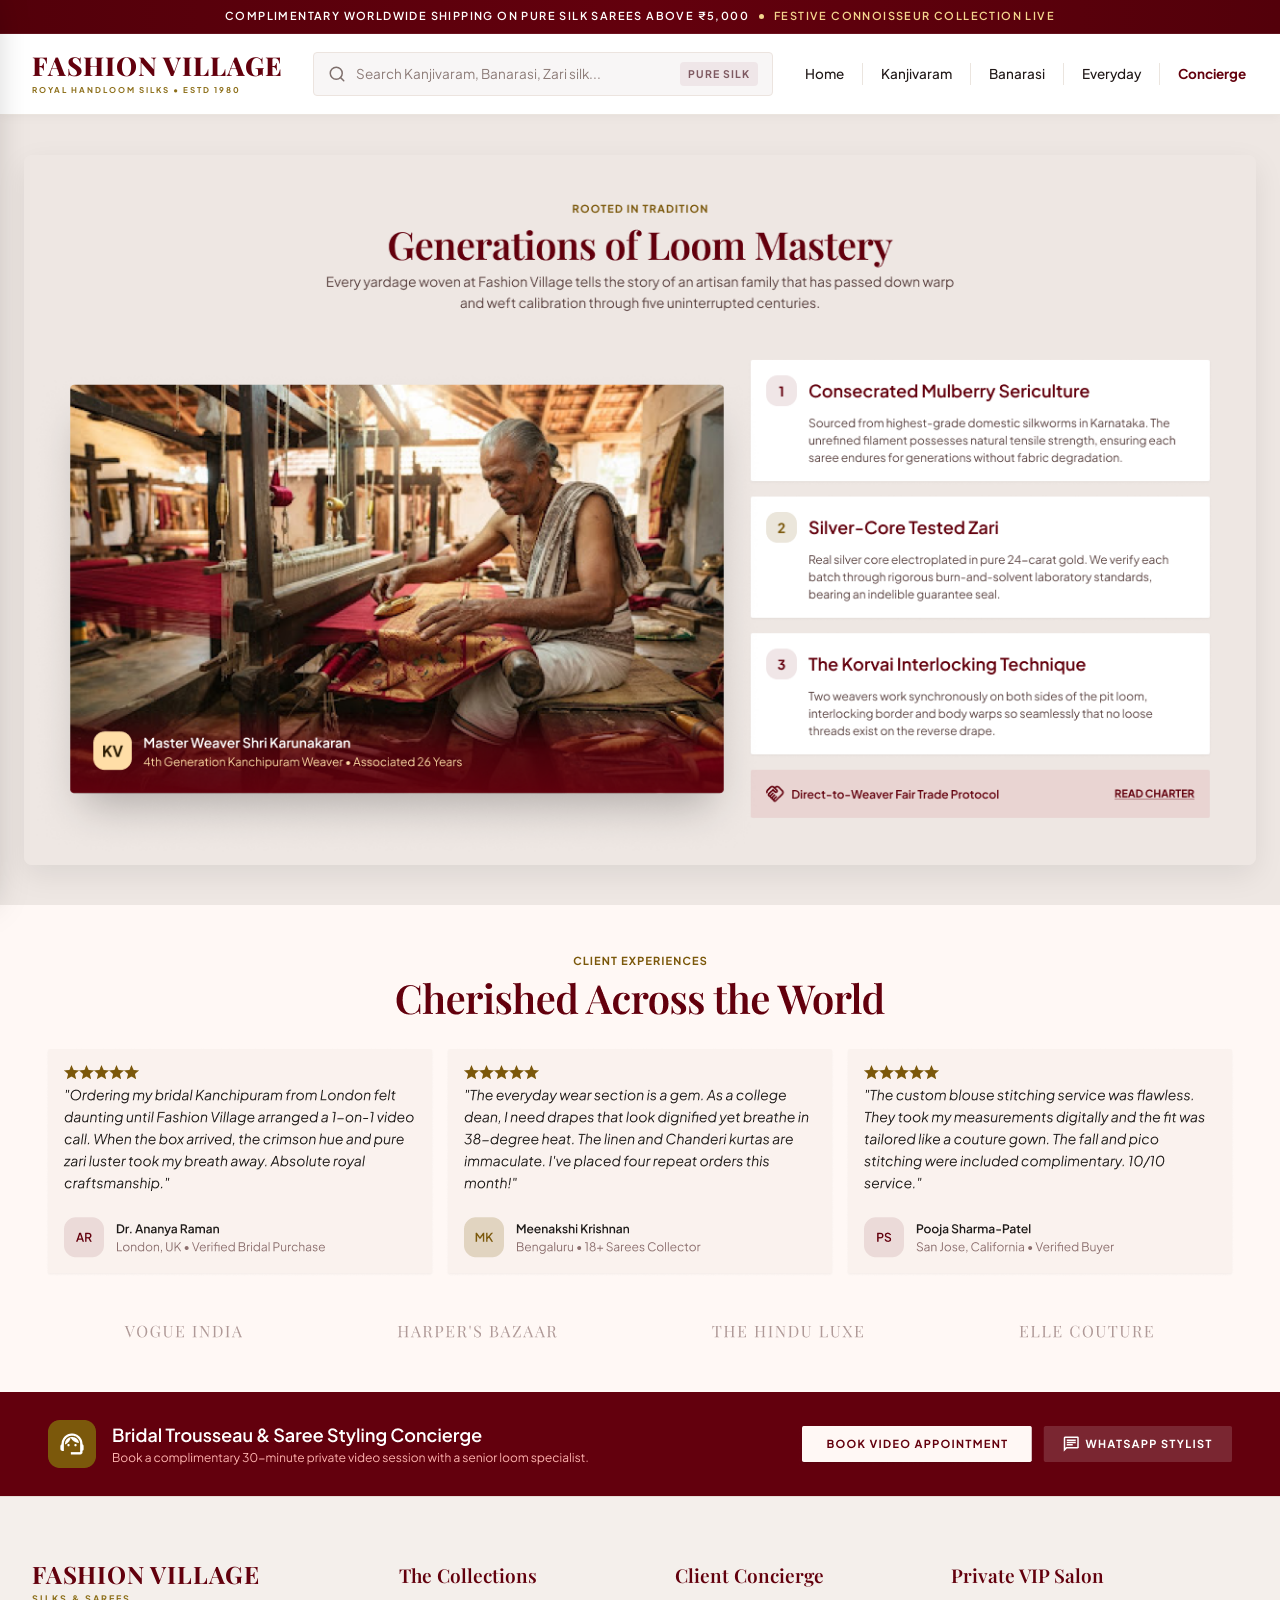
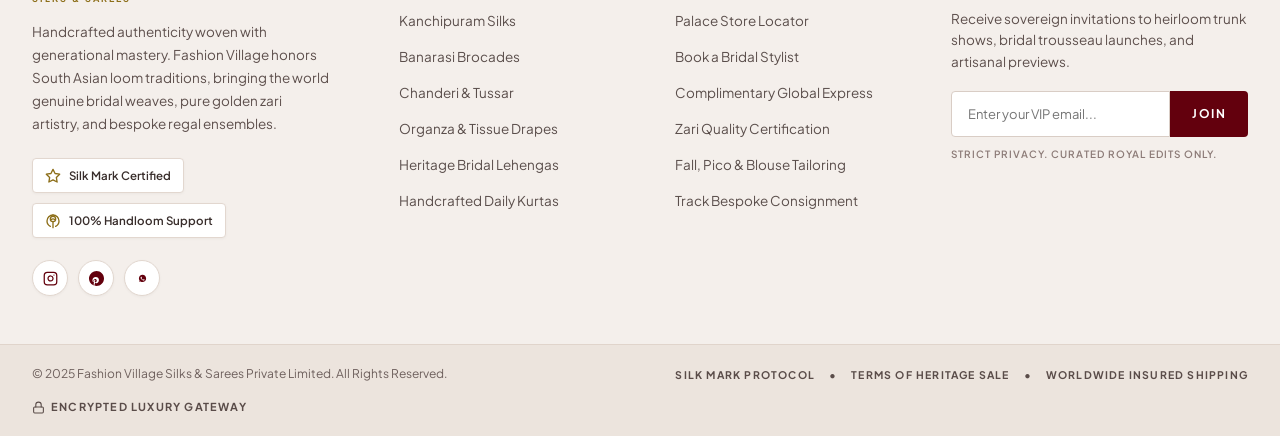
<file: story.html>
<!DOCTYPE html>
<html lang="en">
<head>
  <meta charset="UTF-8">
  <meta name="viewport" content="width=device-width, initial-scale=1.0">
  <title>Craftsmanship &amp; Weaver Story | Fashion Village Master Loom Guild</title>
  <meta name="description" content="Explore four decades of handloom mastery, certified 0.8% pure silver-gilt zari testing, and the generational weaver families behind Fashion Village.">
  
  <link rel="preconnect" href="https://fonts.googleapis.com">
  <link rel="preconnect" href="https://fonts.gstatic.com" crossorigin>
  <link href="https://fonts.googleapis.com/css2?family=Cormorant+Garamond:ital,wght@0,400;0,600;0,700;1,400;1,600&family=Playfair+Display:ital,wght@0,400;0,600;0,700;1,400;1,600;1,700&family=Plus+Jakarta+Sans:wght@300;400;500;600;700&display=swap" rel="stylesheet">
  
  <link rel="stylesheet" href="css/style.css">
</head>
<body>

  <!-- Top Announcement Bar -->
  <aside class="top-announcement-bar" role="region" aria-label="Announcements">
    <div class="announcement-text">
      <span>COMPLIMENTARY WORLDWIDE SHIPPING ON PURE SILK SAREES ABOVE &#8377;5,000</span>
      <span class="dot"></span>
      <span style="color:var(--color-gold-light);">FESTIVE CONNOISSEUR COLLECTION LIVE</span>
    </div>
  </aside>

  <!-- Coded Luxury Header Navigation -->
  <header class="site-header">
    <div class="header-container">
            <!-- Mobile Hamburger Button -->
      <button type="button" class="mobile-menu-btn" id="mobile-menu-toggle" aria-label="Open Mobile Menu">
        <svg width="24" height="24" viewBox="0 0 24 24" fill="none" stroke="currentColor" stroke-width="2" stroke-linecap="round" stroke-linejoin="round">
          <line x1="3" y1="12" x2="21" y2="12"></line>
          <line x1="3" y1="6" x2="21" y2="6"></line>
          <line x1="3" y1="18" x2="21" y2="18"></line>
        </svg>
      </button>

      <a href="index.html" class="brand-logo" aria-label="Fashion Village Home">
        <span class="brand-name">FASHION VILLAGE</span>
        <span class="brand-sub">ROYAL HANDLOOM SILKS &bull; ESTD 1980</span>
      </a>

      <div class="search-container">
        <div class="search-bar">
          <span class="search-icon">
            <svg width="18" height="18" viewBox="0 0 24 24" fill="none" stroke="currentColor" stroke-width="2" stroke-linecap="round" stroke-linejoin="round">
              <circle cx="11" cy="11" r="8"></circle>
              <line x1="21" y1="21" x2="16.65" y2="16.65"></line>
            </svg>
          </span>
          <input type="text" id="search-input" class="search-input" placeholder="Search Kanjivaram, Banarasi, Zari silk..." autocomplete="off">
          <span class="search-pill">PURE SILK</span>
        </div>
      </div>

      <div class="header-nav-actions">
        <a href="index.html" class="nav-action-item">Home</a>
        <span class="header-v-divider"></span>
        <a href="kanjivaram.html" class="nav-action-item">Kanjivaram</a>
        <span class="header-v-divider"></span>
        <a href="banarasi.html" class="nav-action-item">Banarasi</a>
        <span class="header-v-divider"></span>
        <a href="everyday.html" class="nav-action-item">Everyday</a>
        <span class="header-v-divider"></span>
        <a href="concierge.html" class="nav-action-item" style="color:var(--color-maroon); font-weight:700;">Concierge</a>
      </div>
    </div>
  </header>

  <!-- Weaver Story Section Image Frame -->
  <main class="section-bleed bleed-craft" style="padding: 40px 0;">
    <div class="section-frame desktop-only" style="padding: 0 24px;">
      <div style="border-radius: 8px; overflow: hidden; box-shadow: 0 10px 30px rgba(0,0,0,0.08); position: relative;">
        <img src="images/Section - 6. The Craftsmanship & Weaver Story.png" alt="The Craftsmanship &amp; Weaver Story">
      </div>
    </div>

    <!-- Mobile Craftsmanship Story -->
    <div class="mobile-only mobile-section-padding">
      <div class="mobile-section-header">
        <span class="mobile-sec-eyebrow">ROOTED IN TRADITION</span>
        <h2 class="mobile-sec-title">Generations of Loom Mastery</h2>
        <div class="mobile-sec-divider"></div>
        <p class="mobile-sec-desc">
          Every yardage woven at Fashion Village tells the story of an artisan family that has passed down warp and weft calibration through five uninterrupted centuries.
        </p>
      </div>

      <!-- Master Weaver Real Photo Card -->
      <div class="mobile-weaver-hero-card">
        <div class="mobile-weaver-img-wrap">
          <img src="assets/mobile/weaver_clean.png" alt="Master Weaver Shri Karunakaran on Traditional Pit Loom">
        </div>
      </div>

      <!-- 3 Generational Mastery Steps -->
      <div class="mobile-loom-steps-stack">
        <div class="mobile-loom-step-item">
          <div class="mobile-step-num-badge">1</div>
          <div class="mobile-step-body">
            <h3 class="mobile-step-heading">Consecrated Mulberry Sericulture</h3>
            <p class="mobile-step-text">
              Sourced from highest-grade domestic silkworms in Karnataka. The unrefined filament possesses natural tensile strength, ensuring each saree endures for generations without fabric degradation.
            </p>
          </div>
        </div>

        <div class="mobile-loom-step-item">
          <div class="mobile-step-num-badge">2</div>
          <div class="mobile-step-body">
            <h3 class="mobile-step-heading">Silver-Core Tested Zari</h3>
            <p class="mobile-step-text">
              Real silver core electroplated in pure 24-carat gold. We verify each batch through rigorous burn-and-solvent laboratory standards, bearing an indelible guarantee seal.
            </p>
          </div>
        </div>

        <div class="mobile-loom-step-item">
          <div class="mobile-step-num-badge">3</div>
          <div class="mobile-step-body">
            <h3 class="mobile-step-heading">The Korvai Interlocking Technique</h3>
            <p class="mobile-step-text">
              Two weavers work synchronously on both sides of the pit loom, interlocking border and body warps so seamlessly that no loose threads exist on the reverse drape.
            </p>
          </div>
        </div>
      </div>

      <!-- Direct-to-Weaver Fair Trade Protocol Strip -->
      <div class="mobile-fair-trade-strip">
        <div class="mobile-fair-trade-left">
          <svg width="18" height="18" viewBox="0 0 24 24" fill="none" stroke="#63000D" stroke-width="2" stroke-linecap="round" stroke-linejoin="round">
            <path d="M12 22s8-4 8-10V5l-8-3-8 3v7c0 6 8 10 8 10z"></path>
          </svg>
          <span>Direct-to-Weaver Fair Trade Protocol</span>
        </div>
        <a href="story.html" class="mobile-fair-trade-link">READ CHARTER &rarr;</a>
      </div>

      <!-- Master Loom Action Buttons -->
      <div class="mobile-craft-btns" style="margin-top:18px;">
        <button type="button" class="mobile-btn-primary" onclick="openVideoLoomModal()" style="width:100%; text-align:center;">
          WATCH MASTER LOOM FILM (4 MIN)
        </button>
        <a href="concierge.html" class="mobile-btn-secondary" style="display:block; text-align:center; width:100%;">
          BOOK ATELIER VIDEO TRIAL &rarr;
        </a>
      </div>
    </div>
  </main>

  <!-- Customer Testimonials & Press -->
  <section class="section-bleed bleed-testimonials">
    <div class="section-frame desktop-only">
      <img src="images/Section - 7. Customer Testimonials & Press Quotes.png" alt="Customer Testimonials">
    </div>

    <!-- Mobile Testimonials & Press Quotes -->
    <div class="mobile-only mobile-section-padding">
      <div class="mobile-section-header">
        <span class="mobile-sec-eyebrow">CLIENT VERIFIED &bull; PRESS RECOGNITION</span>
        <h2 class="mobile-sec-title">Cherished Across the World</h2>
        <div class="mobile-sec-divider"></div>
      </div>

      <!-- Featured Press Review Box -->
      <div class="mobile-press-quote-box">
        <div class="mobile-quote-mark">&ldquo;</div>
        <p class="mobile-quote-text">
          Fashion Village sets the gold benchmark for tested zari transparency and authentic pit loom weaves.
        </p>
        <div class="mobile-quote-author">— Architectural Digest Luxury Review</div>
      </div>

      <!-- 2 Verified Bride Reviews -->
      <div class="mobile-reviews-stack">
        <div class="mobile-review-card">
          <div class="mobile-review-stars">&#9733;&#9733;&#9733;&#9733;&#9733;</div>
          <p class="mobile-review-p">
            &ldquo;Ordering my bridal Kanchipuram from London felt daunting until their video concierge consultation. The crimson Mayil exceeded every expectation.&rdquo;
          </p>
          <div class="mobile-reviewer-info">
            <strong>Dr. Radhika Mehra</strong> &bull; London (UK)
          </div>
        </div>

        <div class="mobile-review-card">
          <div class="mobile-review-stars">&#9733;&#9733;&#9733;&#9733;&#9733;</div>
          <p class="mobile-review-p">
            &ldquo;The Banarasi Katan Shikargah is a masterpiece. Heirloom quality that will be passed down through generations.&rdquo;
          </p>
          <div class="mobile-reviewer-info">
            <strong>Meenakshi Krishnan</strong> &bull; Bengaluru
          </div>
        </div>
      </div>

      <!-- Press Strip -->
      <div class="mobile-press-strip">
        <span>VOGUE INDIA</span>
        <span>&bull;</span>
        <span>HARPER'S BAZAAR</span>
        <span>&bull;</span>
        <span>THE BESPOKE LUXE</span>
        <span>&bull;</span>
        <span>ELLE COUTURE</span>
      </div>
    </div>
  </section>

  <!-- Concierge Banner -->
  <section class="section-bleed bleed-concierge">
    <div class="section-frame">
      <img src="images/Section - Interactive Concierge Banner.png" alt="Bridal Trousseau Concierge">
      <a href="concierge.html" class="hotspot" style="left: 62.6%; top: 32.7%; width: 17.6%; height: 34.6%;" title="Book Video Appointment"></a>
      <a href="concierge.html" class="hotspot" style="left: 81.8%; top: 32.7%; width: 14.4%; height: 34.6%;" title="WhatsApp Stylist"></a>
    </div>
  </section>

  <!-- Footer -->
  <footer class="luxury-footer" id="site-footer">
    
    <!-- Main Footer 4 Columns -->
    <div class="footer-main">
      
      <!-- Brand & Craftsmanship Column -->
      <div class="footer-brand-col">
        <div class="footer-brand-title">FASHION VILLAGE</div>
        <div class="footer-brand-tagline">SILKS &amp; SAREES</div>
        <p class="footer-brand-desc">
          Handcrafted authenticity woven with generational mastery. Fashion Village honors South Asian loom traditions, bringing the world genuine bridal weaves, pure golden zari artistry, and bespoke regal ensembles.
        </p>

        <!-- Trust Badges (Silk Mark & Handloom Support) -->
        <div class="footer-badges-row">
          <div class="footer-trust-badge" title="Certified Pure Silk by Silk Mark Organization of India">
            <svg width="16" height="16" viewBox="0 0 24 24" fill="none" stroke="currentColor" stroke-width="2" stroke-linecap="round" stroke-linejoin="round">
              <path d="M12 2l3.09 6.26L22 9.27l-5 4.87 1.18 6.88L12 17.77l-6.18 3.25L7 14.14 2 9.27l6.91-1.01L12 2z"></path>
            </svg>
            <span>Silk Mark Certified</span>
          </div>
          <div class="footer-trust-badge" title="100% Direct Master Weaver Guild Empowerment">
            <svg width="16" height="16" viewBox="0 0 24 24" fill="none" stroke="currentColor" stroke-width="2" stroke-linecap="round" stroke-linejoin="round">
              <path d="M12 22v-9"></path>
              <path d="M9 10a5 5 0 0 1 6 0"></path>
              <path d="M12 13a4 4 0 0 0 4-4 4 4 0 0 0-8 0 4 4 0 0 0 4 4z"></path>
              <path d="M12 3a9 9 0 0 0-9 9c0 3.5 2 6.5 5 8"></path>
              <path d="M12 3a9 9 0 0 1 9 9c0 3.5-2 6.5-5 8"></path>
            </svg>
            <span>100% Handloom Support</span>
          </div>
        </div>

        <!-- Social Channels -->
        <div class="footer-social-row">
          <a href="#" class="footer-social-icon" title="Instagram @FashionVillageSilks" onclick="showToast('Follow @FashionVillageSilks on Instagram')">
            <svg width="15" height="15" viewBox="0 0 24 24" fill="none" stroke="currentColor" stroke-width="2" stroke-linecap="round" stroke-linejoin="round">
              <rect x="2" y="2" width="20" height="20" rx="5" ry="5"></rect>
              <path d="M16 11.37A4 4 0 1 1 12.63 8 4 4 0 0 1 16 11.37z"></path>
              <line x1="17.5" y1="6.5" x2="17.51" y2="6.5"></line>
            </svg>
          </a>
          <a href="#" class="footer-social-icon" title="Pinterest Lookbooks" onclick="showToast('Explore our Lookbooks on Pinterest')">
            <svg width="15" height="15" viewBox="0 0 24 24" fill="currentColor">
              <path d="M12 0a12 12 0 0 0-4.37 23.18c-.06-.99-.1-2.52.02-3.61l.73-3.11s-.18-.37-.18-.92c0-.86.5-1.5 1.12-1.5.53 0 .78.4.78.88 0 .53-.34 1.33-.51 2.07-.15.61.3 1.11.9 1.11 1.08 0 1.91-1.14 1.91-2.79 0-1.46-1.05-2.48-2.55-2.48-1.74 0-2.76 1.3-2.76 2.65 0 .52.2 1.08.45 1.39.05.06.06.12.04.18l-.17.69c-.03.11-.1.15-.22.1-1.02-.47-1.66-1.95-1.66-3.14 0-2.56 1.86-4.91 5.36-4.91 2.81 0 5 2 5 4.69 0 2.8-1.76 5.05-4.21 5.05-.82 0-1.6-.43-1.86-.94l-.51 1.94c-.18.71-.68 1.6-1.01 2.15A11.99 11.99 0 0 0 12 24c6.63 0 12-5.37 12-12S18.63 0 12 0z"/>
            </svg>
          </a>
          <a href="#" class="footer-social-icon" title="WhatsApp Concierge" onclick="openDrawer(document.getElementById('whatsapp-drawer'))">
            <svg width="15" height="15" viewBox="0 0 24 24" fill="currentColor">
              <path d="M12.031 6.172c-3.181 0-5.767 2.586-5.768 5.766-.001 1.298.38 2.27 1.019 3.287l-.582 2.128 2.182-.573c.978.58 1.911.928 3.145.929 3.178 0 5.767-2.587 5.768-5.766.001-3.187-2.575-5.771-5.764-5.771zm3.392 8.244c-.144.405-.837.774-1.17.824-.312.045-.698.077-2.008-.466-1.579-.654-2.597-2.261-2.677-2.367-.077-.105-.635-.847-.635-1.616 0-.769.404-1.148.547-1.306.144-.158.314-.198.418-.198.106 0 .211.002.304.006.098.005.23-.037.36.275.134.321.458 1.116.498 1.198.04.081.067.176.013.282-.053.107-.08.175-.16.269-.08.093-.169.208-.241.279-.08.079-.164.165-.07.327.093.162.417.689.896 1.115.616.549 1.135.719 1.298.8.162.081.258.07.354-.041.096-.111.411-.479.521-.643.111-.164.22-.137.37-.082.15.054.957.451 1.121.533.164.082.274.122.314.19.04.068.04.394-.104.799z"/>
            </svg>
          </a>
        </div>
      </div>

      <!-- Column 2: The Collections -->
      <div>
        <div class="footer-col-title">The Collections</div>
        <ul class="footer-links-list">
          <li><a href="kanjivaram.html">Kanchipuram Silks</a></li>
          <li><a href="banarasi.html">Banarasi Brocades</a></li>
          <li><a href="everyday.html">Chanderi &amp; Tussar</a></li>
          <li><a href="banarasi.html">Organza &amp; Tissue Drapes</a></li>
          <li><a href="kanjivaram.html">Heritage Bridal Lehengas</a></li>
          <li><a href="everyday.html">Handcrafted Daily Kurtas</a></li>
        </ul>
      </div>

      <!-- Column 3: Client Concierge -->
      <div>
        <div class="footer-col-title">Client Concierge</div>
        <ul class="footer-links-list">
          <li><a href="#" onclick="openModal(document.getElementById('store-modal'))">Palace Store Locator</a></li>
          <li><a href="#" onclick="openModal(document.getElementById('appointment-modal'))">Book a Bridal Stylist</a></li>
          <li><a href="#" onclick="showToast('Complimentary insured global express shipping on all pure silks.')">Complimentary Global Express</a></li>
          <li><a href="#" onclick="showToast('Every saree carries certified 100% Tested Silver-Gilt Zari Assay.')">Zari Quality Certification</a></li>
          <li><a href="#" onclick="showToast('Bespoke pico, fall edging and pure silk blouse customization included.')">Fall, Pico &amp; Blouse Tailoring</a></li>
          <li><a href="#" onclick="showToast('Bespoke bridal trousseau tracking active for VIP consignments.')">Track Bespoke Consignment</a></li>
        </ul>
      </div>

      <!-- Column 4: Private VIP Salon -->
      <div>
        <div class="footer-col-title">Private VIP Salon</div>
        <p class="vip-salon-desc">
          Receive sovereign invitations to heirloom trunk shows, bridal trousseau launches, and artisanal previews.
        </p>
        <form class="vip-salon-form" onsubmit="event.preventDefault(); subscribeNewsletter();">
          <input type="email" id="newsletter-email" class="vip-salon-input" placeholder="Enter your VIP email..." required>
          <button type="submit" class="vip-salon-btn">JOIN</button>
        </form>
        <div class="vip-salon-note">STRICT PRIVACY. CURATED ROYAL EDITS ONLY.</div>
      </div>

    </div>

    <!-- Bottom Copyright & Policy Links -->
    <div class="footer-bottom-bar">
      <div class="footer-bottom-inner">
        <div>&copy; 2025 Fashion Village Silks &amp; Sarees Private Limited. All Rights Reserved.</div>
        <div class="footer-bottom-links">
          <a href="#" onclick="showToast('Silk Mark Protocol: Verified Pure Natural Mulberry Silk')">SILK MARK PROTOCOL</a>
          <span>&bull;</span>
          <a href="#" onclick="showToast('Terms of Heritage Sale: Generational Guild Authenticity Guarantee')">TERMS OF HERITAGE SALE</a>
          <span>&bull;</span>
          <a href="#" onclick="showToast('Worldwide Insured Express Delivery via DHL Luxury Express')">WORLDWIDE INSURED SHIPPING</a>
        </div>
        <div class="footer-secure-tag">
          <svg width="13" height="13" viewBox="0 0 24 24" fill="none" stroke="currentColor" stroke-width="2" stroke-linecap="round" stroke-linejoin="round">
            <rect x="3" y="11" width="18" height="11" rx="2" ry="2"></rect>
            <path d="M7 11V7a5 5 0 0 1 10 0v4"></path>
          </svg>
          <span>ENCRYPTED LUXURY GATEWAY</span>
        </div>
      </div>
    </div>

  </footer>

    <!-- Slide-Over Drawers -->
  <div class="drawer-overlay" id="drawer-overlay"></div>

  <!-- Mobile Navigation Drawer (Luxury High-Fashion Editorial) -->
  <div class="drawer-container drawer-left" id="mobile-nav-drawer" role="dialog" aria-modal="true" aria-labelledby="mobile-nav-title">
    <div class="drawer-header">
      <div class="drawer-brand-wrap">
        <span class="drawer-brand-eyebrow">FASHION VILLAGE</span>
        <h2 class="drawer-title" id="mobile-nav-title">Sovereign Vaults</h2>
      </div>
      <button type="button" class="drawer-close-btn" aria-label="Close navigation menu">
        <svg width="18" height="18" viewBox="0 0 24 24" fill="none" stroke="currentColor" stroke-width="2" stroke-linecap="round" stroke-linejoin="round">
          <line x1="18" y1="6" x2="6" y2="18"></line>
          <line x1="6" y1="6" x2="18" y2="18"></line>
        </svg>
      </button>
    </div>

    <div class="drawer-body">
      <!-- Section Label: Curated Collections -->
      <div class="drawer-section-heading">Heirloom Curations</div>

      <ul class="mobile-nav-list">
        <!-- 1. 2025 Sovereign Edit -->
        <li class="mobile-nav-item">
          <a href="index.html" class="mobile-nav-link">
            <div class="mobile-nav-link-content">
              <div class="mobile-nav-link-title-row">
                <span class="mobile-nav-link-title">2025 Sovereign Edit</span>
                <span class="mobile-nav-badge">NEW</span>
              </div>
              <span class="mobile-nav-link-sub">Autumn / Winter Bridal Edition</span>
            </div>
            <svg class="mobile-nav-arrow" width="16" height="16" viewBox="0 0 24 24" fill="none" stroke="currentColor" stroke-width="2" stroke-linecap="round" stroke-linejoin="round">
              <polyline points="9 18 15 12 9 6"></polyline>
            </svg>
          </a>
        </li>

        <!-- 2. Bridal Kanchipuram -->
        <li class="mobile-nav-item">
          <a href="kanjivaram.html" class="mobile-nav-link">
            <div class="mobile-nav-link-content">
              <div class="mobile-nav-link-title-row">
                <span class="mobile-nav-link-title">Bridal Kanchipuram</span>
              </div>
              <span class="mobile-nav-link-sub">Pure Korvai &amp; Certified Tested Zari</span>
            </div>
            <svg class="mobile-nav-arrow" width="16" height="16" viewBox="0 0 24 24" fill="none" stroke="currentColor" stroke-width="2" stroke-linecap="round" stroke-linejoin="round">
              <polyline points="9 18 15 12 9 6"></polyline>
            </svg>
          </a>
        </li>

        <!-- 3. Banarasi Heritage -->
        <li class="mobile-nav-item">
          <a href="banarasi.html" class="mobile-nav-link">
            <div class="mobile-nav-link-content">
              <div class="mobile-nav-link-title-row">
                <span class="mobile-nav-link-title">Banarasi Heritage</span>
              </div>
              <span class="mobile-nav-link-sub">Katan Brocade &amp; Antique Kadwa</span>
            </div>
            <svg class="mobile-nav-arrow" width="16" height="16" viewBox="0 0 24 24" fill="none" stroke="currentColor" stroke-width="2" stroke-linecap="round" stroke-linejoin="round">
              <polyline points="9 18 15 12 9 6"></polyline>
            </svg>
          </a>
        </li>

        <!-- 4. Everyday Grace -->
        <li class="mobile-nav-item">
          <a href="everyday.html" class="mobile-nav-link">
            <div class="mobile-nav-link-content">
              <div class="mobile-nav-link-title-row">
                <span class="mobile-nav-link-title">Everyday Grace</span>
              </div>
              <span class="mobile-nav-link-sub">Mulmul Cotton &amp; Handloom Linen</span>
            </div>
            <svg class="mobile-nav-arrow" width="16" height="16" viewBox="0 0 24 24" fill="none" stroke="currentColor" stroke-width="2" stroke-linecap="round" stroke-linejoin="round">
              <polyline points="9 18 15 12 9 6"></polyline>
            </svg>
          </a>
        </li>

        <!-- 5. Weaver Craftsmanship -->
        <li class="mobile-nav-item">
          <a href="story.html" class="mobile-nav-link active">
            <div class="mobile-nav-link-content">
              <div class="mobile-nav-link-title-row">
                <span class="mobile-nav-link-title" style="color:var(--color-maroon);">Weaver Craftsmanship</span>
              </div>
              <span class="mobile-nav-link-sub">45-Year Sacred Guild Archives</span>
            </div>
            <svg class="mobile-nav-arrow" width="16" height="16" viewBox="0 0 24 24" fill="none" stroke="currentColor" stroke-width="2" stroke-linecap="round" stroke-linejoin="round">
              <polyline points="9 18 15 12 9 6"></polyline>
            </svg>
          </a>
        </li>

        <!-- 6. Styling Concierge Suite -->
        <li class="mobile-nav-item">
          <a href="concierge.html" class="mobile-nav-link">
            <div class="mobile-nav-link-content">
              <div class="mobile-nav-link-title-row">
                <span class="mobile-nav-link-title" style="color:var(--color-gold-deep);">Styling Concierge Suite</span>
                <span class="mobile-nav-badge" style="background:#FAF0D7; color:#8C6E18;">4K VIDEO</span>
              </div>
              <span class="mobile-nav-link-sub">Private Loom Video Consultations</span>
            </div>
            <svg class="mobile-nav-arrow" width="16" height="16" viewBox="0 0 24 24" fill="none" stroke="currentColor" stroke-width="2" stroke-linecap="round" stroke-linejoin="round">
              <polyline points="9 18 15 12 9 6"></polyline>
            </svg>
          </a>
        </li>
      </ul>

      <!-- Section Label: Client Concierge Actions -->
      <div class="drawer-actions-box">
        <div class="drawer-section-heading" style="margin-bottom:8px;">Bespoke Services</div>

        <button type="button" class="drawer-action-btn" onclick="openModal(document.getElementById('store-modal'))">
          <svg width="17" height="17" viewBox="0 0 24 24" fill="none" stroke="currentColor" stroke-width="2" stroke-linecap="round" stroke-linejoin="round">
            <path d="M21 10c0 7-9 13-9 13s-9-6-9-13a9 9 0 0 1 18 0z"></path>
            <circle cx="12" cy="10" r="3"></circle>
          </svg>
          <span>Find a Flagship Boutique</span>
        </button>

        <button type="button" class="drawer-action-btn trigger-appointment">
          <svg width="17" height="17" viewBox="0 0 24 24" fill="none" stroke="currentColor" stroke-width="2" stroke-linecap="round" stroke-linejoin="round">
            <rect x="3" y="4" width="18" height="18" rx="2" ry="2"></rect>
            <line x1="16" y1="2" x2="16" y2="6"></line>
            <line x1="8" y1="2" x2="8" y2="6"></line>
            <line x1="3" y1="10" x2="21" y2="10"></line>
          </svg>
          <span>Book Private Video Trial</span>
        </button>

        <button type="button" class="drawer-action-btn drawer-action-whatsapp trigger-whatsapp">
          <svg width="17" height="17" viewBox="0 0 24 24" fill="currentColor">
            <path d="M12.031 6.172c-3.181 0-5.767 2.586-5.768 5.766-.001 1.298.38 2.27 1.019 3.287l-.582 2.128 2.182-.573c.978.58 1.911.928 3.145.929 3.178 0 5.767-2.587 5.768-5.766.001-3.187-2.575-5.771-5.764-5.771zm3.392 8.244c-.144.405-.837.774-1.17.824-.312.045-.698.077-2.008-.466-1.579-.654-2.597-2.261-2.677-2.367-.077-.105-.635-.847-.635-1.616 0-.769.404-1.148.547-1.306.144-.158.314-.198.418-.198.106 0 .211.002.304.006.098.005.23-.037.36.275.134.321.458 1.116.498 1.198.04.081.067.176.013.282-.053.107-.08.175-.16.269-.08.093-.169.208-.241.279-.08.079-.164.165-.07.327.093.162.417.689.896 1.115.616.549 1.135.719 1.298.8.162.081.258.07.354-.041.096-.111.411-.479.521-.643.111-.164.22-.137.37-.082.15.054.957.451 1.121.533.164.082.274.122.314.19.04.068.04.394-.104.799z"/>
          </svg>
          <div style="display:flex; flex-direction:column; gap:1px;">
            <span>WhatsApp Senior Stylist</span>
            <span style="font-size:10px; color:#128C7E; font-weight:500;">Online Now &bull; Instant Loom Broadcast</span>
          </div>
        </button>
      </div>

      <!-- Trust Stamp Inside Drawer -->
      <div class="drawer-trust-footer">
        <div class="drawer-trust-text">Silk Mark Certified &bull; Pure Silver Zari</div>
        <div class="drawer-trust-sub">Insured Express Shipping to 34+ Countries</div>
      </div>
    </div>
  </div>

  <div class="toast-container" id="toast-container"></div>
  <script src="js/main.js"></script>
</body>
</html>
</file>
<file: css/style.css>
/* ==========================================================================
   FASHION VILLAGE - HERITAGE WEAVES & SILKS
   Clean Luxury Design System & Pixel-Perfect Alignment
   ========================================================================== */

/* --------------------------------------------------------------------------
   1. Design Tokens
   -------------------------------------------------------------------------- */
:root {
  --color-maroon: #63000D;
  --color-maroon-dark: #460009;
  --color-gold: #C59A45;
  --color-gold-deep: #8C6E18;
  --color-gold-light: #F4D58E;
  --color-text-dark: #201817;
  --color-text-body: #4A3F3D;
  --color-text-muted: #7E6F6C;
  --color-border: #EBE5DF;
  --color-footer-bg: #1B1514;
  --color-footer-border: rgba(255, 255, 255, 0.1);

  --font-serif: 'Playfair Display', Georgia, serif;
  --font-sans: 'Plus Jakarta Sans', -apple-system, BlinkMacSystemFont, 'Segoe UI', Roboto, sans-serif;

  --max-width: 1280px;
}

/* --------------------------------------------------------------------------
   2. Reset & Global Styles (NO UNDERLINES ANYWHERE)
   -------------------------------------------------------------------------- */
*, *::before, *::after {
  box-sizing: border-box;
  margin: 0;
  padding: 0;
}

html {
  scroll-behavior: smooth;
  -webkit-font-smoothing: antialiased;
}

body {
  font-family: var(--font-sans);
  background-color: #FAF8F5;
  color: var(--color-text-dark);
  line-height: 1.5;
  overflow-x: hidden;
}

/* Strictly disable all underlines across all states */
a, a:hover, a:focus, a:active, a:visited {
  text-decoration: none !important;
  color: inherit;
}

button {
  cursor: pointer;
  border: none;
  background: none;
  font: inherit;
}

input, select, textarea {
  font: inherit;
  border: none;
  outline: none;
  background: none;
}

img {
  display: block;
  width: 100%;
  height: auto;
}

/* --------------------------------------------------------------------------
   3. Top Announcement Bar
   -------------------------------------------------------------------------- */
.top-announcement-bar {
  background: linear-gradient(90deg, #53000A 0%, #63000D 50%, #53000A 100%);
  color: #FFFFFF;
  height: 34px;
  display: flex;
  align-items: center;
  justify-content: center;
  position: relative;
  overflow: hidden;
  border-bottom: 1px solid rgba(255, 255, 255, 0.08);
  z-index: 100;
  padding: 0 16px;
}

.announcement-text {
  font-size: 11px;
  font-weight: 600;
  letter-spacing: 1.4px;
  text-transform: uppercase;
  color: #FFFFFF;
  display: flex;
  align-items: center;
  gap: 10px;
  text-align: center;
}

.announcement-text .dot {
  width: 5px;
  height: 5px;
  border-radius: 50%;
  background-color: var(--color-gold-light);
  display: inline-block;
  flex-shrink: 0;
}

/* --------------------------------------------------------------------------
   4. Coded Luxury Header Navigation
   -------------------------------------------------------------------------- */
.site-header {
  background-color: #FFFFFF;
  border-bottom: 1px solid var(--color-border);
  position: sticky;
  top: 0;
  z-index: 90;
  box-shadow: 0 2px 10px rgba(0, 0, 0, 0.04);
}

.header-container {
  width: 100%;
  max-width: var(--max-width);
  height: 80px;
  margin: 0 auto;
  padding: 0 32px;
  display: flex;
  align-items: center;
  justify-content: space-between;
  gap: 20px;
}

/* Brand Logo (Pure Refined Typography - No Icon) */
.brand-logo {
  display: flex;
  flex-direction: column;
  text-decoration: none !important;
  flex-shrink: 0;
}

.brand-name {
  font-family: var(--font-serif);
  font-size: 26px;
  font-weight: 800;
  color: var(--color-maroon);
  letter-spacing: 0.8px;
  line-height: 1.05;
}

.brand-sub {
  font-size: 8px;
  font-weight: 700;
  letter-spacing: 2px;
  color: var(--color-gold-deep);
  text-transform: uppercase;
  margin-top: 4px;
}

/* Search Box in Header */
.search-container {
  flex: 1;
  max-width: 460px;
  position: relative;
}

.search-bar {
  display: flex;
  align-items: center;
  background-color: #F8F6F6;
  border: 1px solid #ECE4DF;
  border-radius: 4px;
  height: 44px;
  padding: 0 14px;
  transition: all 0.2s ease;
}

.search-bar:focus-within {
  background-color: #FFFFFF;
  border-color: var(--color-gold-deep);
  box-shadow: 0 0 0 3px rgba(197, 154, 69, 0.15);
}

.search-icon {
  margin-right: 10px;
  display: flex;
  align-items: center;
  color: #7E6F6C;
}

.search-input {
  flex: 1;
  font-size: 13.5px;
  color: var(--color-text-dark);
}

.search-input::placeholder {
  color: #8C7B77;
}

.search-pill {
  font-size: 10.5px;
  font-weight: 700;
  letter-spacing: 1px;
  color: #7E5961;
  background-color: #EFE6E8;
  padding: 4px 8px;
  border-radius: 4px;
  white-space: nowrap;
}

/* Autocomplete Dropdown */
.search-dropdown {
  position: absolute;
  top: calc(100% + 8px);
  left: 0;
  right: 0;
  background-color: #FFFFFF;
  border-radius: 8px;
  box-shadow: 0 16px 40px rgba(0, 0, 0, 0.16);
  border: 1px solid var(--color-border);
  padding: 16px;
  display: none;
  z-index: 150;
}

.search-dropdown.active {
  display: block;
}

.dropdown-section-title {
  font-size: 11px;
  font-weight: 700;
  letter-spacing: 1.2px;
  color: var(--color-text-muted);
  text-transform: uppercase;
  margin-bottom: 10px;
}

.dropdown-tags {
  display: flex;
  flex-wrap: wrap;
  gap: 8px;
  margin-bottom: 16px;
}

.dropdown-tag {
  font-size: 12px;
  background: #FBF9F6;
  color: var(--color-text-dark);
  padding: 6px 12px;
  border-radius: 999px;
  border: 1px solid var(--color-border);
  cursor: pointer;
  transition: 0.2s ease;
  text-decoration: none !important;
}

.dropdown-tag:hover {
  background: var(--color-maroon);
  color: #FFFFFF;
  border-color: var(--color-maroon);
}

.dropdown-item {
  display: flex;
  align-items: center;
  justify-content: space-between;
  padding: 8px 10px;
  border-radius: 4px;
  font-size: 13px;
  color: var(--color-text-dark);
  cursor: pointer;
  text-decoration: none !important;
}

.dropdown-item:hover {
  background-color: #FBF9F6;
  color: var(--color-maroon);
}

/* Header Right Actions */
.header-nav-actions {
  display: flex;
  align-items: center;
  gap: 16px;
}

.nav-action-item {
  display: flex;
  align-items: center;
  gap: 6px;
  font-size: 13.5px;
  font-weight: 500;
  color: var(--color-text-dark);
  cursor: pointer;
  padding: 6px 2px;
  text-decoration: none !important;
  transition: color 0.2s ease;
}

.nav-action-item:hover {
  color: var(--color-maroon);
}

.header-v-divider {
  width: 1px;
  height: 22px;
  background-color: var(--color-border);
}

.icon-action-btn {
  position: relative;
  display: flex;
  align-items: center;
  justify-content: center;
  width: 38px;
  height: 38px;
  border-radius: 50%;
  color: var(--color-text-dark);
  cursor: pointer;
  transition: 0.2s ease;
  text-decoration: none !important;
}

.icon-action-btn:hover {
  background-color: #FBF9F6;
  color: var(--color-maroon);
}

.nav-counter-badge {
  position: absolute;
  top: 1px;
  right: -2px;
  min-width: 17px;
  height: 17px;
  padding: 0 4px;
  border-radius: 999px;
  display: flex;
  align-items: center;
  justify-content: center;
  font-size: 10px;
  font-weight: 700;
  color: #FFFFFF;
}

.badge-maroon { background-color: var(--color-maroon); }
.badge-gold   { background-color: var(--color-gold-deep); }

.user-avatar-circle {
  width: 38px;
  height: 38px;
  border-radius: 10px;
  border: 1.5px solid #201817;
  overflow: hidden;
  padding: 1px;
  background: #181212;
  cursor: pointer;
  transition: transform 0.2s ease;
}

.user-avatar-circle:hover {
  transform: scale(1.05);
}

.user-avatar-circle img {
  width: 100%;
  height: 100%;
  object-fit: cover;
  border-radius: 8px;
}

.currency-dropdown-box {
  position: absolute;
  top: calc(100% + 8px);
  right: 0;
  background: #FFFFFF;
  border: 1px solid var(--color-border);
  border-radius: 6px;
  box-shadow: 0 10px 30px rgba(0, 0, 0, 0.15);
  min-width: 140px;
  padding: 6px;
  display: none;
  z-index: 150;
}

.currency-dropdown-box.active {
  display: block;
}

/* Mobile Hamburger Menu Toggle */
.mobile-menu-btn {
  display: none;
  align-items: center;
  justify-content: center;
  width: 40px;
  height: 40px;
  color: var(--color-maroon);
  cursor: pointer;
}

/* --------------------------------------------------------------------------
   5. Section Architecture (Full-Bleed with Centered 1280px Frames)
   -------------------------------------------------------------------------- */
.section-bleed {
  width: 100%;
  position: relative;
  display: flex;
  flex-direction: column;
  align-items: center;
  justify-content: center;
  scroll-margin-top: 80px;
}

.section-frame {
  width: 100%;
  max-width: var(--max-width);
  position: relative;
  margin: 0 auto;
}

/* Section Background Colors */
.bleed-hero         { background-color: var(--color-maroon); }
.bleed-concierge    { background-color: var(--color-maroon); }
.bleed-categories   { background-color: #FFF8F5; }
.bleed-bestsellers  { background-color: #FAF2EE; }
.bleed-everyday     { background-color: #FFF8F5; }
.bleed-craft        { background-color: #EEE7E3; }
.bleed-testimonials { background-color: #FFF8F5; }
.bleed-instagram    { background-color: #FAF2EE; }

/* --------------------------------------------------------------------------
   6. Interactive Hotspots Layer
   -------------------------------------------------------------------------- */
.hotspot {
  position: absolute;
  cursor: pointer;
  z-index: 10;
  border-radius: 4px;
  transition: all 0.25s cubic-bezier(0.16, 1, 0.3, 1);
  text-decoration: none !important;
  display: block;
}

.hotspot:hover {
  box-shadow: 0 0 0 2px rgba(212, 175, 55, 0.8), 0 8px 24px rgba(212, 175, 55, 0.35);
  background-color: rgba(255, 255, 255, 0.08);
}

.hotspot-product:hover {
  box-shadow: 0 0 0 2px rgba(99, 0, 13, 0.7), 0 12px 30px rgba(0, 0, 0, 0.2);
  background-color: rgba(255, 255, 255, 0.05);
}

.hotspot-tooltip {
  position: absolute;
  bottom: calc(100% + 8px);
  left: 50%;
  transform: translateX(-50%) translateY(4px);
  background: rgba(30, 20, 20, 0.95);
  color: #FFFFFF;
  font-size: 11px;
  font-weight: 600;
  letter-spacing: 0.8px;
  padding: 5px 12px;
  border-radius: 4px;
  white-space: nowrap;
  pointer-events: none;
  opacity: 0;
  transition: all 0.2s ease;
  z-index: 30;
  box-shadow: 0 4px 12px rgba(0, 0, 0, 0.25);
  border: 1px solid rgba(197, 154, 69, 0.3);
  text-decoration: none !important;
}

.hotspot:hover .hotspot-tooltip {
  opacity: 1;
  transform: translateX(-50%) translateY(0);
}

/* --------------------------------------------------------------------------
   7. Modals & Drawers
   -------------------------------------------------------------------------- */
.modal-overlay {
  position: fixed;
  inset: 0;
  background-color: rgba(25, 0, 4, 0.75);
  backdrop-filter: blur(6px);
  z-index: 300;
  display: flex;
  align-items: center;
  justify-content: center;
  padding: 20px;
  opacity: 0;
  visibility: hidden;
  transition: all 0.3s ease;
}

.modal-overlay.active {
  opacity: 1;
  visibility: visible;
}

.modal-dialog {
  background-color: #FFFFFF;
  border-radius: 8px;
  width: 100%;
  max-width: 600px;
  max-height: 90vh;
  overflow-y: auto;
  box-shadow: 0 25px 60px rgba(0, 0, 0, 0.35);
  transform: translateY(20px) scale(0.97);
  transition: all 0.3s ease;
  position: relative;
  border: 1px solid var(--color-border);
}

.modal-overlay.active .modal-dialog {
  transform: translateY(0) scale(1);
}

.quickview-grid {
  display: grid;
  grid-template-columns: 1fr 1.2fr;
  gap: 0;
}

@media (max-width: 768px) {
  .quickview-grid {
    grid-template-columns: 1fr;
  }
}

.modal-close-btn {
  position: absolute;
  top: 16px;
  right: 16px;
  width: 32px;
  height: 32px;
  border-radius: 50%;
  background-color: #FBF9F6;
  color: var(--color-text-dark);
  display: flex;
  align-items: center;
  justify-content: center;
  cursor: pointer;
  transition: 0.2s ease;
  z-index: 10;
  font-size: 20px;
}

.modal-close-btn:hover {
  background-color: var(--color-maroon);
  color: #FFFFFF;
}

.modal-header {
  padding: 24px 28px 16px;
  border-bottom: 1px solid var(--color-border);
}

.modal-title {
  font-family: var(--font-serif);
  font-size: 24px;
  font-weight: 700;
  color: var(--color-maroon);
}

.modal-subtitle {
  font-size: 13px;
  color: var(--color-text-muted);
  margin-top: 4px;
}

.modal-body {
  padding: 24px 28px;
}

.form-group {
  margin-bottom: 20px;
}

.form-label {
  display: block;
  font-size: 12px;
  font-weight: 700;
  letter-spacing: 0.8px;
  text-transform: uppercase;
  color: var(--color-text-dark);
  margin-bottom: 8px;
}

.form-input, .form-select, .form-textarea {
  width: 100%;
  padding: 12px 14px;
  background-color: #FAF8F5;
  border: 1px solid var(--color-border);
  border-radius: 4px;
  font-size: 14px;
  color: var(--color-text-dark);
  transition: 0.2s ease;
}

.form-input:focus, .form-select:focus, .form-textarea:focus {
  background-color: #FFFFFF;
  border-color: var(--color-gold-deep);
  box-shadow: 0 0 0 3px rgba(197, 154, 69, 0.15);
}

.slot-pills-grid {
  display: grid;
  grid-template-columns: repeat(2, 1fr);
  gap: 10px;
}

.slot-pill {
  padding: 10px 14px;
  border: 1px solid var(--color-border);
  border-radius: 4px;
  font-size: 12.5px;
  font-weight: 600;
  text-align: center;
  cursor: pointer;
  background: #FBF9F6;
  color: var(--color-text-dark);
  transition: 0.2s ease;
}

.slot-pill:hover {
  border-color: var(--color-maroon);
  background: #FFF;
}

.slot-pill.selected {
  background: var(--color-maroon);
  color: #FFFFFF;
  border-color: var(--color-maroon);
}

.btn-submit {
  display: inline-flex;
  align-items: center;
  justify-content: center;
  gap: 8px;
  background-image: linear-gradient(135deg, #8C6E18 0%, #A28020 50%, #7A5F14 100%);
  color: #FFFDF7;
  font-size: 13px;
  font-weight: 700;
  letter-spacing: 1.2px;
  text-transform: uppercase;
  padding: 14px 28px;
  border-radius: 4px;
  cursor: pointer;
  transition: 0.2s ease;
  text-decoration: none !important;
}

.btn-submit:hover {
  transform: translateY(-2px);
  box-shadow: 0 6px 20px rgba(140, 110, 24, 0.35);
}

/* Slide-Over Drawers (Cart, Wishlist, WhatsApp, Mobile Nav) */
.drawer-overlay {
  position: fixed;
  inset: 0;
  background-color: rgba(0, 0, 0, 0.55);
  backdrop-filter: blur(4px);
  z-index: 250;
  opacity: 0;
  visibility: hidden;
  transition: all 0.3s ease;
}

.drawer-overlay.active {
  opacity: 1;
  visibility: visible;
}

.drawer-container {
  position: fixed;
  top: 0;
  right: 0;
  bottom: 0;
  width: 100%;
  max-width: 420px;
  background-color: #FFFFFF;
  box-shadow: -10px 0 35px rgba(0, 0, 0, 0.25);
  z-index: 260;
  transform: translateX(100%);
  transition: transform 0.3s ease;
  display: flex;
  flex-direction: column;
}

.drawer-container.active {
  transform: translateX(0);
}

.drawer-left {
  right: auto;
  left: 0;
  transform: translateX(-100%);
}

.drawer-left.active {
  transform: translateX(0);
}

.drawer-header {
  padding: 20px 24px;
  border-bottom: 1px solid var(--color-border);
  display: flex;
  align-items: center;
  justify-content: space-between;
}

.drawer-title {
  font-family: var(--font-serif);
  font-size: 20px;
  color: var(--color-maroon);
}

.drawer-body {
  padding: 24px;
  flex: 1;
  overflow-y: auto;
}

.drawer-footer {
  padding: 20px 24px;
  border-top: 1px solid var(--color-border);
  background: #FAF8F5;
}

/* --------------------------------------------------------------------------
   Mobile Navigation Drawer (High-Fashion Editorial Typography)
   -------------------------------------------------------------------------- */
#mobile-nav-drawer {
  background-color: #FAF7F2;
}

#mobile-nav-drawer .drawer-header {
  padding: 22px 24px;
  background-color: #FFFFFF;
  border-bottom: 1px solid #ECE3D9;
}

.drawer-brand-wrap {
  display: flex;
  flex-direction: column;
}

.drawer-brand-eyebrow {
  font-size: 8.5px;
  font-weight: 700;
  letter-spacing: 2px;
  color: var(--color-gold-deep);
  text-transform: uppercase;
  font-family: var(--font-sans);
}

#mobile-nav-drawer .drawer-title {
  font-family: 'Cormorant Garamond', 'Playfair Display', Georgia, serif;
  font-size: 26px;
  font-weight: 700;
  letter-spacing: 0.3px;
  color: var(--color-maroon);
  line-height: 1.1;
  margin-top: 3px;
}

.drawer-close-btn {
  width: 36px;
  height: 36px;
  border-radius: 50%;
  background: #FAF7F2;
  border: 1px solid #E6DCD2;
  color: #3D3230;
  display: flex;
  align-items: center;
  justify-content: center;
  cursor: pointer;
  transition: all 0.25s cubic-bezier(0.16, 1, 0.3, 1);
  padding: 0;
}

.drawer-close-btn:hover {
  background: var(--color-maroon);
  border-color: var(--color-maroon);
  color: #FFFFFF;
  transform: rotate(90deg);
}

.drawer-section-heading {
  font-size: 9.5px;
  font-weight: 700;
  letter-spacing: 2.2px;
  color: var(--color-gold-deep);
  text-transform: uppercase;
  margin-bottom: 14px;
  display: flex;
  align-items: center;
  gap: 10px;
  font-family: var(--font-sans);
}

.drawer-section-heading::after {
  content: '';
  flex: 1;
  height: 1px;
  background: #EBE1D6;
}

.mobile-nav-list {
  list-style: none;
  display: flex;
  flex-direction: column;
  gap: 2px;
}

.mobile-nav-item {
  border-bottom: 1px solid rgba(235, 225, 214, 0.7);
}

.mobile-nav-item:last-child {
  border-bottom: none;
}

.mobile-nav-link {
  display: flex;
  align-items: center;
  justify-content: space-between;
  padding: 13px 4px;
  text-decoration: none !important;
  transition: all 0.2s ease;
}

.mobile-nav-link-content {
  display: flex;
  flex-direction: column;
  gap: 3px;
}

.mobile-nav-link-title-row {
  display: flex;
  align-items: center;
  gap: 8px;
}

.mobile-nav-link-title {
  font-family: 'Cormorant Garamond', 'Playfair Display', Georgia, serif;
  font-size: 21px;
  font-weight: 600;
  color: #241A18;
  letter-spacing: 0.3px;
  line-height: 1.15;
  transition: color 0.2s ease;
}

.mobile-nav-link:hover .mobile-nav-link-title,
.mobile-nav-link.active .mobile-nav-link-title {
  color: var(--color-maroon);
}

.mobile-nav-link-sub {
  font-size: 11.5px;
  color: #8A7B77;
  font-weight: 400;
  letter-spacing: 0.3px;
  font-family: var(--font-sans);
}

.mobile-nav-badge {
  font-size: 8.5px;
  font-weight: 700;
  letter-spacing: 1.2px;
  text-transform: uppercase;
  background: #F4E8DF;
  color: var(--color-maroon);
  padding: 2px 7px;
  border-radius: 999px;
  display: inline-block;
  font-family: var(--font-sans);
}

.mobile-nav-arrow {
  color: #B5A49F;
  transition: transform 0.2s ease, color 0.2s ease;
  flex-shrink: 0;
}

.mobile-nav-link:hover .mobile-nav-arrow {
  color: var(--color-maroon);
  transform: translateX(4px);
}

/* Concierge & Action Items in Drawer */
.drawer-actions-box {
  margin-top: 28px;
  padding-top: 20px;
  border-top: 1px solid #ECE3D9;
  display: flex;
  flex-direction: column;
  gap: 10px;
}

.drawer-action-btn {
  display: flex;
  align-items: center;
  gap: 12px;
  padding: 12px 14px;
  background: #FFFFFF;
  border: 1px solid #EAE1D7;
  border-radius: 6px;
  color: #382D2A;
  font-size: 13px;
  font-weight: 600;
  letter-spacing: 0.3px;
  text-align: left;
  cursor: pointer;
  transition: all 0.2s ease;
  text-decoration: none !important;
  font-family: var(--font-sans);
}

.drawer-action-btn:hover {
  background: #FDFBF8;
  border-color: #D9C8B8;
  transform: translateX(3px);
}

.drawer-action-btn svg {
  color: var(--color-gold-deep);
  flex-shrink: 0;
}

.drawer-action-whatsapp {
  background: #F4FAF7;
  border-color: #CCE4D8;
  color: #0E5E4E;
}

.drawer-action-whatsapp svg {
  color: #128C7E;
}

.drawer-action-whatsapp:hover {
  background: #E8F5EF;
  border-color: #128C7E;
}

.drawer-trust-footer {
  margin-top: 24px;
  padding-top: 18px;
  border-top: 1px dashed #E0D4C7;
  text-align: center;
}

.drawer-trust-text {
  font-size: 9.5px;
  font-weight: 700;
  letter-spacing: 1.5px;
  color: var(--color-gold-deep);
  text-transform: uppercase;
  font-family: var(--font-sans);
}

.drawer-trust-sub {
  font-size: 11px;
  color: #7E706D;
  margin-top: 4px;
  font-family: var(--font-sans);
}

.cart-item {
  display: flex;
  gap: 16px;
  padding-bottom: 18px;
  margin-bottom: 18px;
  border-bottom: 1px solid #F0EAE4;
}

.cart-item-thumb {
  width: 70px;
  height: 90px;
  object-fit: cover;
  border-radius: 4px;
  background: #FBF9F6;
}

.cart-item-details {
  flex: 1;
}

.cart-item-title {
  font-size: 14px;
  font-weight: 600;
  color: var(--color-text-dark);
  line-height: 1.3;
}

.cart-item-meta {
  font-size: 12px;
  color: var(--color-text-muted);
  margin-top: 4px;
}

.cart-item-price {
  font-size: 14px;
  font-weight: 700;
  color: var(--color-maroon);
  margin-top: 6px;
}

/* Toast Notifications */
.toast-container {
  position: fixed;
  bottom: 24px;
  right: 24px;
  z-index: 400;
  display: flex;
  flex-direction: column;
  gap: 10px;
}

.toast-card {
  background: #1F1918;
  color: #FFFFFF;
  padding: 14px 20px;
  border-radius: 4px;
  border-left: 4px solid var(--color-gold-deep);
  box-shadow: 0 10px 25px rgba(0, 0, 0, 0.25);
  font-size: 13.5px;
  display: flex;
  align-items: center;
  gap: 12px;
  transform: translateY(20px);
  opacity: 0;
  animation: toast-in 0.3s forwards ease;
}

@keyframes toast-in {
  to {
    transform: translateY(0);
    opacity: 1;
  }
}

/* --------------------------------------------------------------------------
   8. Fully Coded Luxury Footer (Matching Figma Design & 100% Responsive)
   -------------------------------------------------------------------------- */
.luxury-footer {
  background-color: #F4EFEB;
  color: #3D3230;
  position: relative;
  border-top: 1px solid #E6DCD5;
}

.footer-main {
  max-width: var(--max-width);
  margin: 0 auto;
  padding: 64px 32px 48px;
  display: grid;
  grid-template-columns: 1.4fr 1fr 1fr 1.3fr;
  gap: 48px;
}

.footer-brand-col {
  padding-right: 20px;
}

.footer-brand-title {
  font-family: var(--font-serif);
  font-size: 24px;
  font-weight: 700;
  color: var(--color-maroon);
  letter-spacing: 0.8px;
  line-height: 1.1;
}

.footer-brand-tagline {
  font-size: 9px;
  font-weight: 700;
  letter-spacing: 2px;
  color: var(--color-gold-deep);
  text-transform: uppercase;
  margin-top: 4px;
  margin-bottom: 16px;
}

.footer-brand-desc {
  font-size: 13.5px;
  line-height: 1.7;
  color: #5D4F4C;
  margin-bottom: 22px;
}

.footer-badges-row {
  display: flex;
  flex-wrap: wrap;
  gap: 10px;
  margin-bottom: 22px;
}

.footer-trust-badge {
  display: inline-flex;
  align-items: center;
  gap: 8px;
  background: #FFFFFF;
  border: 1px solid #E2D7CF;
  border-radius: 4px;
  padding: 8px 12px;
  font-size: 11.5px;
  font-weight: 600;
  color: #382D2B;
  box-shadow: 0 1px 3px rgba(0,0,0,0.04);
}

.footer-trust-badge svg {
  color: var(--color-gold-deep);
  flex-shrink: 0;
}

.footer-social-row {
  display: flex;
  gap: 10px;
}

.footer-social-icon {
  width: 36px;
  height: 36px;
  border-radius: 50%;
  background: #FFFFFF;
  border: 1px solid #E2D7CF;
  display: flex;
  align-items: center;
  justify-content: center;
  color: var(--color-maroon);
  transition: all 0.2s ease;
  box-shadow: 0 1px 3px rgba(0,0,0,0.04);
}

.footer-social-icon:hover {
  background: var(--color-maroon);
  border-color: var(--color-maroon);
  color: #FFFFFF;
  transform: translateY(-2px);
}

.footer-col-title {
  font-family: var(--font-serif);
  font-size: 19px;
  font-weight: 600;
  color: var(--color-maroon);
  margin-bottom: 18px;
}

.footer-links-list {
  list-style: none;
  display: flex;
  flex-direction: column;
  gap: 12px;
}

.footer-links-list a {
  font-size: 13.5px;
  color: #5A4E4B;
  transition: all 0.2s ease;
  display: inline-block;
  text-decoration: none !important;
}

.footer-links-list a:hover {
  color: var(--color-maroon);
  transform: translateX(4px);
}

.vip-salon-desc {
  font-size: 13.5px;
  line-height: 1.6;
  color: #5D4F4C;
  margin-bottom: 18px;
}

.vip-salon-form {
  display: flex;
  align-items: stretch;
  margin-bottom: 10px;
}

.vip-salon-input {
  flex: 1;
  height: 46px;
  padding: 0 16px;
  background: #FFFFFF;
  border: 1px solid #D9CDC5;
  border-radius: 4px 0 0 4px;
  font-size: 13px;
  color: var(--color-text-dark);
}

.vip-salon-input:focus {
  border-color: var(--color-gold-deep);
  box-shadow: 0 0 0 2px rgba(197, 154, 69, 0.15);
}

.vip-salon-btn {
  height: 46px;
  padding: 0 22px;
  background-color: var(--color-maroon);
  color: #FFFFFF;
  font-size: 12px;
  font-weight: 700;
  letter-spacing: 1.4px;
  text-transform: uppercase;
  border-radius: 0 4px 4px 0;
  transition: background 0.2s ease;
  white-space: nowrap;
}

.vip-salon-btn:hover {
  background-color: #7B0B19;
}

.vip-salon-note {
  font-size: 10px;
  letter-spacing: 1px;
  color: #8C7B77;
  text-transform: uppercase;
  font-weight: 600;
}

/* Bottom Bar */
.footer-bottom-bar {
  background-color: #ECE4DD;
  border-top: 1px solid #E0D4CB;
  padding: 20px 32px;
}

.footer-bottom-inner {
  max-width: var(--max-width);
  margin: 0 auto;
  display: flex;
  align-items: center;
  justify-content: space-between;
  flex-wrap: wrap;
  gap: 16px;
  font-size: 12px;
  color: #6E605D;
}

.footer-bottom-links {
  display: flex;
  align-items: center;
  gap: 14px;
  font-size: 10.5px;
  font-weight: 700;
  letter-spacing: 1.2px;
  text-transform: uppercase;
  color: #5A4C49;
}

.footer-bottom-links a {
  color: #5A4C49;
  text-decoration: none !important;
  transition: color 0.2s ease;
}

.footer-bottom-links a:hover {
  color: var(--color-maroon);
}

.footer-secure-tag {
  display: inline-flex;
  align-items: center;
  gap: 6px;
  font-size: 11px;
  font-weight: 700;
  letter-spacing: 1.2px;
  text-transform: uppercase;
  color: #5A4C49;
}

/* --------------------------------------------------------------------------
   9. Mobile Search Bar Dropdown
   -------------------------------------------------------------------------- */
.mobile-search-toggle-btn {
  display: none;
}

.mobile-search-bar {
  display: none;
  background: #FFFFFF;
  border-bottom: 1px solid var(--color-border);
  padding: 10px 16px;
  position: relative;
  z-index: 89;
}

.mobile-search-bar.active {
  display: block;
}

/* --------------------------------------------------------------------------
   10. Comprehensive Luxury Responsive Breakpoints
   -------------------------------------------------------------------------- */
@media (max-width: 1024px) {
  .header-container {
    padding: 0 20px;
    gap: 14px;
  }

  .search-container {
    max-width: 280px;
  }

  .footer-main {
    grid-template-columns: 1fr 1fr;
    gap: 36px;
    padding: 48px 24px;
  }
}

@media (max-width: 768px) {
  /* Announcement Bar */
  .top-announcement-bar {
    height: auto;
    padding: 6px 12px;
  }

  /* Top Announcement Bar Mobile */
  .top-announcement-bar {
    height: 30px;
    padding: 0 10px;
  }

  .announcement-text {
    font-size: 9.5px;
    letter-spacing: 0.8px;
    white-space: nowrap;
    overflow: hidden;
    text-overflow: ellipsis;
  }

  .announcement-text .dot,
  .announcement-text span:last-child {
    display: none;
  }

  /* Sticky Header Mobile */
  .site-header {
    background-color: #FFFFFF;
  }

  .header-container {
    height: 72px;
    padding: 0 12px;
    gap: 8px;
    justify-content: space-between;
  }

  .brand-logo {
    display: flex;
    flex-direction: column;
    align-items: center;
    justify-content: center;
    text-align: center;
    margin: 0 auto;
    flex: 1;
    min-width: 0;
  }

  .brand-name {
    font-size: 21px;
    letter-spacing: 0.8px;
    line-height: 1.05;
    white-space: nowrap;
  }

  .brand-sub {
    font-size: 7.5px;
    letter-spacing: 1.6px;
    margin-top: 3px;
    white-space: nowrap;
  }

  .search-container {
    display: none;
  }

  .mobile-menu-btn {
    display: flex;
    align-items: center;
    justify-content: center;
    width: 38px;
    height: 38px;
    color: var(--color-maroon);
    flex-shrink: 0;
  }

  #store-locator-btn,
  .header-v-divider,
  #currency-selector-btn,
  .user-avatar-circle,
  #wishlist-btn,
  .header-nav-actions .nav-action-item {
    display: none !important;
  }

  .mobile-search-toggle-btn {
    display: flex !important;
    width: 36px;
    height: 36px;
  }

  #cart-btn {
    display: flex !important;
    width: 36px;
    height: 36px;
  }

  .icon-action-btn {
    width: 36px;
    height: 36px;
  }

  .header-nav-actions {
    display: flex;
    align-items: center;
    gap: 4px;
    flex-shrink: 0;
  }

  /* Footer */
  .footer-main {
    grid-template-columns: 1fr;
    gap: 30px;
    padding: 36px 16px 28px;
  }

  .footer-brand-col {
    padding-right: 0;
  }

  .footer-bottom-inner {
    flex-direction: column;
    text-align: center;
    gap: 12px;
  }

  .footer-bottom-links {
    flex-wrap: wrap;
    justify-content: center;
    gap: 10px;
  }

  /* Modals & Drawers */
  .modal-dialog {
    max-width: 95% !important;
    margin: 10px auto;
  }

  .drawer-container {
    max-width: 85% !important;
  }

  /* Hotspots on touch screens */
  .hotspot-tooltip {
    display: none !important;
  }

  /* Category Pages Mobile */
  .page-hero {
    padding: 36px 16px 24px !important;
  }

  .page-title {
    font-size: 26px !important;
    line-height: 1.2 !important;
  }

  .page-desc {
    font-size: 13.5px !important;
    padding: 0 10px;
  }

  .products-grid {
    padding: 24px 0 !important;
    gap: 16px !important;
  }

  .prod-img-box {
    height: 260px !important;
  }
}

@media (max-width: 480px) {
  .drawer-container {
    max-width: 100% !important;
  }

  .vip-salon-form {
    flex-direction: column;
    gap: 8px;
  }

  .vip-salon-input {
    border-radius: 4px;
    width: 100%;
  }

  .vip-salon-btn {
    border-radius: 4px;
    width: 100%;
  }
}


/* --------------------------------------------------------------------------
   11. Dedicated Mobile Luxury Layout System
   -------------------------------------------------------------------------- */
.mobile-only {
  display: none !important;
}

.desktop-only {
  display: block;
}

@media (max-width: 768px) {
  .desktop-only {
    display: none !important;
  }
  
  .mobile-only {
    display: block !important;
    width: 100%;
  }

  /* Section Padding */
  .mobile-section-padding {
    padding: 38px 16px 34px;
    width: 100%;
    box-sizing: border-box;
  }

  /* Section Headers */
  .mobile-section-header {
    text-align: center;
    margin-bottom: 22px;
  }

  .mobile-sec-eyebrow {
    font-size: 9.5px;
    font-weight: 700;
    letter-spacing: 2.2px;
    color: var(--color-gold-deep);
    text-transform: uppercase;
    display: block;
    margin-bottom: 6px;
  }

  .mobile-sec-title {
    font-family: var(--font-serif);
    font-size: 27px;
    font-weight: 700;
    color: var(--color-maroon);
    line-height: 1.15;
    margin: 0;
  }

  .mobile-sec-divider {
    width: 44px;
    height: 2px;
    background: var(--color-gold);
    margin: 10px auto 0;
    border-radius: 2px;
  }

  .mobile-sec-desc {
    font-size: 13px;
    color: #61524F;
    line-height: 1.6;
    margin-top: 10px;
    max-width: 460px;
    margin-left: auto;
    margin-right: auto;
  }

  /* Hero Section */
  .mobile-hero-wrapper {
    background-color: var(--color-maroon);
    color: #FFFFFF;
    width: 100%;
    overflow: hidden;
  }

  .mobile-hero-img-box {
    position: relative;
    width: 100%;
    max-height: 380px;
    overflow: hidden;
  }

  .mobile-hero-img-box img {
    width: 100%;
    height: 100%;
    object-fit: cover;
    object-position: top center;
  }

  .mobile-hero-gradient-overlay {
    position: absolute;
    inset: 0;
    background: linear-gradient(180deg, rgba(99,0,13,0.1) 0%, rgba(99,0,13,0.9) 88%, #63000D 100%);
  }

  .mobile-hero-badge-pill {
    position: absolute;
    top: 16px;
    left: 16px;
    background: rgba(30, 15, 15, 0.85);
    border: 1px solid rgba(244, 213, 142, 0.4);
    color: var(--color-gold-light);
    font-size: 9.5px;
    font-weight: 700;
    letter-spacing: 1.6px;
    padding: 5px 12px;
    border-radius: 999px;
    backdrop-filter: blur(4px);
  }

  .mobile-hero-body {
    padding: 16px 20px 32px;
    text-align: center;
  }

  .mobile-sub-tag {
    font-size: 9.5px;
    font-weight: 700;
    letter-spacing: 2px;
    color: var(--color-gold-light);
    text-transform: uppercase;
    display: block;
    margin-bottom: 8px;
  }

  .mobile-hero-title {
    font-family: var(--font-serif);
    font-size: 32px;
    font-weight: 700;
    color: #FFFFFF;
    line-height: 1.15;
    margin: 0 0 10px;
  }

  .mobile-hero-desc {
    font-size: 13.5px;
    color: #EBDAD8;
    line-height: 1.6;
    margin: 0 auto 20px;
    max-width: 440px;
  }

  .mobile-hero-cta-grid {
    display: flex;
    flex-direction: column;
    gap: 10px;
    margin-bottom: 24px;
  }

  .mobile-btn-primary {
    background: linear-gradient(135deg, #C59A45 0%, #E8B86D 50%, #C59A45 100%);
    color: #201817;
    font-size: 12px;
    font-weight: 700;
    letter-spacing: 1.5px;
    padding: 14px 20px;
    border-radius: 4px;
    display: block;
    text-align: center;
    text-transform: uppercase;
    box-shadow: 0 4px 15px rgba(0,0,0,0.25);
    text-decoration: none !important;
  }

  .mobile-btn-secondary {
    background: rgba(255, 255, 255, 0.08);
    border: 1px solid rgba(255, 255, 255, 0.3);
    color: #FFFFFF;
    font-size: 12px;
    font-weight: 700;
    letter-spacing: 1.5px;
    padding: 13px 20px;
    border-radius: 4px;
    display: block;
    text-align: center;
    text-transform: uppercase;
    text-decoration: none !important;
  }

  .mobile-stats-row {
    display: grid;
    grid-template-columns: 1fr 1fr 1fr;
    gap: 8px;
    margin-bottom: 24px;
    padding: 14px 10px;
    background: rgba(0, 0, 0, 0.25);
    border-radius: 6px;
    border: 1px solid rgba(255, 255, 255, 0.08);
  }

  .mobile-stat-card {
    text-align: center;
  }

  .mobile-stat-num {
    font-family: var(--font-serif);
    font-size: 19px;
    font-weight: 700;
    color: var(--color-gold-light);
    line-height: 1;
  }

  .mobile-stat-lbl {
    font-size: 8.5px;
    font-weight: 600;
    letter-spacing: 0.8px;
    color: #D1BEBA;
    margin-top: 4px;
    text-transform: uppercase;
  }

  /* Featured Saree Card in Hero */
  .mobile-featured-card {
    background: #FFFFFF;
    border-radius: 8px;
    padding: 12px 14px;
    display: flex;
    align-items: center;
    gap: 14px;
    text-align: left;
    color: #201817;
    cursor: pointer;
    box-shadow: 0 8px 24px rgba(0,0,0,0.35);
    transition: transform 0.2s ease;
  }

  .mobile-featured-thumb {
    width: 60px;
    height: 60px;
    border-radius: 6px;
    overflow: hidden;
    flex-shrink: 0;
    border: 1px solid #ECE3D9;
  }

  .mobile-featured-thumb img {
    width: 100%;
    height: 100%;
    object-fit: cover;
  }

  .mobile-featured-info {
    flex: 1;
    min-width: 0;
  }

  .mobile-featured-tag {
    font-size: 8.5px;
    font-weight: 700;
    letter-spacing: 1.2px;
    color: var(--color-gold-deep);
    text-transform: uppercase;
    display: block;
  }

  .mobile-featured-name {
    font-family: var(--font-serif);
    font-size: 15px;
    font-weight: 700;
    color: var(--color-maroon);
    margin: 2px 0 4px;
    white-space: nowrap;
    overflow: hidden;
    text-overflow: ellipsis;
  }

  .mobile-featured-price-row {
    display: flex;
    align-items: baseline;
    gap: 8px;
  }

  .mobile-price {
    font-size: 15px;
    font-weight: 700;
    color: #201817;
  }

  .mobile-strike {
    font-size: 12px;
    color: #9E8F8B;
    text-decoration: line-through;
  }

  .mobile-pill {
    font-size: 9px;
    background: #FEF3C7;
    color: #92400E;
    font-weight: 700;
    padding: 1px 6px;
    border-radius: 3px;
  }

  .mobile-card-chevron {
    color: var(--color-maroon);
    flex-shrink: 0;
  }

  /* Concierge Section */
  .mobile-concierge-wrapper {
    background-color: var(--color-maroon);
    padding: 24px 16px;
    border-top: 1px solid rgba(255, 255, 255, 0.1);
    border-bottom: 1px solid rgba(255, 255, 255, 0.1);
  }

  .mobile-concierge-card {
    background: #50000A;
    border: 1px solid rgba(244, 213, 142, 0.3);
    border-radius: 8px;
    padding: 22px 18px;
    text-align: center;
  }

  .mobile-concierge-eyebrow {
    font-size: 9px;
    font-weight: 700;
    letter-spacing: 2px;
    color: var(--color-gold-light);
    text-transform: uppercase;
  }

  .mobile-concierge-title {
    font-family: var(--font-serif);
    font-size: 23px;
    font-weight: 700;
    color: #FFFFFF;
    margin: 6px 0 8px;
  }

  .mobile-concierge-desc {
    font-size: 12.5px;
    color: #EBDAD8;
    line-height: 1.6;
    margin-bottom: 18px;
  }

  .mobile-concierge-actions {
    display: flex;
    flex-direction: column;
    gap: 10px;
  }

  .mobile-btn-gold {
    background: linear-gradient(135deg, #C59A45 0%, #E8B86D 50%, #C59A45 100%);
    color: #201817;
    font-size: 11.5px;
    font-weight: 700;
    letter-spacing: 1.2px;
    padding: 12px 16px;
    border-radius: 4px;
    display: flex;
    align-items: center;
    justify-content: center;
    gap: 8px;
    border: none;
    cursor: pointer;
    width: 100%;
  }

  .mobile-btn-wa {
    background: #128C7E;
    color: #FFFFFF;
    font-size: 11.5px;
    font-weight: 700;
    letter-spacing: 1.2px;
    padding: 12px 16px;
    border-radius: 4px;
    display: flex;
    align-items: center;
    justify-content: center;
    gap: 8px;
    border: none;
    cursor: pointer;
    width: 100%;
  }

  /* Categories Grid (2x2) */
  .mobile-categories-grid {
    display: grid;
    grid-template-columns: 1fr 1fr;
    gap: 12px;
  }

  .mobile-cat-card {
    background: #52000A;
    border-radius: 8px;
    overflow: hidden;
    box-shadow: 0 4px 14px rgba(0,0,0,0.08);
    border: 1px solid #E5DBD1;
    display: block;
    aspect-ratio: 1 / 1.34;
    text-decoration: none !important;
    transition: transform 0.2s ease, box-shadow 0.2s ease;
  }

  .mobile-cat-card:hover,
  .mobile-cat-card:active {
    transform: translateY(-2px);
    box-shadow: 0 6px 18px rgba(99, 0, 13, 0.18);
  }

  .mobile-cat-card img {
    width: 100%;
    height: 100%;
    object-fit: cover;
    display: block;
  }

  /* Bestsellers 2-Column Grid */
  .mobile-products-grid {
    display: grid;
    grid-template-columns: 1fr 1fr;
    gap: 12px;
  }

  .mobile-prod-card {
    background: #FFFFFF;
    border-radius: 8px;
    overflow: hidden;
    box-shadow: 0 4px 14px rgba(0,0,0,0.06);
    border: 1px solid #EBE2D8;
    display: flex;
    flex-direction: column;
    cursor: pointer;
    transition: transform 0.2s ease, box-shadow 0.2s ease;
  }

  .mobile-prod-card:hover {
    transform: translateY(-2px);
    box-shadow: 0 6px 18px rgba(0,0,0,0.1);
  }

  .mobile-prod-img-box {
    position: relative;
    width: 100%;
    aspect-ratio: 1 / 1.3;
    overflow: hidden;
    background: #FAF8F5;
  }

  .mobile-prod-img-box img {
    width: 100%;
    height: 100%;
    object-fit: cover;
  }

  .mobile-prod-badge {
    position: absolute;
    top: 8px;
    left: 8px;
    background: rgba(30, 20, 20, 0.85);
    color: var(--color-gold-light);
    font-size: 8px;
    font-weight: 700;
    letter-spacing: 0.8px;
    padding: 3px 7px;
    border-radius: 999px;
  }

  .mobile-prod-body {
    padding: 12px 10px 14px;
    display: flex;
    flex-direction: column;
    flex: 1;
  }

  .mobile-prod-cat {
    font-size: 8.5px;
    font-weight: 700;
    letter-spacing: 1px;
    color: var(--color-gold-deep);
    text-transform: uppercase;
  }

  .mobile-prod-title {
    font-family: var(--font-serif);
    font-size: 14.5px;
    font-weight: 700;
    color: var(--color-maroon);
    line-height: 1.25;
    margin: 3px 0 4px;
    min-height: 36px;
  }

  .mobile-prod-meta {
    font-size: 10.5px;
    color: #7E706D;
    line-height: 1.35;
    margin-bottom: 8px;
  }

  .mobile-prod-price-box {
    display: flex;
    align-items: baseline;
    gap: 6px;
    margin-top: auto;
    padding-top: 8px;
    border-top: 1px solid #F0EAE4;
  }

  .mobile-prod-price {
    font-size: 14.5px;
    font-weight: 700;
    color: #201817;
  }

  .mobile-prod-strike {
    font-size: 11px;
    color: #999;
    text-decoration: line-through;
  }

  .mobile-prod-cta {
    margin-top: 8px;
    width: 100%;
    padding: 7px 0;
    background: #FAF8F5;
    border: 1px solid #E0D4C7;
    border-radius: 4px;
    font-size: 10.5px;
    font-weight: 700;
    color: var(--color-maroon);
    letter-spacing: 0.8px;
    text-transform: uppercase;
    cursor: pointer;
  }

  /* --------------------------------------------------------------------------
     Section 5: Everyday Grace Spotlight (Mobile)
     -------------------------------------------------------------------------- */
  .mobile-everyday-editorial-card {
    background: #FFFFFF;
    border: 1px solid #EBE2D8;
    border-top: 3.5px solid var(--color-maroon);
    border-radius: 8px;
    padding: 22px 18px;
    margin-bottom: 20px;
    box-shadow: 0 4px 18px rgba(99, 0, 13, 0.05);
  }

  .mobile-ed-badge {
    background: #FAF3EC;
    border: 1px solid #E5D7C7;
    color: var(--color-maroon);
    font-family: var(--font-sans);
    font-size: 9px;
    font-weight: 700;
    letter-spacing: 1.5px;
    padding: 4px 10px;
    border-radius: 999px;
    display: inline-block;
    margin-bottom: 12px;
    text-transform: uppercase;
  }

  .mobile-ed-title {
    font-family: 'Playfair Display', Georgia, serif;
    font-size: 21px;
    font-weight: 700;
    color: #201817;
    line-height: 1.28;
    margin-bottom: 10px;
  }

  .mobile-ed-title em {
    font-style: italic;
    color: var(--color-maroon);
  }

  .mobile-ed-p {
    font-family: var(--font-sans);
    font-size: 13px;
    color: #5C4D4A;
    line-height: 1.6;
    margin-bottom: 16px;
  }

  .mobile-ed-features {
    display: flex;
    flex-direction: column;
    gap: 12px;
    border-top: 1px dashed #E5DCD4;
    padding-top: 14px;
  }

  .mobile-ed-feature-item {
    display: flex;
    align-items: flex-start;
    gap: 12px;
  }

  .mobile-ed-check {
    width: 20px;
    height: 20px;
    border-radius: 50%;
    background: #FAF2E6;
    border: 1px solid #E6D2B5;
    display: flex;
    align-items: center;
    justify-content: center;
    flex-shrink: 0;
    color: #8C6E18;
    padding: 3px;
    margin-top: 1px;
  }

  .mobile-ed-feature-item strong {
    font-family: 'Playfair Display', Georgia, serif;
    font-size: 13.5px;
    font-weight: 700;
    color: var(--color-maroon);
    display: block;
    line-height: 1.3;
    margin-bottom: 2px;
  }

  .mobile-ed-feature-item span {
    font-family: var(--font-sans);
    font-size: 12px;
    color: #6E5F5C;
    line-height: 1.45;
    display: block;
  }

  /* Everyday Products Layout (Luxury Horizontal Track) */
  .mobile-everyday-prods-grid {
    display: flex;
    gap: 12px;
    overflow-x: auto;
    scroll-snap-type: x mandatory;
    padding: 4px 2px 14px;
    margin-top: 6px;
    -webkit-overflow-scrolling: touch;
    scrollbar-width: none;
  }

  .mobile-everyday-prods-grid::-webkit-scrollbar {
    display: none;
  }

  .mobile-everyday-prod-card {
    flex: 0 0 74%;
    scroll-snap-align: start;
    background: #FFFFFF;
    border: 1px solid #EBE2D8;
    border-radius: 8px;
    overflow: hidden;
    box-shadow: 0 4px 14px rgba(0, 0, 0, 0.05);
    cursor: pointer;
    transition: transform 0.2s ease, box-shadow 0.2s ease;
    display: flex;
    flex-direction: column;
  }

  .mobile-everyday-prod-card:active {
    transform: scale(0.98);
  }

  .mobile-ed-thumb {
    width: 100%;
    aspect-ratio: 1 / 1.25;
    overflow: hidden;
    background: #FAF8F5;
  }

  .mobile-ed-thumb img {
    width: 100%;
    height: 100%;
    object-fit: cover;
    object-position: center top;
  }

  .mobile-ed-info {
    padding: 12px 14px 14px;
    display: flex;
    flex-direction: column;
    flex: 1;
  }

  .mobile-ed-cat {
    font-family: var(--font-sans);
    font-size: 8.5px;
    font-weight: 700;
    letter-spacing: 1.2px;
    color: var(--color-gold-deep);
    text-transform: uppercase;
  }

  .mobile-ed-name {
    font-family: 'Playfair Display', Georgia, serif;
    font-size: 15px;
    font-weight: 700;
    color: var(--color-maroon);
    line-height: 1.25;
    margin: 3px 0 6px;
  }

  .mobile-ed-price {
    font-family: var(--font-sans);
    font-size: 15px;
    font-weight: 700;
    color: #201817;
    margin-top: auto;
  }

  /* --------------------------------------------------------------------------
     Section 6: The Craftsmanship & Weaver Story (Mobile Handloom Mastery)
     -------------------------------------------------------------------------- */
  .mobile-weaver-hero-card {
    background: #FFFFFF;
    border-radius: 10px;
    overflow: hidden;
    border: 1px solid #E2D7CF;
    box-shadow: 0 6px 20px rgba(0, 0, 0, 0.07);
    margin-bottom: 20px;
    position: relative;
  }

  .mobile-weaver-img-wrap {
    width: 100%;
    aspect-ratio: 16 / 10;
    overflow: hidden;
    position: relative;
  }

  .mobile-weaver-img-wrap img {
    width: 100%;
    height: 100%;
    object-fit: cover;
  }

  .mobile-loom-steps-stack {
    display: flex;
    flex-direction: column;
    gap: 12px;
    margin-bottom: 18px;
  }

  .mobile-loom-step-item {
    background: #FFFFFF;
    border: 1px solid #EBE2D8;
    border-radius: 10px;
    padding: 16px 14px;
    display: flex;
    align-items: flex-start;
    gap: 14px;
    box-shadow: 0 3px 12px rgba(99, 0, 13, 0.04);
  }

  .mobile-step-num-badge {
    width: 36px;
    height: 36px;
    border-radius: 50%;
    background: linear-gradient(135deg, #63000D 0%, #460009 100%);
    color: #F4D58E;
    font-family: 'Playfair Display', Georgia, serif;
    font-size: 16px;
    font-weight: 700;
    display: flex;
    align-items: center;
    justify-content: center;
    flex-shrink: 0;
    border: 1.5px solid rgba(244, 213, 142, 0.5);
    box-shadow: 0 3px 8px rgba(99, 0, 13, 0.25);
  }

  .mobile-step-body {
    flex: 1;
    min-width: 0;
  }

  .mobile-step-heading {
    font-family: 'Playfair Display', Georgia, serif;
    font-size: 16px;
    font-weight: 700;
    color: var(--color-maroon);
    line-height: 1.25;
    margin: 0 0 6px 0;
  }

  .mobile-step-text {
    font-family: var(--font-sans);
    font-size: 12.5px;
    color: #5C4C49;
    line-height: 1.55;
    margin: 0;
  }

  .mobile-fair-trade-strip {
    background: #FAF5EE;
    border: 1px solid #E3D5C5;
    border-radius: 8px;
    padding: 12px 14px;
    display: flex;
    align-items: center;
    justify-content: space-between;
    gap: 10px;
    box-shadow: 0 2px 6px rgba(0, 0, 0, 0.03);
  }

  .mobile-fair-trade-left {
    display: flex;
    align-items: center;
    gap: 10px;
    font-family: 'Playfair Display', Georgia, serif;
    font-size: 13.5px;
    font-weight: 700;
    color: var(--color-maroon);
  }

  .mobile-fair-trade-link {
    font-family: var(--font-sans);
    font-size: 10px;
    font-weight: 700;
    letter-spacing: 0.8px;
    color: #FFFFFF;
    background: var(--color-maroon);
    padding: 8px 12px;
    border-radius: 4px;
    text-transform: uppercase;
    white-space: nowrap;
    text-decoration: none !important;
  }

  .mobile-craft-btns {
    display: flex;
    flex-direction: column;
    gap: 10px;
    margin-top: 18px;
  }

  .mobile-craft-btns .mobile-btn-secondary {
    background: #FFFFFF;
    border: 1.5px solid var(--color-maroon);
    color: var(--color-maroon);
    font-weight: 700;
    font-size: 12px;
    letter-spacing: 1.2px;
    padding: 13px 20px;
    border-radius: 4px;
    display: block;
    text-align: center;
    text-transform: uppercase;
    box-shadow: 0 2px 8px rgba(99, 0, 13, 0.06);
    text-decoration: none !important;
  }

  /* Testimonials */
  .mobile-press-quote-box {
    background: #FFFFFF;
    border: 1px solid #E2D7CF;
    border-left: 4px solid var(--color-gold);
    border-radius: 6px;
    padding: 18px 16px;
    margin-bottom: 20px;
    position: relative;
    box-shadow: 0 4px 14px rgba(0,0,0,0.04);
  }

  .mobile-quote-mark {
    font-family: 'Playfair Display', Georgia, serif;
    font-size: 34px;
    color: var(--color-gold);
    line-height: 1;
    margin-bottom: -10px;
  }

  .mobile-quote-text {
    font-family: 'Playfair Display', Georgia, serif;
    font-size: 15px;
    font-style: italic;
    color: #2F2423;
    line-height: 1.55;
    margin-bottom: 8px;
  }

  .mobile-quote-author {
    font-size: 11px;
    font-weight: 700;
    letter-spacing: 0.8px;
    color: var(--color-maroon);
    text-transform: uppercase;
  }

  .mobile-reviews-stack {
    display: flex;
    flex-direction: column;
    gap: 12px;
    margin-bottom: 20px;
  }

  .mobile-review-card {
    background: #FFFFFF;
    border: 1px solid #ECE3D9;
    border-radius: 6px;
    padding: 14px 14px;
    box-shadow: 0 2px 8px rgba(0,0,0,0.03);
  }

  .mobile-review-stars {
    color: #C59A45;
    font-size: 13px;
    letter-spacing: 2px;
    margin-bottom: 6px;
  }

  .mobile-review-p {
    font-size: 12.5px;
    color: #4A3C3A;
    line-height: 1.55;
    margin-bottom: 8px;
    font-style: italic;
  }

  .mobile-reviewer-info {
    font-size: 11px;
    color: #7A6966;
  }

  .mobile-press-strip {
    display: flex;
    flex-wrap: wrap;
    align-items: center;
    justify-content: center;
    gap: 8px 12px;
    font-size: 9.5px;
    font-weight: 700;
    letter-spacing: 1.5px;
    color: #8C7B77;
    text-transform: uppercase;
    padding-top: 14px;
    border-top: 1px dashed #DDD2C7;
  }

  /* Instagram Gallery Grid */
  .mobile-gallery-grid {
    display: grid;
    grid-template-columns: repeat(3, 1fr);
    gap: 8px;
  }

  .mobile-gallery-item {
    aspect-ratio: 1 / 1.15;
    border-radius: 4px;
    overflow: hidden;
    box-shadow: 0 2px 6px rgba(0,0,0,0.08);
    cursor: pointer;
  }

  .mobile-gallery-item:first-child {
    grid-column: span 2;
    aspect-ratio: 1.8 / 1;
  }

  .mobile-gallery-item img {
    width: 100%;
    height: 100%;
    object-fit: cover;
  }
}
</file>
